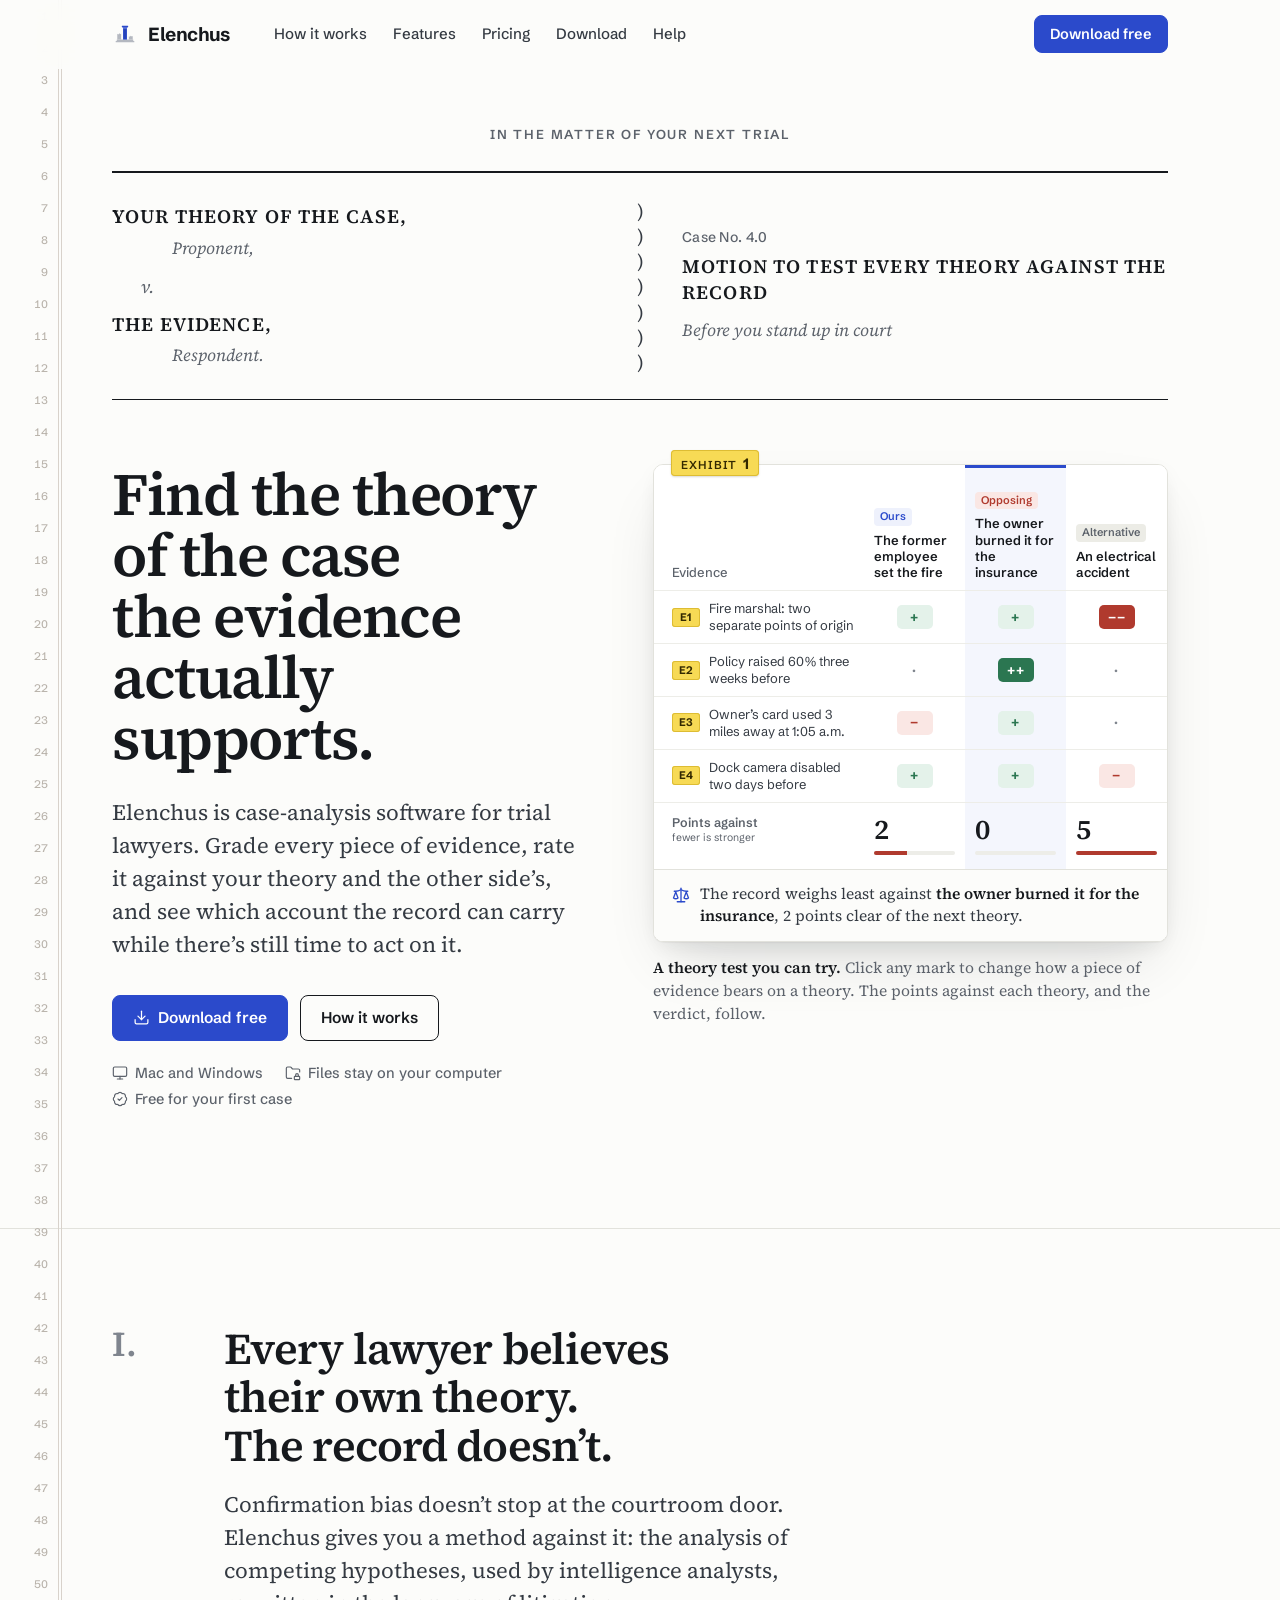
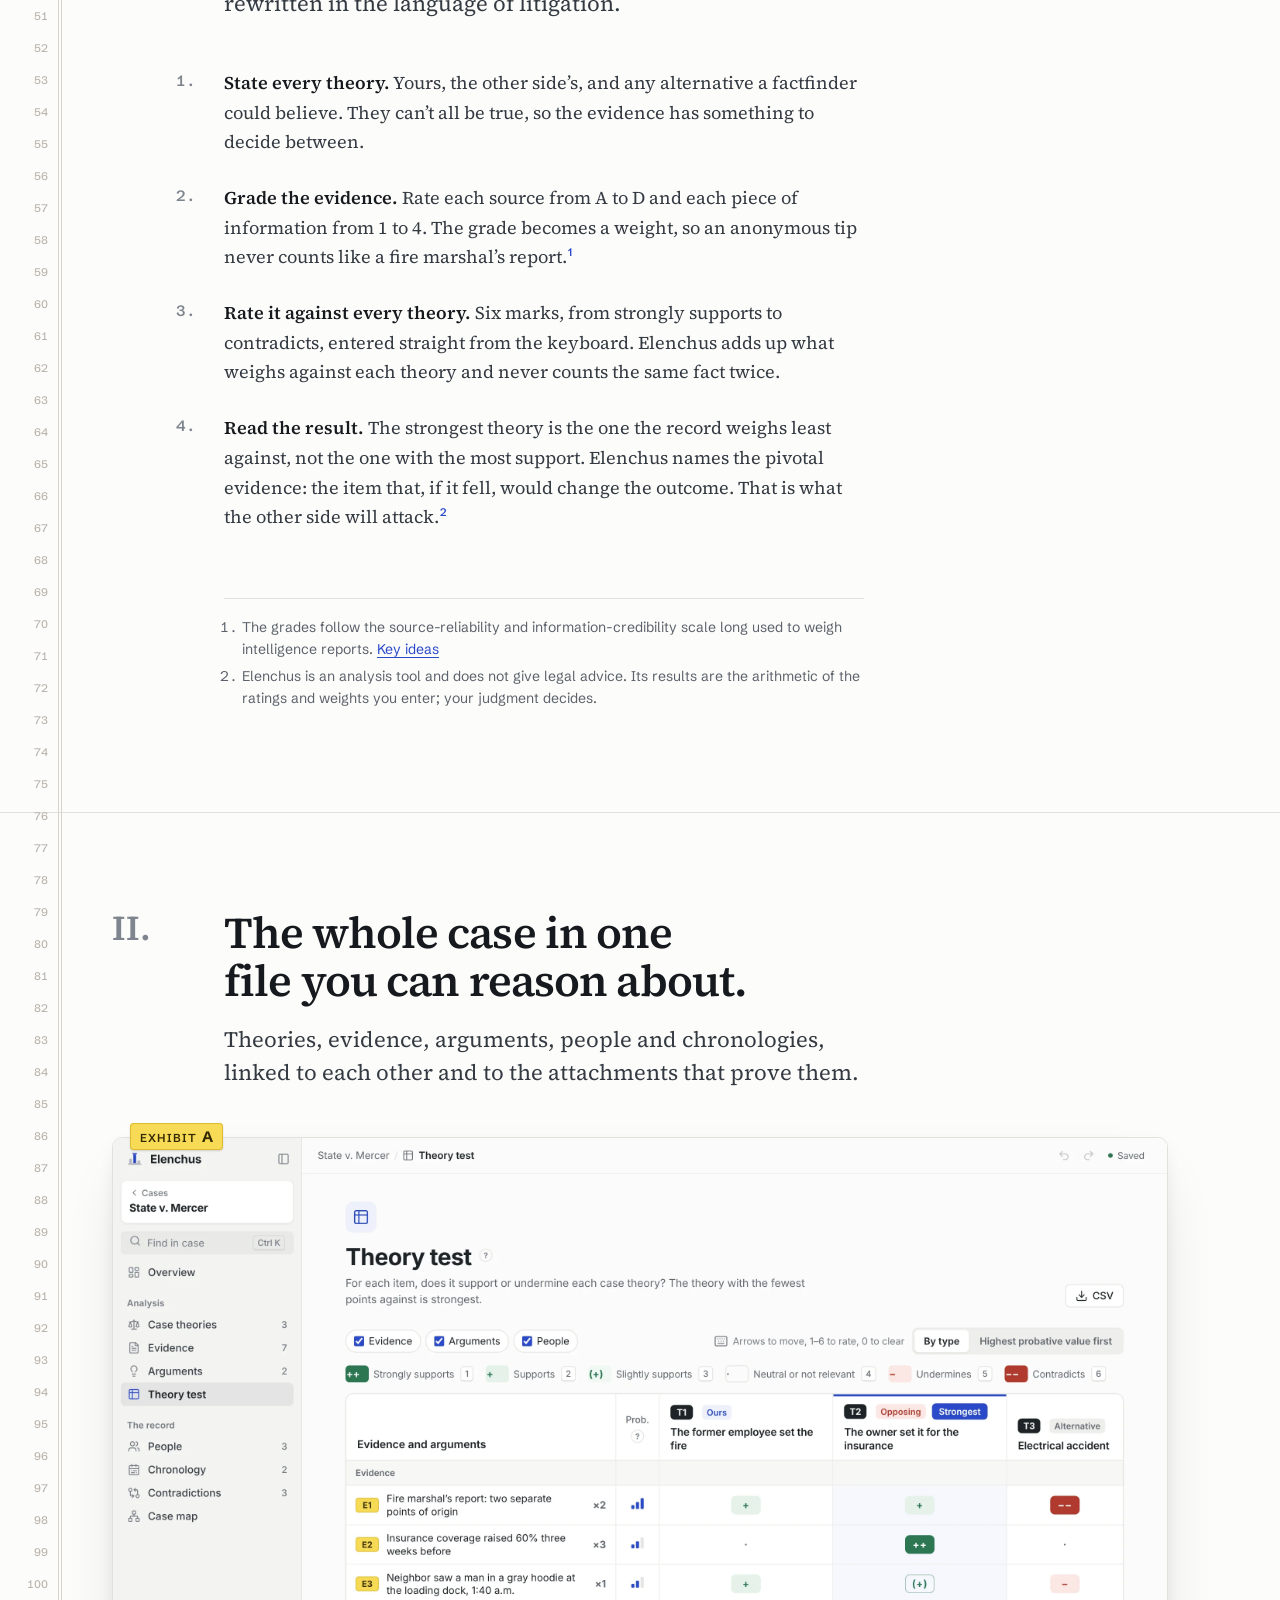
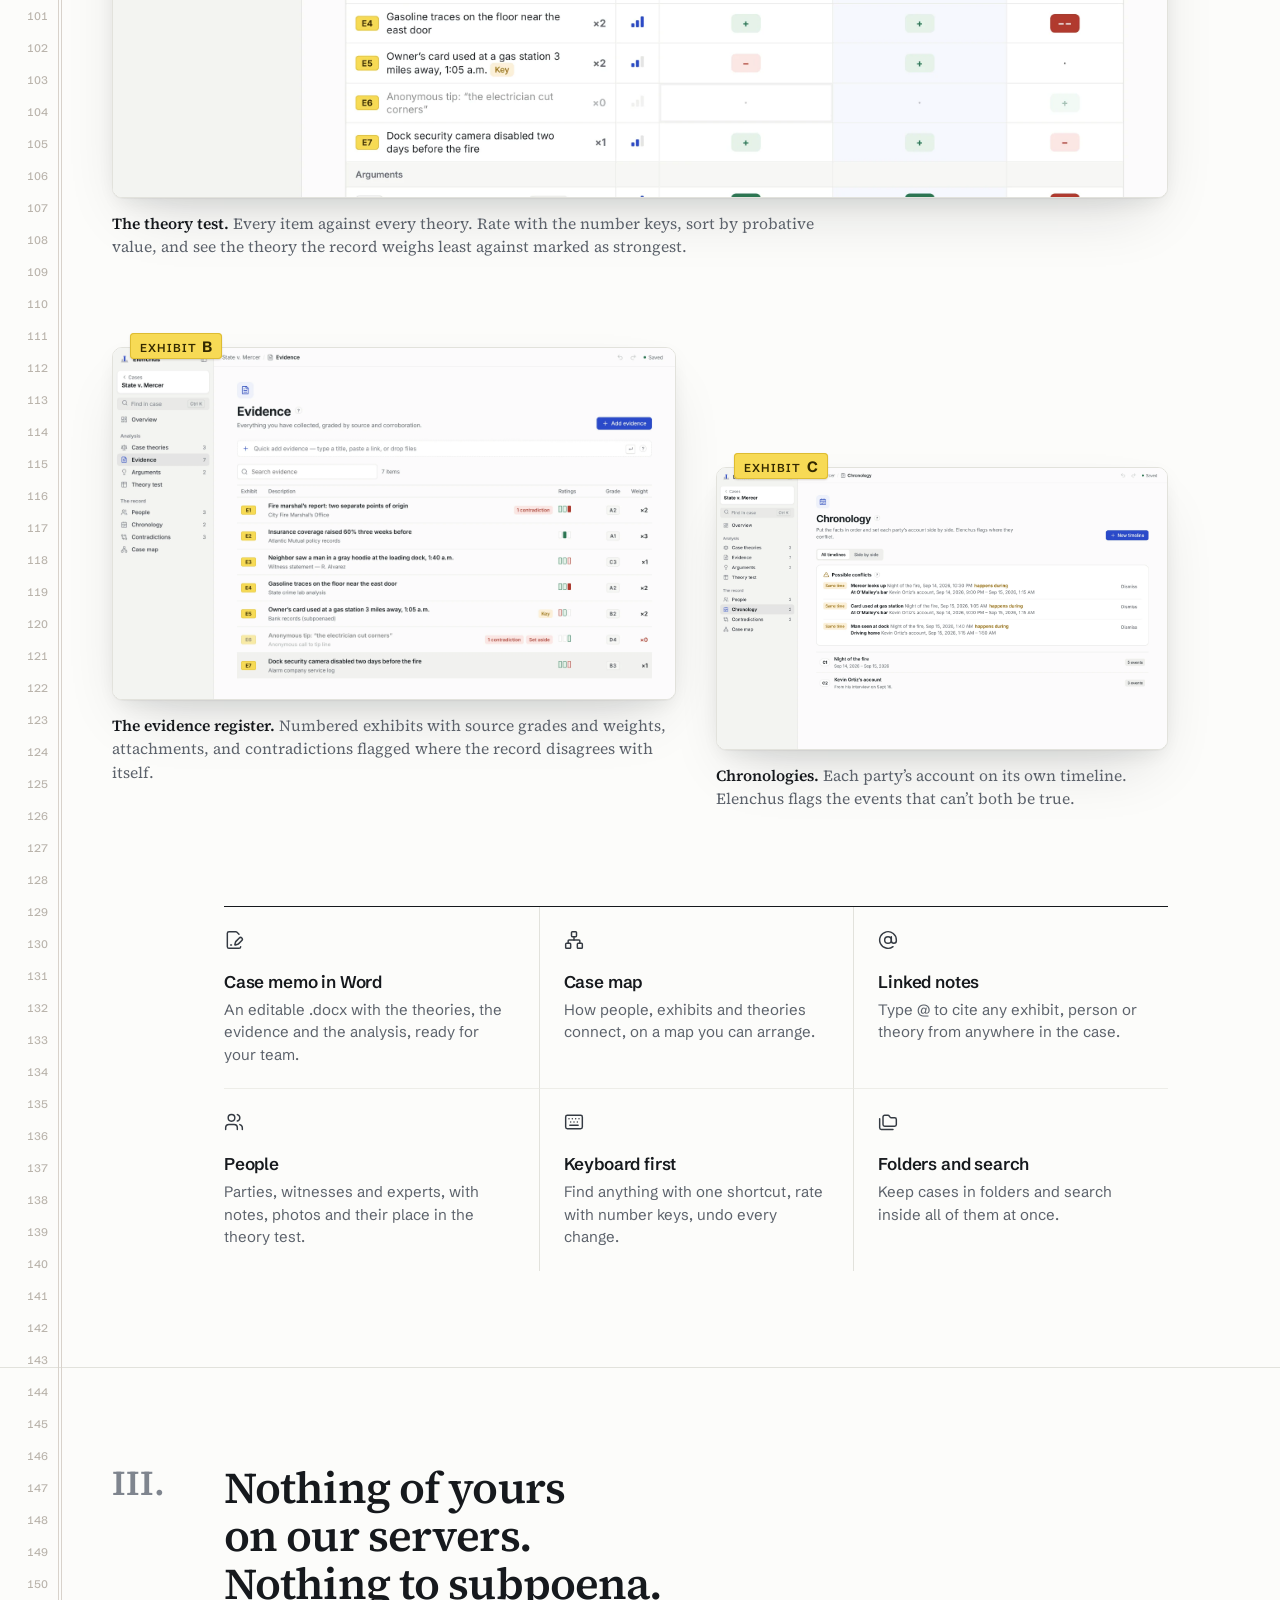
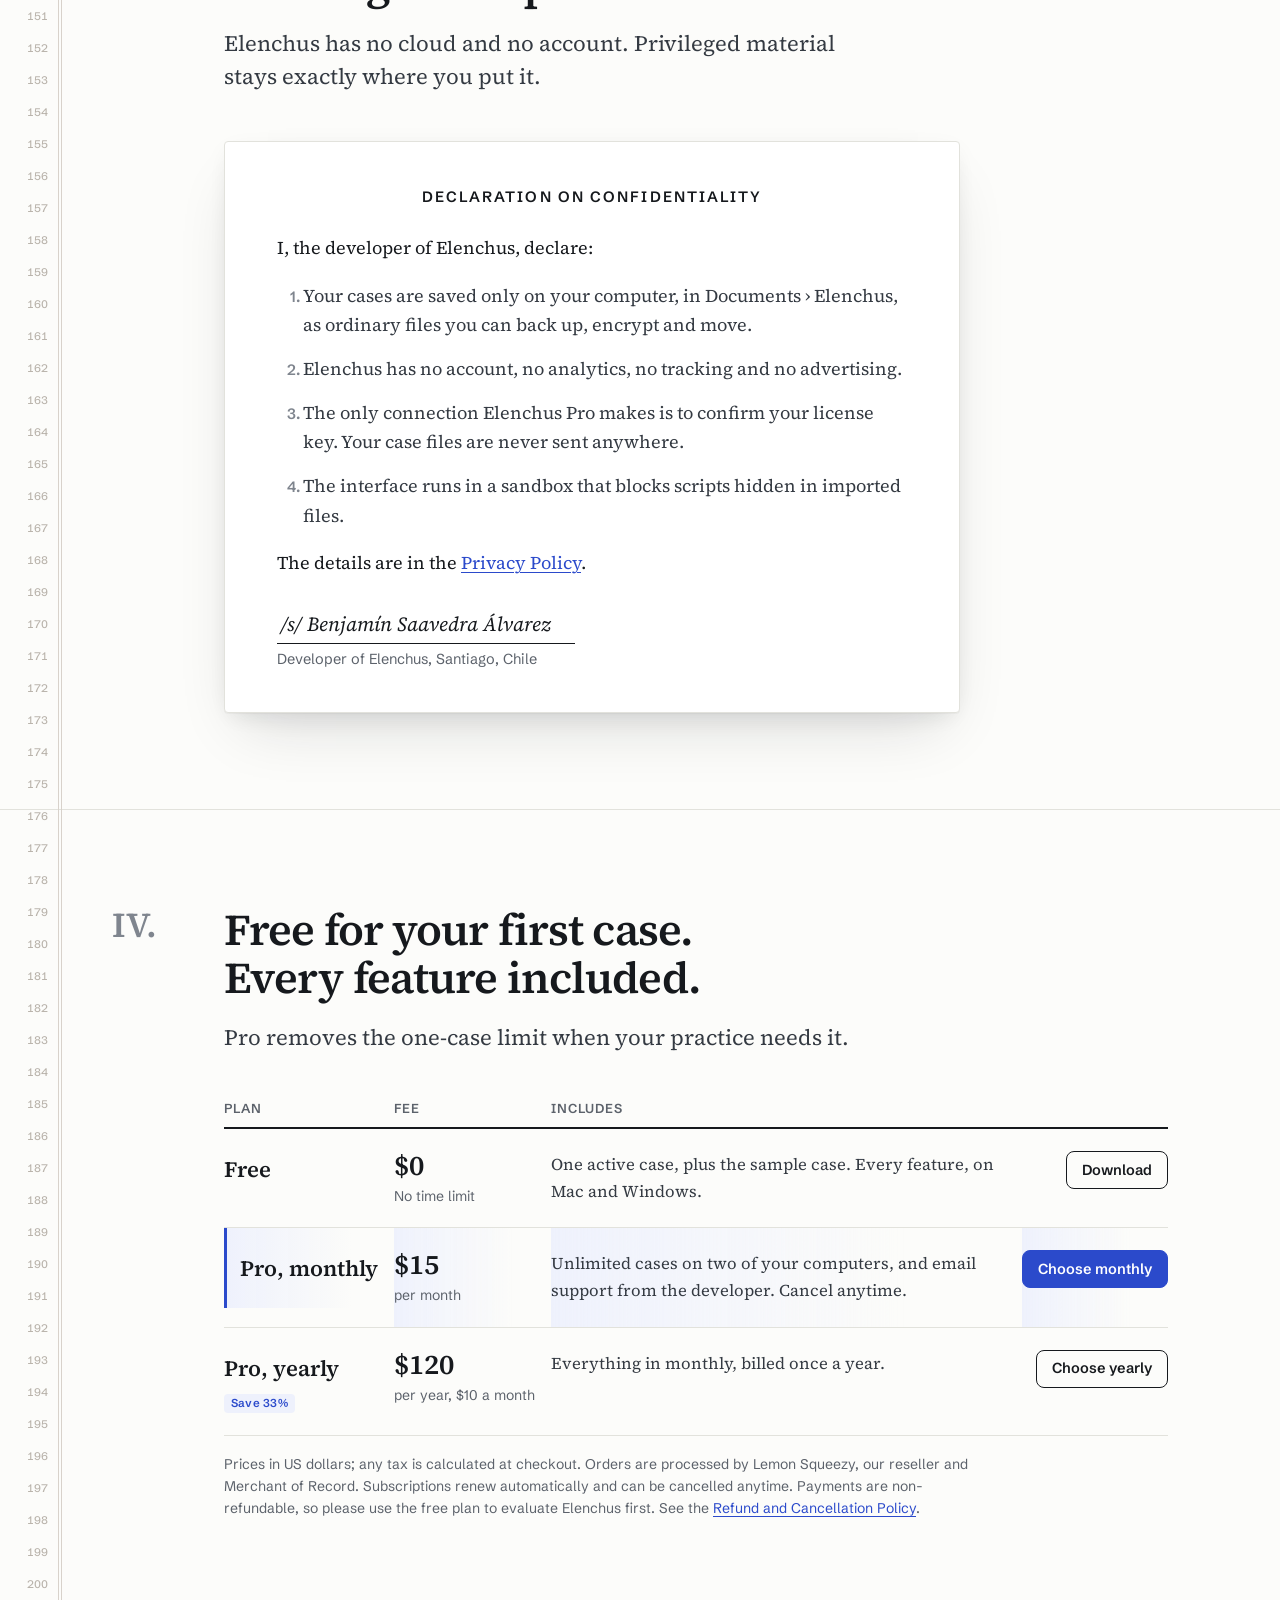
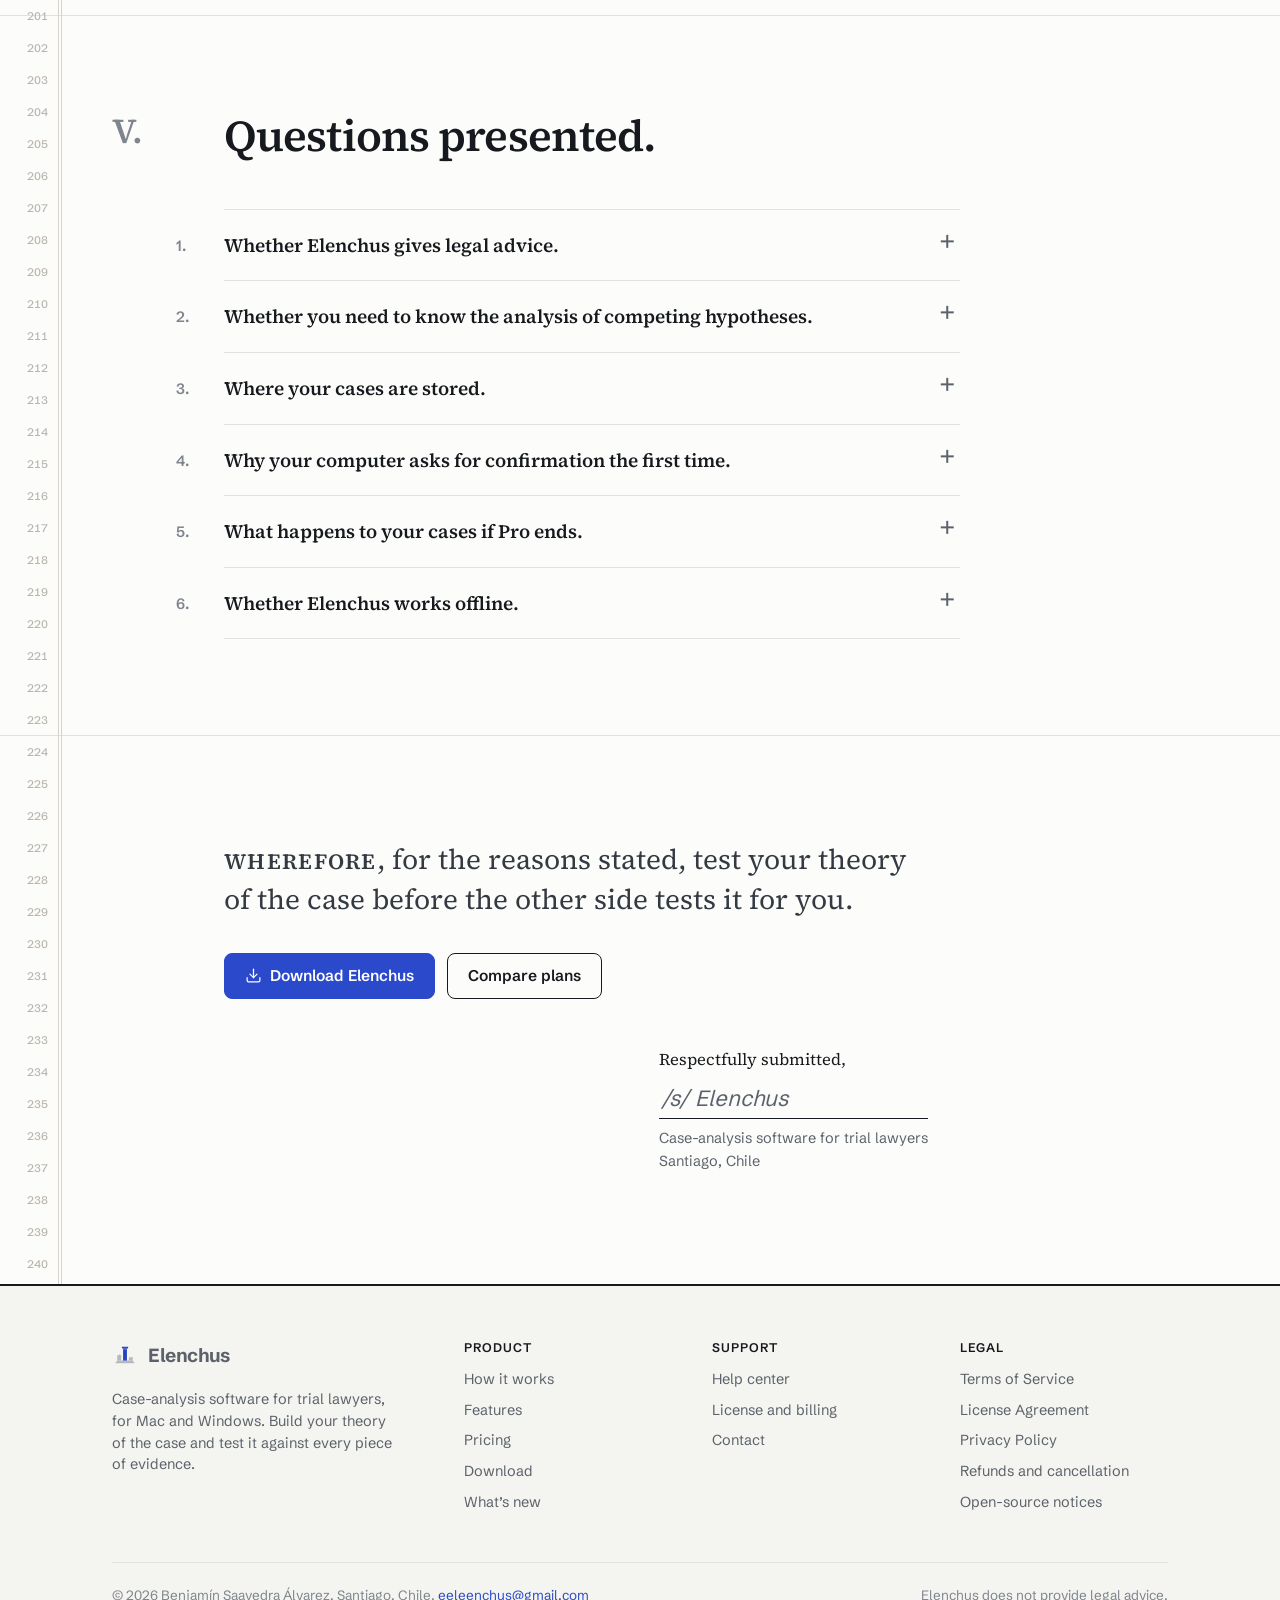
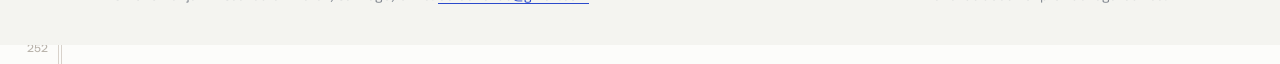
<file: index.html>
<!doctype html>
<html lang="en">
<head>
<meta charset="utf-8">
<meta name="viewport" content="width=device-width, initial-scale=1">
<title>Elenchus: test your theory of the case against the evidence</title>
<meta name="description" content="Case-analysis software for trial lawyers. Grade every piece of evidence, test your theory against the other side&#x27;s, and find the weak points before trial. Mac and Windows. Free for your first case.">
<link rel="canonical" href="https://eeleenchus.github.io/">
<meta property="og:type" content="website">
<meta property="og:site_name" content="Elenchus">
<meta property="og:title" content="Elenchus: test your theory of the case against the evidence">
<meta property="og:description" content="Case-analysis software for trial lawyers. Grade every piece of evidence, test your theory against the other side&#x27;s, and find the weak points before trial. Mac and Windows. Free for your first case.">
<meta property="og:url" content="https://eeleenchus.github.io/">
<meta property="og:image" content="https://eeleenchus.github.io/img/og.png">
<meta name="twitter:card" content="summary_large_image">
<meta name="theme-color" content="#FCFCFA">
<link rel="icon" type="image/png" sizes="32x32" href="img/favicon-32.png">
<link rel="apple-touch-icon" href="img/apple-touch-icon.png">
<link rel="preload" href="fonts/source-serif-4-latin-600-normal.woff2" as="font" type="font/woff2" crossorigin>
<link rel="preload" href="fonts/source-serif-4-latin-400-normal.woff2" as="font" type="font/woff2" crossorigin>
<link rel="stylesheet" href="assets/site.css?v=1793666538">
<script src="assets/site.js?v=1793666538" defer></script>
</head>
<body>
<div class="rail" aria-hidden="true"></div>
<a class="skip" href="#main">Skip to content</a>
<header class="top">
  <div class="wrap">
    <a class="logo" href="./" aria-label="Elenchus home"><img src="img/mark.svg" alt="" width="26" height="26">Elenchus</a>
    <nav class="nav" id="nav" aria-label="Main">
      <a href="./#method" >How it works</a>
      <a href="./#record" >Features</a>
      <a href="pricing.html" >Pricing</a>
      <a href="download.html" >Download</a>
      <a href="help.html" >Help</a>
    </nav>
    <div class="top-cta">
      <a class="btn btn-primary btn-sm" href="download.html">Download free</a>
    </div>
    <button class="menu-btn" aria-label="Menu" aria-expanded="false" aria-controls="nav"><svg class="i" aria-hidden="true" xmlns="http://www.w3.org/2000/svg" viewBox="0 0 24 24" fill="none" stroke="currentColor" stroke-width="2" stroke-linecap="round" stroke-linejoin="round" > <line x1="4" x2="20" y1="12" y2="12" /> <line x1="4" x2="20" y1="6" y2="6" /> <line x1="4" x2="20" y1="18" y2="18" /> </svg></button>
  </div>
</header>
<main id="main">
<template id="ic-scale"><svg class="i" aria-hidden="true" xmlns="http://www.w3.org/2000/svg" viewBox="0 0 24 24" fill="none" stroke="currentColor" stroke-width="2" stroke-linecap="round" stroke-linejoin="round" > <path d="m16 16 3-8 3 8c-.87.65-1.92 1-3 1s-2.13-.35-3-1Z" /> <path d="m2 16 3-8 3 8c-.87.65-1.92 1-3 1s-2.13-.35-3-1Z" /> <path d="M7 21h10" /> <path d="M12 3v18" /> <path d="M3 7h2c2 0 5-1 7-2 2 1 5 2 7 2h2" /> </svg></template>
<div class="wrap">
  <section class="filing" aria-label="Introduction">
    <p class="court">In the matter of your next trial</p>
    <div class="caption" aria-hidden="true">
      <div class="parties">
        <div class="party">Your theory of the case,</div>
        <div class="role">Proponent,</div>
        <div class="versus">v.</div>
        <div class="party">The evidence,</div>
        <div class="role">Respondent.</div>
      </div>
      <div class="paren"><span>)</span><span>)</span><span>)</span><span>)</span><span>)</span><span>)</span><span>)</span></div>
      <div class="matter">
        <span class="no">Case No. 4.0</span>
        <span class="title">Motion to test every theory against the record</span>
        <span class="judge">Before you stand up in court</span>
      </div>
    </div>

    <div class="hero">
      <div>
        <h1 class="h1">Find the theory of the case the evidence actually supports.</h1>
        <p class="lede">Elenchus is case-analysis software for trial lawyers. Grade every piece of evidence, rate it against your theory and the other side’s, and see which account the record can carry while there’s still time to act on it.</p>
        <div class="cta-row">
          <a class="btn btn-primary" href="download.html"><svg class="i" aria-hidden="true" xmlns="http://www.w3.org/2000/svg" viewBox="0 0 24 24" fill="none" stroke="currentColor" stroke-width="2" stroke-linecap="round" stroke-linejoin="round" > <path d="M21 15v4a2 2 0 0 1-2 2H5a2 2 0 0 1-2-2v-4" /> <polyline points="7 10 12 15 17 10" /> <line x1="12" x2="12" y1="15" y2="3" /> </svg>Download free</a>
          <a class="btn" href="#method">How it works</a>
        </div>
        <p class="facts-line"><span><svg class="i" aria-hidden="true" xmlns="http://www.w3.org/2000/svg" viewBox="0 0 24 24" fill="none" stroke="currentColor" stroke-width="2" stroke-linecap="round" stroke-linejoin="round" > <rect width="20" height="14" x="2" y="3" rx="2" /> <line x1="8" x2="16" y1="21" y2="21" /> <line x1="12" x2="12" y1="17" y2="21" /> </svg>Mac and Windows</span><span><svg class="i" aria-hidden="true" xmlns="http://www.w3.org/2000/svg" viewBox="0 0 24 24" fill="none" stroke="currentColor" stroke-width="2" stroke-linecap="round" stroke-linejoin="round" > <rect width="8" height="5" x="14" y="17" rx="1" /> <path d="M10 20H4a2 2 0 0 1-2-2V5a2 2 0 0 1 2-2h3.9a2 2 0 0 1 1.69.9l.81 1.2a2 2 0 0 0 1.67.9H20a2 2 0 0 1 2 2v2.5" /> <path d="M20 17v-2a2 2 0 1 0-4 0v2" /> </svg>Files stay on your computer</span><span><svg class="i" aria-hidden="true" xmlns="http://www.w3.org/2000/svg" viewBox="0 0 24 24" fill="none" stroke="currentColor" stroke-width="2" stroke-linecap="round" stroke-linejoin="round" > <path d="M3.85 8.62a4 4 0 0 1 4.78-4.77 4 4 0 0 1 6.74 0 4 4 0 0 1 4.78 4.78 4 4 0 0 1 0 6.74 4 4 0 0 1-4.77 4.78 4 4 0 0 1-6.75 0 4 4 0 0 1-4.78-4.77 4 4 0 0 1 0-6.76Z" /> <path d="m9 12 2 2 4-4" /> </svg>Free for your first case</span></p>
      </div>
      <figure class="exhibit">
        <span class="sticker">Exhibit <b>1</b></span>
        <div class="plate"><div class="demo" id="demo"></div></div>
        <figcaption><b>A theory test you can try.</b> Click any mark to change how a piece of evidence bears on a theory. The points against each theory, and the verdict, follow.</figcaption>
      </figure>
    </div>
  </section>
</div>

<section class="part" id="method">
  <div class="wrap">
    <header class="part-head">
      <span class="numeral" aria-hidden="true">I.</span>
      <div><h2 class="h2">Every lawyer believes their own theory. The record doesn’t.</h2></div>
      <p>Confirmation bias doesn’t stop at the courtroom door. Elenchus gives you a method against it: the analysis of competing hypotheses, used by intelligence analysts, rewritten in the language of litigation.</p>
    </header>
    <div class="body">
      <ol class="paras">
        <li><b>State every theory.</b> Yours, the other side’s, and any alternative a factfinder could believe. They can’t all be true, so the evidence has something to decide between.</li>
        <li><b>Grade the evidence.</b> Rate each source from A to D and each piece of information from 1 to 4. The grade becomes a weight, so an anonymous tip never counts like a fire marshal’s report.<span class="fn"><a href="#fn1" id="r1" aria-label="Note 1">1</a></span></li>
        <li><b>Rate it against every theory.</b> Six marks, from strongly supports to contradicts, entered straight from the keyboard. Elenchus adds up what weighs against each theory and never counts the same fact twice.</li>
        <li><b>Read the result.</b> The strongest theory is the one the record weighs least against, not the one with the most support. Elenchus names the pivotal evidence: the item that, if it fell, would change the outcome. That is what the other side will attack.<span class="fn"><a href="#fn2" id="r2" aria-label="Note 2">2</a></span></li>
      </ol>
    </div>
    <div class="footnotes" role="doc-endnotes">
      <ol>
        <li id="fn1">The grades follow the source-reliability and information-credibility scale long used to weigh intelligence reports. <a href="help.html#concepts" aria-label="Back: see key ideas">Key ideas</a></li>
        <li id="fn2">Elenchus is an analysis tool and does not give legal advice. Its results are the arithmetic of the ratings and weights you enter; your judgment decides.</li>
      </ol>
    </div>
  </div>
</section>

<section class="part" id="record">
  <div class="wrap">
    <header class="part-head">
      <span class="numeral" aria-hidden="true">II.</span>
      <div><h2 class="h2">The whole case in one file you can reason about.</h2></div>
      <p>Theories, evidence, arguments, people and chronologies, linked to each other and to the attachments that prove them.</p>
    </header>
    <figure class="exhibit ex-main">
      <span class="sticker">Exhibit <b>A</b></span>
      <div class="plate"><picture><source media="(max-width: 900px)" srcset="img/compare-sm.webp"><img src="img/compare.webp" width="2720" height="1700" alt="The theory test in Elenchus: seven pieces of evidence and one argument rated against three case theories, with points against each." loading="lazy"></picture></div>
      <figcaption><b>The theory test.</b> Every item against every theory. Rate with the number keys, sort by probative value, and see the theory the record weighs least against marked as strongest.</figcaption>
    </figure>
    <div class="ex-pair">
      <figure class="exhibit">
        <span class="sticker">Exhibit <b>B</b></span>
        <div class="plate"><picture><source media="(max-width: 900px)" srcset="img/evidence-sm.webp"><img src="img/evidence.webp" width="2720" height="1700" alt="The evidence register: numbered exhibits with source grades, weights and flags." loading="lazy"></picture></div>
        <figcaption><b>The evidence register.</b> Numbered exhibits with source grades and weights, attachments, and contradictions flagged where the record disagrees with itself.</figcaption>
      </figure>
      <figure class="exhibit">
        <span class="sticker">Exhibit <b>C</b></span>
        <div class="plate"><picture><source media="(max-width: 900px)" srcset="img/timelines-sm.webp"><img src="img/timelines.webp" width="2720" height="1700" alt="Chronologies with possible conflicts flagged between two accounts of the same night." loading="lazy"></picture></div>
        <figcaption><b>Chronologies.</b> Each party’s account on its own timeline. Elenchus flags the events that can’t both be true.</figcaption>
      </figure>
    </div>
    <div class="minor">
      <div><svg class="i" aria-hidden="true" xmlns="http://www.w3.org/2000/svg" viewBox="0 0 24 24" fill="none" stroke="currentColor" stroke-width="2" stroke-linecap="round" stroke-linejoin="round" > <path d="m18 5-2.414-2.414A2 2 0 0 0 14.172 2H6a2 2 0 0 0-2 2v16a2 2 0 0 0 2 2h12a2 2 0 0 0 2-2" /> <path d="M21.378 12.626a1 1 0 0 0-3.004-3.004l-4.01 4.012a2 2 0 0 0-.506.854l-.837 2.87a.5.5 0 0 0 .62.62l2.87-.837a2 2 0 0 0 .854-.506z" /> <path d="M8 18h1" /> </svg><h3>Case memo in Word</h3><p>An editable .docx with the theories, the evidence and the analysis, ready for your team.</p></div>
      <div><svg class="i" aria-hidden="true" xmlns="http://www.w3.org/2000/svg" viewBox="0 0 24 24" fill="none" stroke="currentColor" stroke-width="2" stroke-linecap="round" stroke-linejoin="round" > <rect x="16" y="16" width="6" height="6" rx="1" /> <rect x="2" y="16" width="6" height="6" rx="1" /> <rect x="9" y="2" width="6" height="6" rx="1" /> <path d="M5 16v-3a1 1 0 0 1 1-1h12a1 1 0 0 1 1 1v3" /> <path d="M12 12V8" /> </svg><h3>Case map</h3><p>How people, exhibits and theories connect, on a map you can arrange.</p></div>
      <div><svg class="i" aria-hidden="true" xmlns="http://www.w3.org/2000/svg" viewBox="0 0 24 24" fill="none" stroke="currentColor" stroke-width="2" stroke-linecap="round" stroke-linejoin="round" > <circle cx="12" cy="12" r="4" /> <path d="M16 8v5a3 3 0 0 0 6 0v-1a10 10 0 1 0-4 8" /> </svg><h3>Linked notes</h3><p>Type @ to cite any exhibit, person or theory from anywhere in the case.</p></div>
      <div><svg class="i" aria-hidden="true" xmlns="http://www.w3.org/2000/svg" viewBox="0 0 24 24" fill="none" stroke="currentColor" stroke-width="2" stroke-linecap="round" stroke-linejoin="round" > <path d="M16 21v-2a4 4 0 0 0-4-4H6a4 4 0 0 0-4 4v2" /> <circle cx="9" cy="7" r="4" /> <path d="M22 21v-2a4 4 0 0 0-3-3.87" /> <path d="M16 3.13a4 4 0 0 1 0 7.75" /> </svg><h3>People</h3><p>Parties, witnesses and experts, with notes, photos and their place in the theory test.</p></div>
      <div><svg class="i" aria-hidden="true" xmlns="http://www.w3.org/2000/svg" viewBox="0 0 24 24" fill="none" stroke="currentColor" stroke-width="2" stroke-linecap="round" stroke-linejoin="round" > <path d="M10 8h.01" /> <path d="M12 12h.01" /> <path d="M14 8h.01" /> <path d="M16 12h.01" /> <path d="M18 8h.01" /> <path d="M6 8h.01" /> <path d="M7 16h10" /> <path d="M8 12h.01" /> <rect width="20" height="16" x="2" y="4" rx="2" /> </svg><h3>Keyboard first</h3><p>Find anything with one shortcut, rate with number keys, undo every change.</p></div>
      <div><svg class="i" aria-hidden="true" xmlns="http://www.w3.org/2000/svg" viewBox="0 0 24 24" fill="none" stroke="currentColor" stroke-width="2" stroke-linecap="round" stroke-linejoin="round" > <path d="M20 17a2 2 0 0 0 2-2V9a2 2 0 0 0-2-2h-3.9a2 2 0 0 1-1.69-.9l-.81-1.2a2 2 0 0 0-1.67-.9H8a2 2 0 0 0-2 2v9a2 2 0 0 0 2 2Z" /> <path d="M2 8v11a2 2 0 0 0 2 2h14" /> </svg><h3>Folders and search</h3><p>Keep cases in folders and search inside all of them at once.</p></div>
    </div>
  </div>
</section>

<section class="part" id="privacy">
  <div class="wrap">
    <header class="part-head">
      <span class="numeral" aria-hidden="true">III.</span>
      <div><h2 class="h2">Nothing of yours on our servers. Nothing to subpoena.</h2></div>
      <p>Elenchus has no cloud and no account. Privileged material stays exactly where you put it.</p>
    </header>
    <div class="declaration">
      <p class="dtitle">Declaration on confidentiality</p>
      <p class="intro">I, the developer of Elenchus, declare:</p>
      <ol>
        <li>Your cases are saved only on your computer, in Documents › Elenchus, as ordinary files you can back up, encrypt and move.</li>
        <li>Elenchus has no account, no analytics, no tracking and no advertising.</li>
        <li>The only connection Elenchus Pro makes is to confirm your license key. Your case files are never sent anywhere.</li>
        <li>The interface runs in a sandbox that blocks scripts hidden in imported files.</li>
      </ol>
      <p style="margin:18px 0 0">The details are in the <a href="privacy.html">Privacy Policy</a>.</p>
      <div class="sig"><span class="s">/s/ Benjamín Saavedra Álvarez</span><span></span><span class="who">Developer of Elenchus, Santiago, Chile</span></div>
    </div>
  </div>
</section>

<section class="part" id="fees">
  <div class="wrap">
    <header class="part-head">
      <span class="numeral" aria-hidden="true">IV.</span>
      <div><h2 class="h2">Free for your first case. Every feature included.</h2></div>
      <p>Pro removes the one-case limit when your practice needs it.</p>
    </header>
    <div class="fees">
      <table class="fee-table">
        <thead><tr><th scope="col">Plan</th><th scope="col">Fee</th><th scope="col">Includes</th><th scope="col"><span class="sr">Action</span></th></tr></thead>
        <tbody>
          <tr><td class="plan">Free</td><td class="amt">$0<small>No time limit</small></td><td class="inc">One active case, plus the sample case. Every feature, on Mac and Windows.</td><td class="act"><a class="btn btn-sm" href="download.html">Download</a></td></tr>
          <tr class="rec"><td class="plan">Pro, monthly</td><td class="amt">$15<small>per month</small></td><td class="inc">Unlimited cases on two of your computers, and email support from the developer. Cancel anytime.</td><td class="act"><a class="btn btn-primary btn-sm" href="pricing.html">Choose monthly</a></td></tr>
          <tr><td class="plan">Pro, yearly <span class="tagline">Save 33%</span></td><td class="amt">$120<small>per year, $10 a month</small></td><td class="inc">Everything in monthly, billed once a year.</td><td class="act"><a class="btn btn-sm" href="pricing.html">Choose yearly</a></td></tr>
        </tbody>
      </table>
      <p class="fee-note">Prices in US dollars; any tax is calculated at checkout. Orders are processed by Lemon Squeezy, our reseller and Merchant of Record. Subscriptions renew automatically and can be cancelled anytime. Payments are non-refundable, so please use the free plan to evaluate Elenchus first. See the <a href="refunds.html">Refund and Cancellation Policy</a>.</p>
    </div>
  </div>
</section>

<section class="part" id="questions">
  <div class="wrap">
    <header class="part-head">
      <span class="numeral" aria-hidden="true">V.</span>
      <div><h2 class="h2">Questions presented.</h2></div>
    </header>
    <div class="qp">
      <details><summary>Whether Elenchus gives legal advice.</summary><div class="a"><p>It doesn’t. Elenchus is an analysis tool. Its results are the arithmetic of the ratings and weights you enter, and your professional judgment always decides.</p></div></details>
      <details><summary>Whether you need to know the analysis of competing hypotheses.</summary><div class="a"><p>No. Elenchus speaks the language of litigation: case theories, evidence, arguments and the theory test. A sample case and a short tour show you the method in a few minutes.</p></div></details>
      <details><summary>Where your cases are stored.</summary><div class="a"><p>On your computer, in Documents › Elenchus. We never receive them. Back them up like any client file and turn on full-disk encryption (FileVault or BitLocker).</p></div></details>
      <details><summary>Why your computer asks for confirmation the first time.</summary><div class="a"><p>Elenchus isn’t yet signed with paid Apple and Microsoft developer certificates, so your system asks you to confirm once. The <a href="download.html#install">install guide</a> shows the extra click. Download Elenchus only from this site.</p></div></details>
      <details><summary>What happens to your cases if Pro ends.</summary><div class="a"><p>Nothing is deleted. You can still open, read, print and export every case. If you have more than one active case, editing pauses until you renew or keep only one.</p></div></details>
      <details><summary>Whether Elenchus works offline.</summary><div class="a"><p>Yes. No account or connection is needed to work. Elenchus Pro checks the license now and then, and keeps working for 30 days without a connection.</p></div></details>
    </div>
  </div>
</section>

<section class="conclusion">
  <div class="wrap">
    <div class="body">
      <p class="wherefore"><em>Wherefore</em>, for the reasons stated, test your theory of the case before the other side tests it for you.</p>
      <div class="cta-row"><a class="btn btn-primary" href="download.html"><svg class="i" aria-hidden="true" xmlns="http://www.w3.org/2000/svg" viewBox="0 0 24 24" fill="none" stroke="currentColor" stroke-width="2" stroke-linecap="round" stroke-linejoin="round" > <path d="M21 15v4a2 2 0 0 1-2 2H5a2 2 0 0 1-2-2v-4" /> <polyline points="7 10 12 15 17 10" /> <line x1="12" x2="12" y1="15" y2="3" /> </svg>Download Elenchus</a><a class="btn" href="pricing.html">Compare plans</a></div>
      <div class="signoff">Respectfully submitted,<span class="s">/s/ Elenchus</span><span>Case-analysis software for trial lawyers</span><span>Santiago, Chile</span></div>
    </div>
  </div>
</section>

</main>
<footer>
  <div class="wrap">
    <div class="foot">
      <div class="foot-about">
        <a class="logo" href="./"><img src="img/mark.svg" alt="" width="28" height="28">Elenchus</a>
        <p>Case-analysis software for trial lawyers, for Mac and Windows. Build your theory of the case and test it against every piece of evidence.</p>
      </div>
      <div><h4>Product</h4><ul><li><a href="./#method">How it works</a></li><li><a href="./#record">Features</a></li><li><a href="pricing.html">Pricing</a></li><li><a href="download.html">Download</a></li><li><a href="download.html#whats-new">What’s new</a></li></ul></div>
      <div><h4>Support</h4><ul><li><a href="help.html">Help center</a></li><li><a href="help.html#licensing">License and billing</a></li><li><a href="contact.html">Contact</a></li></ul></div>
      <div><h4>Legal</h4><ul><li><a href="terms.html">Terms of Service</a></li><li><a href="eula.html">License Agreement</a></li><li><a href="privacy.html">Privacy Policy</a></li><li><a href="refunds.html">Refunds and cancellation</a></li><li><a href="third-party.html">Open-source notices</a></li></ul></div>
    </div>
    <div class="foot-base">
      <span>© 2026 Benjamín Saavedra Álvarez, Santiago, Chile. <a href="mailto:eeleenchus@gmail.com">eeleenchus@gmail.com</a></span>
      <span>Elenchus does not provide legal advice.</span>
    </div>
  </div>
</footer>
</body>
</html>
</file>
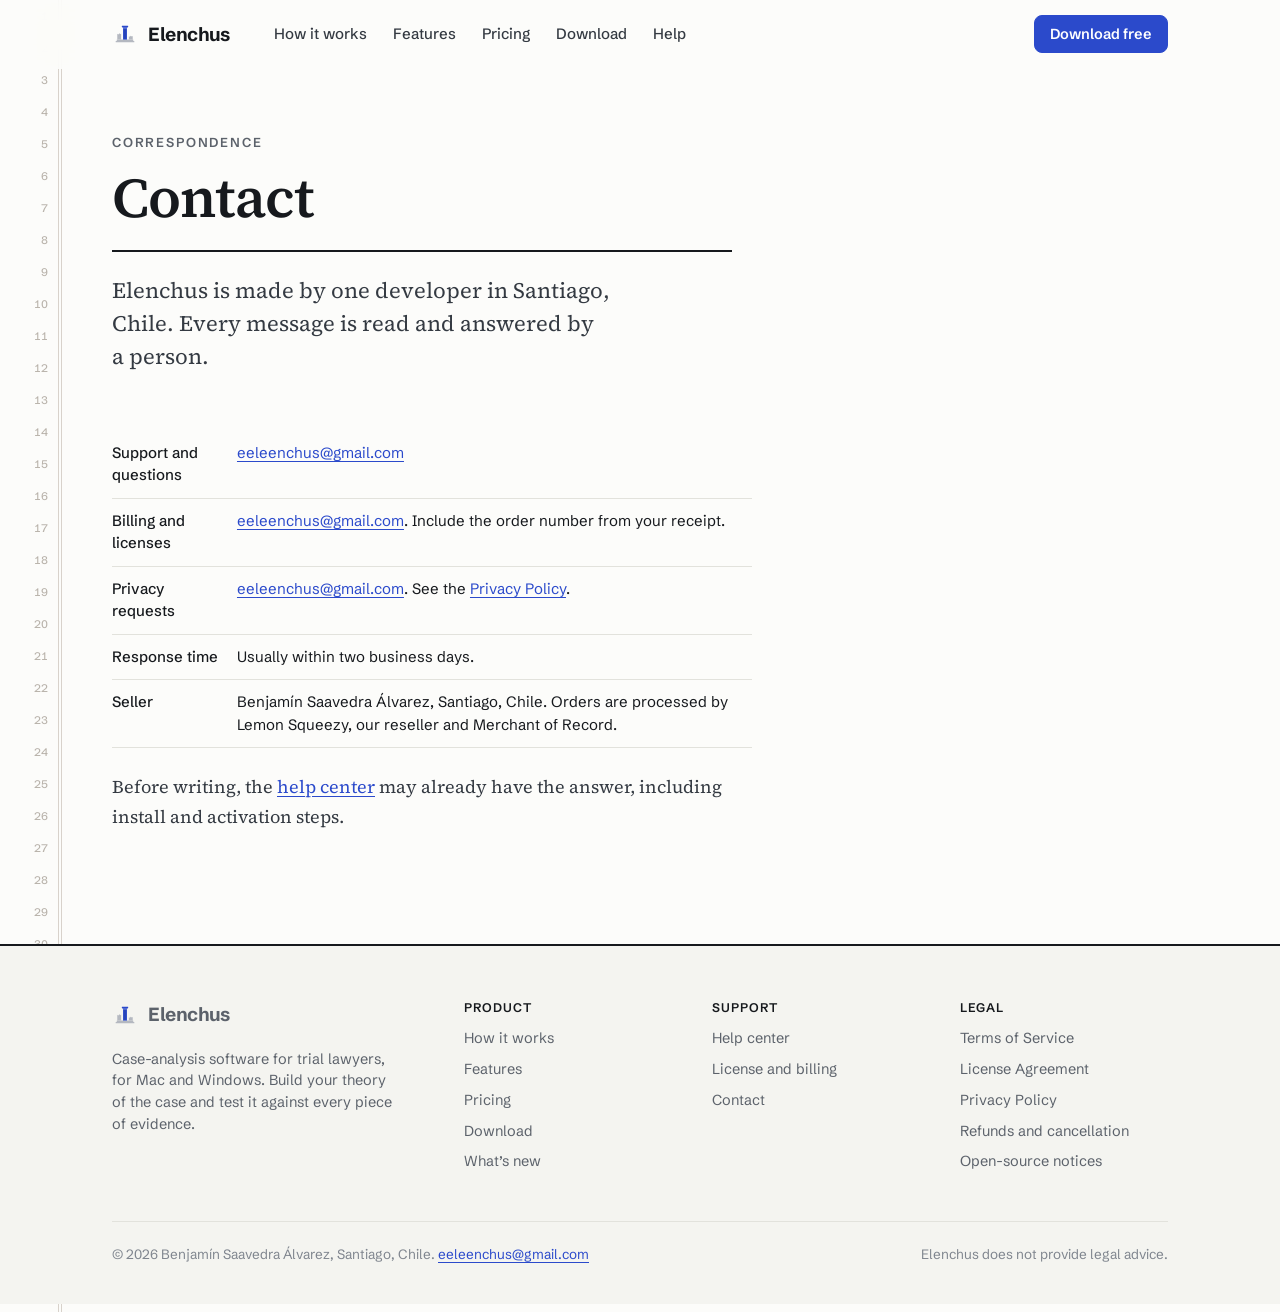
<file: contact.html>
<!doctype html>
<html lang="en">
<head>
<meta charset="utf-8">
<meta name="viewport" content="width=device-width, initial-scale=1">
<title>Contact | Elenchus</title>
<meta name="description" content="Contact the developer of Elenchus for support, billing and licensing questions.">
<link rel="canonical" href="https://eeleenchus.github.io/contact.html">
<meta property="og:type" content="website">
<meta property="og:site_name" content="Elenchus">
<meta property="og:title" content="Contact | Elenchus">
<meta property="og:description" content="Contact the developer of Elenchus for support, billing and licensing questions.">
<meta property="og:url" content="https://eeleenchus.github.io/contact.html">
<meta property="og:image" content="https://eeleenchus.github.io/img/og.png">
<meta name="twitter:card" content="summary_large_image">
<meta name="theme-color" content="#FCFCFA">
<link rel="icon" type="image/png" sizes="32x32" href="img/favicon-32.png">
<link rel="apple-touch-icon" href="img/apple-touch-icon.png">
<link rel="preload" href="fonts/source-serif-4-latin-600-normal.woff2" as="font" type="font/woff2" crossorigin>
<link rel="preload" href="fonts/source-serif-4-latin-400-normal.woff2" as="font" type="font/woff2" crossorigin>
<link rel="stylesheet" href="assets/site.css?v=1793652446">
<script src="assets/site.js?v=1793652446" defer></script>
</head>
<body>
<div class="rail" aria-hidden="true"></div>
<a class="skip" href="#main">Skip to content</a>
<header class="top">
  <div class="wrap">
    <a class="logo" href="./" aria-label="Elenchus home"><img src="img/mark.svg" alt="" width="26" height="26">Elenchus</a>
    <nav class="nav" id="nav" aria-label="Main">
      <a href="./#method" >How it works</a>
      <a href="./#record" >Features</a>
      <a href="pricing.html" >Pricing</a>
      <a href="download.html" >Download</a>
      <a href="help.html" >Help</a>
    </nav>
    <div class="top-cta">
      <a class="btn btn-primary btn-sm" href="download.html">Download free</a>
    </div>
    <button class="menu-btn" aria-label="Menu" aria-expanded="false" aria-controls="nav"><svg class="i" aria-hidden="true" xmlns="http://www.w3.org/2000/svg" viewBox="0 0 24 24" fill="none" stroke="currentColor" stroke-width="2" stroke-linecap="round" stroke-linejoin="round" > <line x1="4" x2="20" y1="12" y2="12" /> <line x1="4" x2="20" y1="6" y2="6" /> <line x1="4" x2="20" y1="18" y2="18" /> </svg></button>
  </div>
</header>
<main id="main">
<div class="wrap"><header class="doc-head"><p class="court">Correspondence</p><h1 class="doc-title">Contact</h1><p class="lede">Elenchus is made by one developer in Santiago, Chile. Every message is read and answered by a person.</p></header>
    <div class="prose" style="margin-bottom:112px">
      <table>
        <tr><td>Support and questions</td><td><a href="mailto:eeleenchus@gmail.com">eeleenchus@gmail.com</a></td></tr>
        <tr><td>Billing and licenses</td><td><a href="mailto:eeleenchus@gmail.com?subject=Billing">eeleenchus@gmail.com</a>. Include the order number from your receipt.</td></tr>
        <tr><td>Privacy requests</td><td><a href="mailto:eeleenchus@gmail.com?subject=Privacy%20request">eeleenchus@gmail.com</a>. See the <a href="privacy.html">Privacy Policy</a>.</td></tr>
        <tr><td>Response time</td><td>Usually within two business days.</td></tr>
        <tr><td>Seller</td><td>Benjamín Saavedra Álvarez, Santiago, Chile. Orders are processed by Lemon Squeezy, our reseller and Merchant of Record.</td></tr>
      </table>
      <p>Before writing, the <a href="help.html">help center</a> may already have the answer, including install and activation steps.</p>
    </div>
</div>

</main>
<footer>
  <div class="wrap">
    <div class="foot">
      <div class="foot-about">
        <a class="logo" href="./"><img src="img/mark.svg" alt="" width="28" height="28">Elenchus</a>
        <p>Case-analysis software for trial lawyers, for Mac and Windows. Build your theory of the case and test it against every piece of evidence.</p>
      </div>
      <div><h4>Product</h4><ul><li><a href="./#method">How it works</a></li><li><a href="./#record">Features</a></li><li><a href="pricing.html">Pricing</a></li><li><a href="download.html">Download</a></li><li><a href="download.html#whats-new">What’s new</a></li></ul></div>
      <div><h4>Support</h4><ul><li><a href="help.html">Help center</a></li><li><a href="help.html#licensing">License and billing</a></li><li><a href="contact.html">Contact</a></li></ul></div>
      <div><h4>Legal</h4><ul><li><a href="terms.html">Terms of Service</a></li><li><a href="eula.html">License Agreement</a></li><li><a href="privacy.html">Privacy Policy</a></li><li><a href="refunds.html">Refunds and cancellation</a></li><li><a href="third-party.html">Open-source notices</a></li></ul></div>
    </div>
    <div class="foot-base">
      <span>© 2026 Benjamín Saavedra Álvarez, Santiago, Chile. <a href="mailto:eeleenchus@gmail.com">eeleenchus@gmail.com</a></span>
      <span>Elenchus does not provide legal advice.</span>
    </div>
  </div>
</footer>
</body>
</html>
</file>
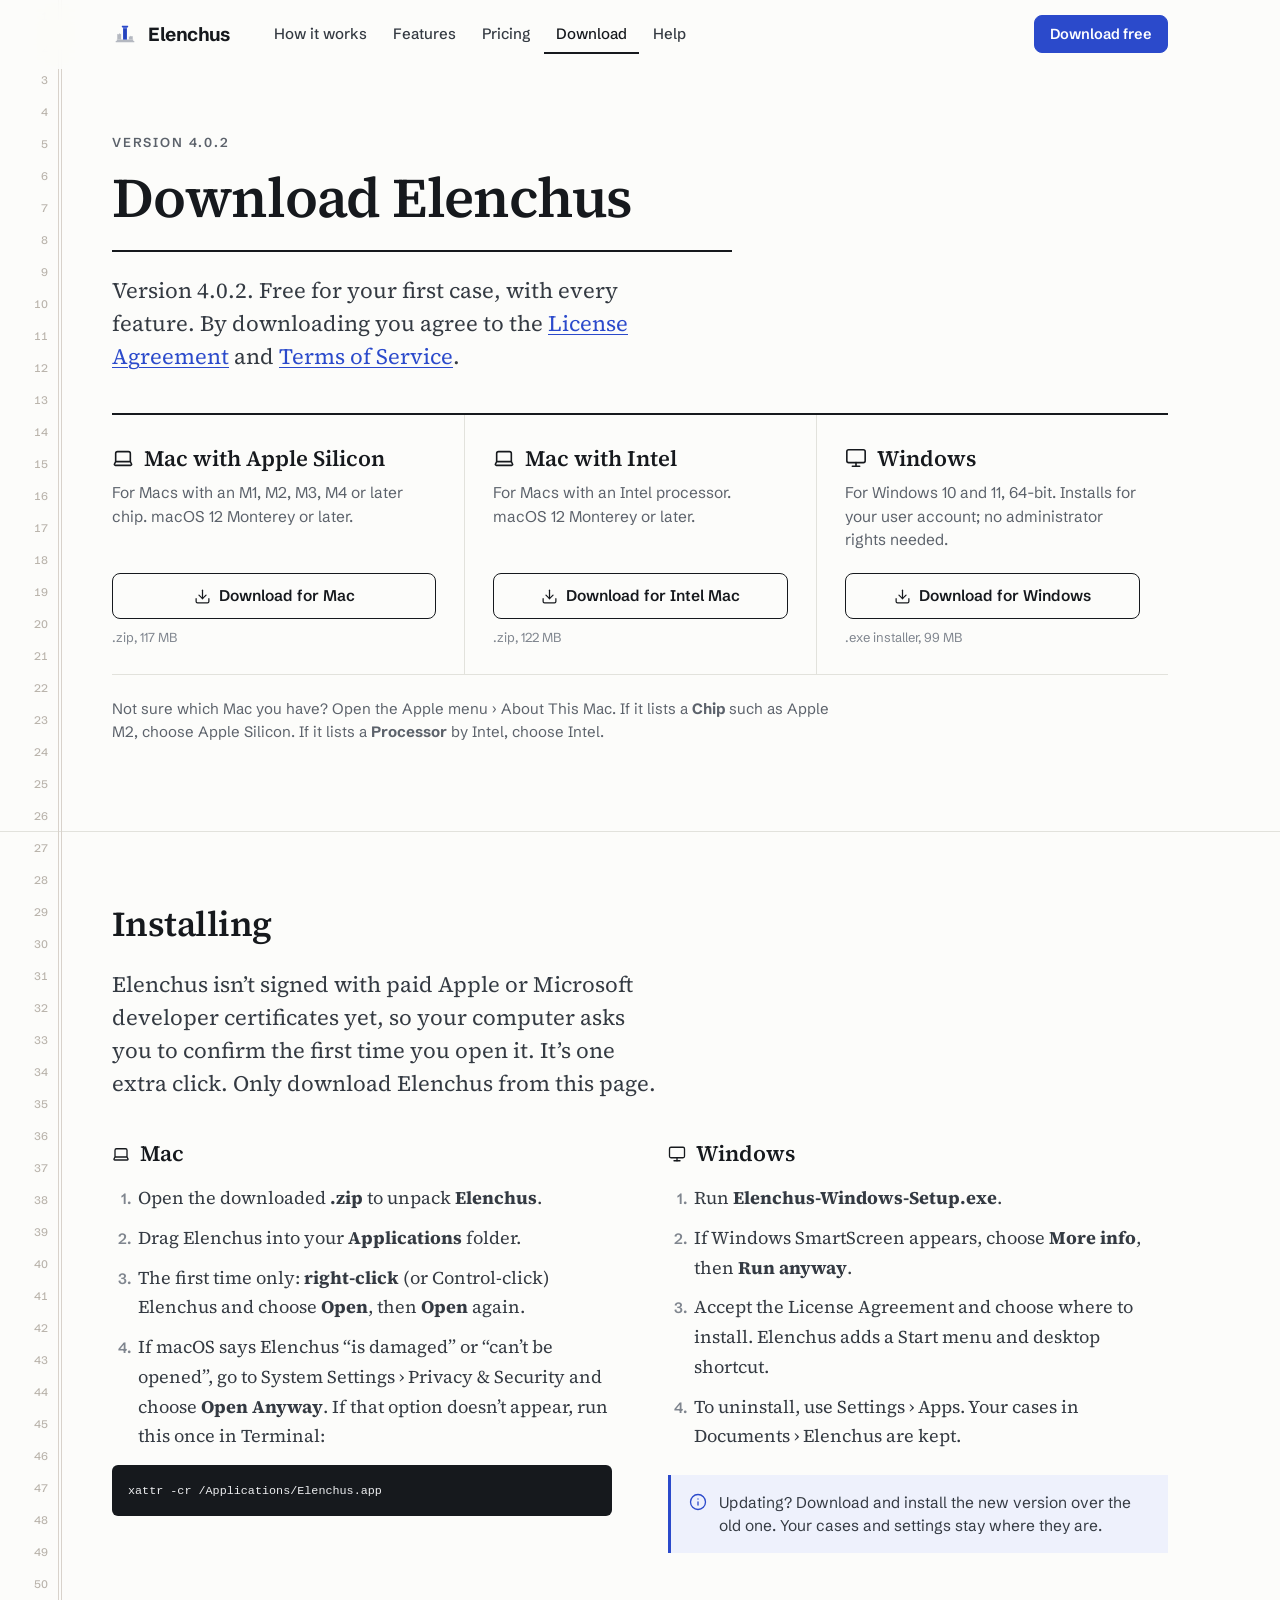
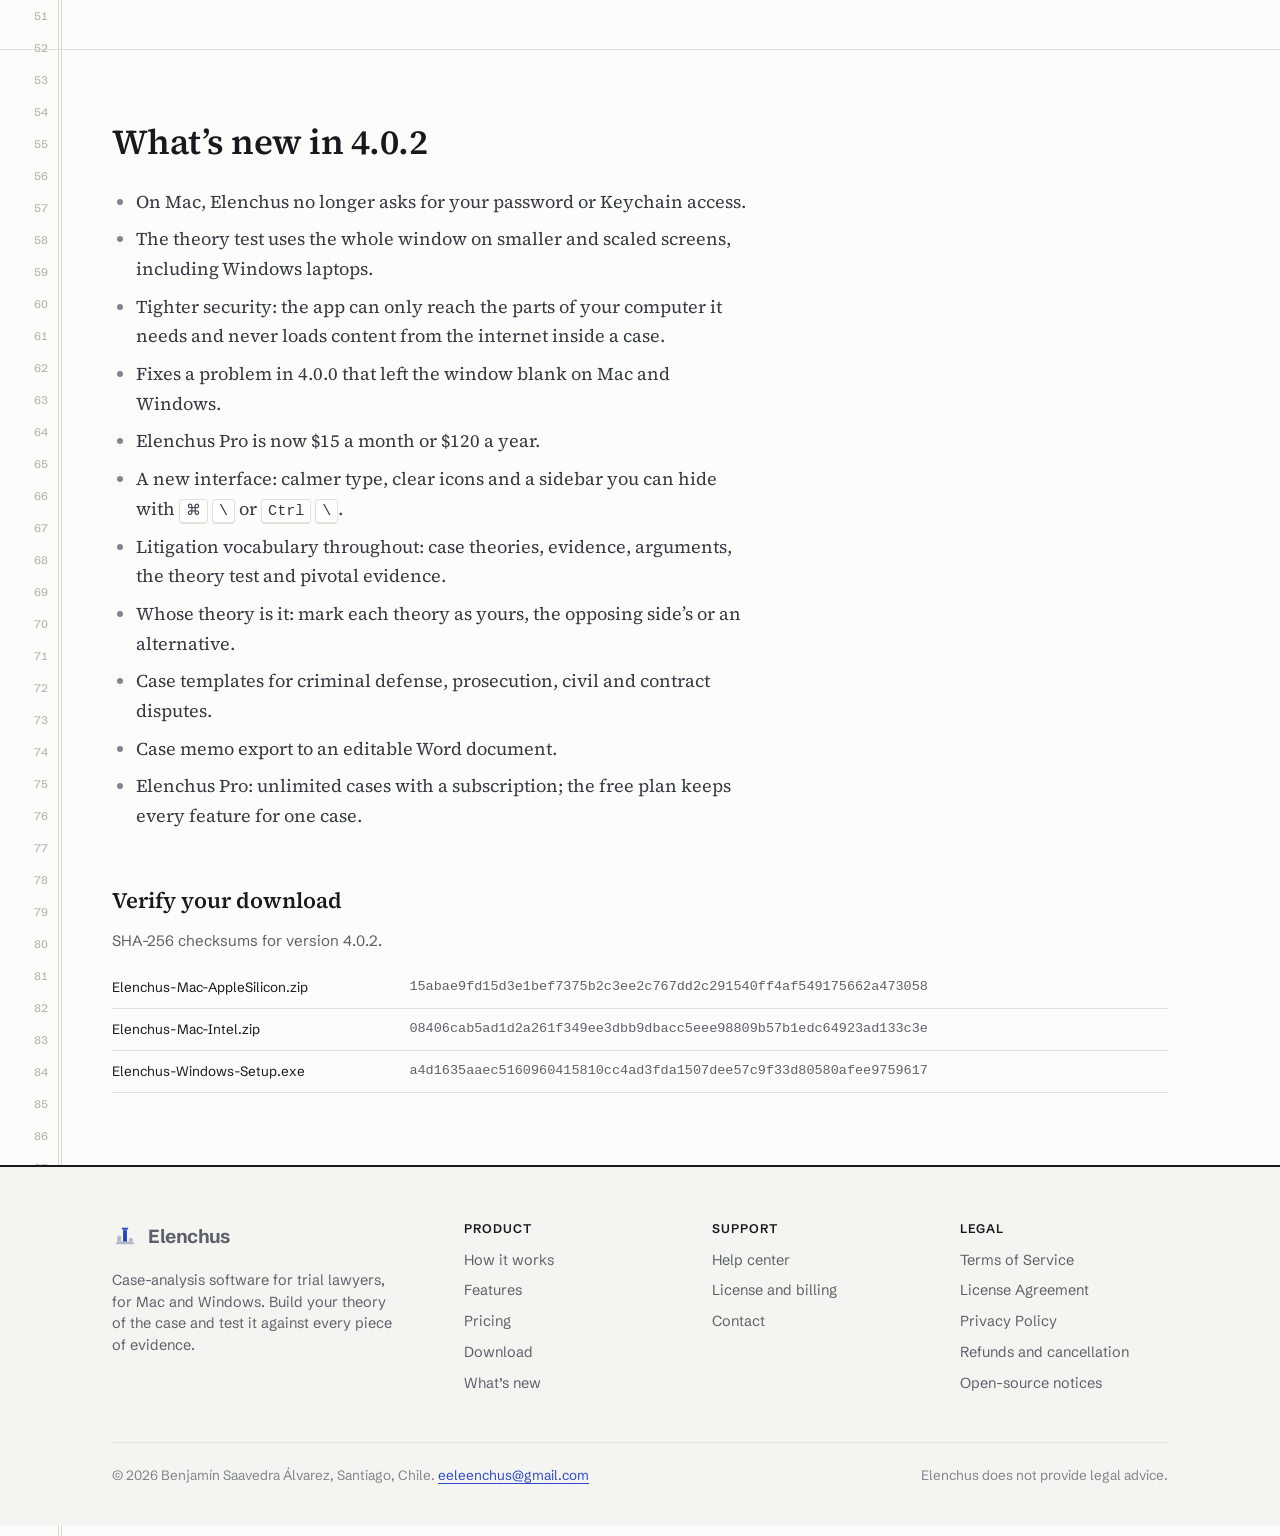
<file: download.html>
<!doctype html>
<html lang="en">
<head>
<meta charset="utf-8">
<meta name="viewport" content="width=device-width, initial-scale=1">
<title>Download Elenchus for Mac and Windows</title>
<meta name="description" content="Download Elenchus 4.0.2 for Mac (Apple Silicon or Intel) or Windows. Free for your first case.">
<link rel="canonical" href="https://eeleenchus.github.io/download.html">
<meta property="og:type" content="website">
<meta property="og:site_name" content="Elenchus">
<meta property="og:title" content="Download Elenchus for Mac and Windows">
<meta property="og:description" content="Download Elenchus 4.0.2 for Mac (Apple Silicon or Intel) or Windows. Free for your first case.">
<meta property="og:url" content="https://eeleenchus.github.io/download.html">
<meta property="og:image" content="https://eeleenchus.github.io/img/og.png">
<meta name="twitter:card" content="summary_large_image">
<meta name="theme-color" content="#FCFCFA">
<link rel="icon" type="image/png" sizes="32x32" href="img/favicon-32.png">
<link rel="apple-touch-icon" href="img/apple-touch-icon.png">
<link rel="preload" href="fonts/source-serif-4-latin-600-normal.woff2" as="font" type="font/woff2" crossorigin>
<link rel="preload" href="fonts/source-serif-4-latin-400-normal.woff2" as="font" type="font/woff2" crossorigin>
<link rel="stylesheet" href="assets/site.css?v=1793828298">
<script src="assets/site.js?v=1793828298" defer></script>
</head>
<body>
<div class="rail" aria-hidden="true"></div>
<a class="skip" href="#main">Skip to content</a>
<header class="top">
  <div class="wrap">
    <a class="logo" href="./" aria-label="Elenchus home"><img src="img/mark.svg" alt="" width="26" height="26">Elenchus</a>
    <nav class="nav" id="nav" aria-label="Main">
      <a href="./#method" >How it works</a>
      <a href="./#record" >Features</a>
      <a href="pricing.html" >Pricing</a>
      <a href="download.html" aria-current="page">Download</a>
      <a href="help.html" >Help</a>
    </nav>
    <div class="top-cta">
      <a class="btn btn-primary btn-sm" href="download.html">Download free</a>
    </div>
    <button class="menu-btn" aria-label="Menu" aria-expanded="false" aria-controls="nav"><svg class="i" aria-hidden="true" xmlns="http://www.w3.org/2000/svg" viewBox="0 0 24 24" fill="none" stroke="currentColor" stroke-width="2" stroke-linecap="round" stroke-linejoin="round" > <line x1="4" x2="20" y1="12" y2="12" /> <line x1="4" x2="20" y1="6" y2="6" /> <line x1="4" x2="20" y1="18" y2="18" /> </svg></button>
  </div>
</header>
<main id="main">
<div class="wrap"><header class="doc-head"><p class="court">Version 4.0.2</p><h1 class="doc-title">Download Elenchus</h1><p class="lede">Version 4.0.2. Free for your first case, with every feature. By downloading you agree to the <a href="eula.html">License Agreement</a> and <a href="terms.html">Terms of Service</a>.</p></header></div>
<section style="padding:0 0 72px">
  <div class="wrap">
    <div class="dl-grid">
      <div class="dl" data-os="mac-arm">
        <div class="os"><svg class="i" aria-hidden="true" xmlns="http://www.w3.org/2000/svg" viewBox="0 0 24 24" fill="none" stroke="currentColor" stroke-width="2" stroke-linecap="round" stroke-linejoin="round" > <path d="M20 16V7a2 2 0 0 0-2-2H6a2 2 0 0 0-2 2v9m16 0H4m16 0 1.28 2.55a1 1 0 0 1-.9 1.45H3.62a1 1 0 0 1-.9-1.45L4 16" /> </svg>Mac with Apple Silicon</div>
        <p>For Macs with an M1, M2, M3, M4 or later chip. macOS 12 Monterey or later.</p>
        <a class="btn" href="https://github.com/eeleenchus/eeleenchus.github.io/releases/latest/download/Elenchus-Mac-AppleSilicon.zip"><svg class="i" aria-hidden="true" xmlns="http://www.w3.org/2000/svg" viewBox="0 0 24 24" fill="none" stroke="currentColor" stroke-width="2" stroke-linecap="round" stroke-linejoin="round" > <path d="M21 15v4a2 2 0 0 1-2 2H5a2 2 0 0 1-2-2v-4" /> <polyline points="7 10 12 15 17 10" /> <line x1="12" x2="12" y1="15" y2="3" /> </svg>Download for Mac</a>
        <div class="meta">.zip, 117 MB</div>
      </div>
      <div class="dl" data-os="mac-intel">
        <div class="os"><svg class="i" aria-hidden="true" xmlns="http://www.w3.org/2000/svg" viewBox="0 0 24 24" fill="none" stroke="currentColor" stroke-width="2" stroke-linecap="round" stroke-linejoin="round" > <path d="M20 16V7a2 2 0 0 0-2-2H6a2 2 0 0 0-2 2v9m16 0H4m16 0 1.28 2.55a1 1 0 0 1-.9 1.45H3.62a1 1 0 0 1-.9-1.45L4 16" /> </svg>Mac with Intel</div>
        <p>For Macs with an Intel processor. macOS 12 Monterey or later.</p>
        <a class="btn" href="https://github.com/eeleenchus/eeleenchus.github.io/releases/latest/download/Elenchus-Mac-Intel.zip"><svg class="i" aria-hidden="true" xmlns="http://www.w3.org/2000/svg" viewBox="0 0 24 24" fill="none" stroke="currentColor" stroke-width="2" stroke-linecap="round" stroke-linejoin="round" > <path d="M21 15v4a2 2 0 0 1-2 2H5a2 2 0 0 1-2-2v-4" /> <polyline points="7 10 12 15 17 10" /> <line x1="12" x2="12" y1="15" y2="3" /> </svg>Download for Intel Mac</a>
        <div class="meta">.zip, 122 MB</div>
      </div>
      <div class="dl" data-os="win">
        <div class="os"><svg class="i" aria-hidden="true" xmlns="http://www.w3.org/2000/svg" viewBox="0 0 24 24" fill="none" stroke="currentColor" stroke-width="2" stroke-linecap="round" stroke-linejoin="round" > <rect width="20" height="14" x="2" y="3" rx="2" /> <line x1="8" x2="16" y1="21" y2="21" /> <line x1="12" x2="12" y1="17" y2="21" /> </svg>Windows</div>
        <p>For Windows 10 and 11, 64-bit. Installs for your user account; no administrator rights needed.</p>
        <a class="btn" href="https://github.com/eeleenchus/eeleenchus.github.io/releases/latest/download/Elenchus-Windows-Setup.exe"><svg class="i" aria-hidden="true" xmlns="http://www.w3.org/2000/svg" viewBox="0 0 24 24" fill="none" stroke="currentColor" stroke-width="2" stroke-linecap="round" stroke-linejoin="round" > <path d="M21 15v4a2 2 0 0 1-2 2H5a2 2 0 0 1-2-2v-4" /> <polyline points="7 10 12 15 17 10" /> <line x1="12" x2="12" y1="15" y2="3" /> </svg>Download for Windows</a>
        <div class="meta">.exe installer, 99 MB</div>
      </div>
    </div>
    <p class="small muted" style="margin-top:22px;max-width:46rem">Not sure which Mac you have? Open the Apple menu › About This Mac. If it lists a <b>Chip</b> such as Apple M2, choose Apple Silicon. If it lists a <b>Processor</b> by Intel, choose Intel.</p>
  </div>
</section>

<section class="section" id="install">
  <div class="wrap">
    <h2 class="section-title">Installing</h2>
      <p class="lede" style="margin:0 0 40px">Elenchus isn’t signed with paid Apple or Microsoft developer certificates yet, so your computer asks you to confirm the first time you open it. It’s one extra click. Only download Elenchus from this page.</p>
    <div class="install">
      <div>
        <h3 class="h3"><svg class="i" aria-hidden="true" xmlns="http://www.w3.org/2000/svg" viewBox="0 0 24 24" fill="none" stroke="currentColor" stroke-width="2" stroke-linecap="round" stroke-linejoin="round" > <path d="M20 16V7a2 2 0 0 0-2-2H6a2 2 0 0 0-2 2v9m16 0H4m16 0 1.28 2.55a1 1 0 0 1-.9 1.45H3.62a1 1 0 0 1-.9-1.45L4 16" /> </svg>Mac</h3>
        <ol>
          <li>Open the downloaded <b>.zip</b> to unpack <b>Elenchus</b>.</li>
          <li>Drag Elenchus into your <b>Applications</b> folder.</li>
          <li>The first time only: <b>right-click</b> (or Control-click) Elenchus and choose <b>Open</b>, then <b>Open</b> again.</li>
          <li>If macOS says Elenchus “is damaged” or “can’t be opened”, go to System Settings › Privacy &amp; Security and choose <b>Open Anyway</b>. If that option doesn’t appear, run this once in Terminal:</li>
        </ol>
        <pre><code>xattr -cr /Applications/Elenchus.app</code></pre>
      </div>
      <div>
        <h3 class="h3"><svg class="i" aria-hidden="true" xmlns="http://www.w3.org/2000/svg" viewBox="0 0 24 24" fill="none" stroke="currentColor" stroke-width="2" stroke-linecap="round" stroke-linejoin="round" > <rect width="20" height="14" x="2" y="3" rx="2" /> <line x1="8" x2="16" y1="21" y2="21" /> <line x1="12" x2="12" y1="17" y2="21" /> </svg>Windows</h3>
        <ol>
          <li>Run <b>Elenchus-Windows-Setup.exe</b>.</li>
          <li>If Windows SmartScreen appears, choose <b>More info</b>, then <b>Run anyway</b>.</li>
          <li>Accept the License Agreement and choose where to install. Elenchus adds a Start menu and desktop shortcut.</li>
          <li>To uninstall, use Settings › Apps. Your cases in Documents › Elenchus are kept.</li>
        </ol>
        <div class="note"><svg class="i" aria-hidden="true" xmlns="http://www.w3.org/2000/svg" viewBox="0 0 24 24" fill="none" stroke="currentColor" stroke-width="2" stroke-linecap="round" stroke-linejoin="round" > <circle cx="12" cy="12" r="10" /> <path d="M12 16v-4" /> <path d="M12 8h.01" /> </svg><span>Updating? Download and install the new version over the old one. Your cases and settings stay where they are.</span></div>
      </div>
    </div>
  </div>
</section>

<section class="section" id="whats-new">
  <div class="wrap">
    <h2 class="section-title">What’s new in 4.0.2</h2>
    <div class="prose">
      <ul>
        <li>On Mac, Elenchus no longer asks for your password or Keychain access.</li>
        <li>The theory test uses the whole window on smaller and scaled screens, including Windows laptops.</li>
        <li>Tighter security: the app can only reach the parts of your computer it needs and never loads content from the internet inside a case.</li>
        <li>Fixes a problem in 4.0.0 that left the window blank on Mac and Windows.</li>
        <li>Elenchus Pro is now $15 a month or $120 a year.</li>
        <li>A new interface: calmer type, clear icons and a sidebar you can hide with <kbd>⌘</kbd> <kbd>\</kbd> or <kbd>Ctrl</kbd> <kbd>\</kbd>.</li>
        <li>Litigation vocabulary throughout: case theories, evidence, arguments, the theory test and pivotal evidence.</li>
        <li>Whose theory is it: mark each theory as yours, the opposing side’s or an alternative.</li>
        <li>Case templates for criminal defense, prosecution, civil and contract disputes.</li>
        <li>Case memo export to an editable Word document.</li>
        <li>Elenchus Pro: unlimited cases with a subscription; the free plan keeps every feature for one case.</li>
      </ul>
    </div>
    <h3 class="h3" style="margin:56px 0 8px">Verify your download</h3>
    <p class="small muted">SHA-256 checksums for version 4.0.2.</p>
    <table class="sums">
      <tr><td>Elenchus-Mac-AppleSilicon.zip</td><td>15abae9fd15d3e1bef7375b2c3ee2c767dd2c291540ff4af549175662a473058</td></tr>
      <tr><td>Elenchus-Mac-Intel.zip</td><td>08406cab5ad1d2a261f349ee3dbb9dbacc5eee98809b57b1edc64923ad133c3e</td></tr>
      <tr><td>Elenchus-Windows-Setup.exe</td><td>a4d1635aaec5160960415810cc4ad3fda1507dee57c9f33d80580afee9759617</td></tr>
    </table>
  </div>
</section>

</main>
<footer>
  <div class="wrap">
    <div class="foot">
      <div class="foot-about">
        <a class="logo" href="./"><img src="img/mark.svg" alt="" width="28" height="28">Elenchus</a>
        <p>Case-analysis software for trial lawyers, for Mac and Windows. Build your theory of the case and test it against every piece of evidence.</p>
      </div>
      <div><h4>Product</h4><ul><li><a href="./#method">How it works</a></li><li><a href="./#record">Features</a></li><li><a href="pricing.html">Pricing</a></li><li><a href="download.html">Download</a></li><li><a href="download.html#whats-new">What’s new</a></li></ul></div>
      <div><h4>Support</h4><ul><li><a href="help.html">Help center</a></li><li><a href="help.html#licensing">License and billing</a></li><li><a href="contact.html">Contact</a></li></ul></div>
      <div><h4>Legal</h4><ul><li><a href="terms.html">Terms of Service</a></li><li><a href="eula.html">License Agreement</a></li><li><a href="privacy.html">Privacy Policy</a></li><li><a href="refunds.html">Refunds and cancellation</a></li><li><a href="third-party.html">Open-source notices</a></li></ul></div>
    </div>
    <div class="foot-base">
      <span>© 2026 Benjamín Saavedra Álvarez, Santiago, Chile. <a href="mailto:eeleenchus@gmail.com">eeleenchus@gmail.com</a></span>
      <span>Elenchus does not provide legal advice.</span>
    </div>
  </div>
</footer>
</body>
</html>
</file>
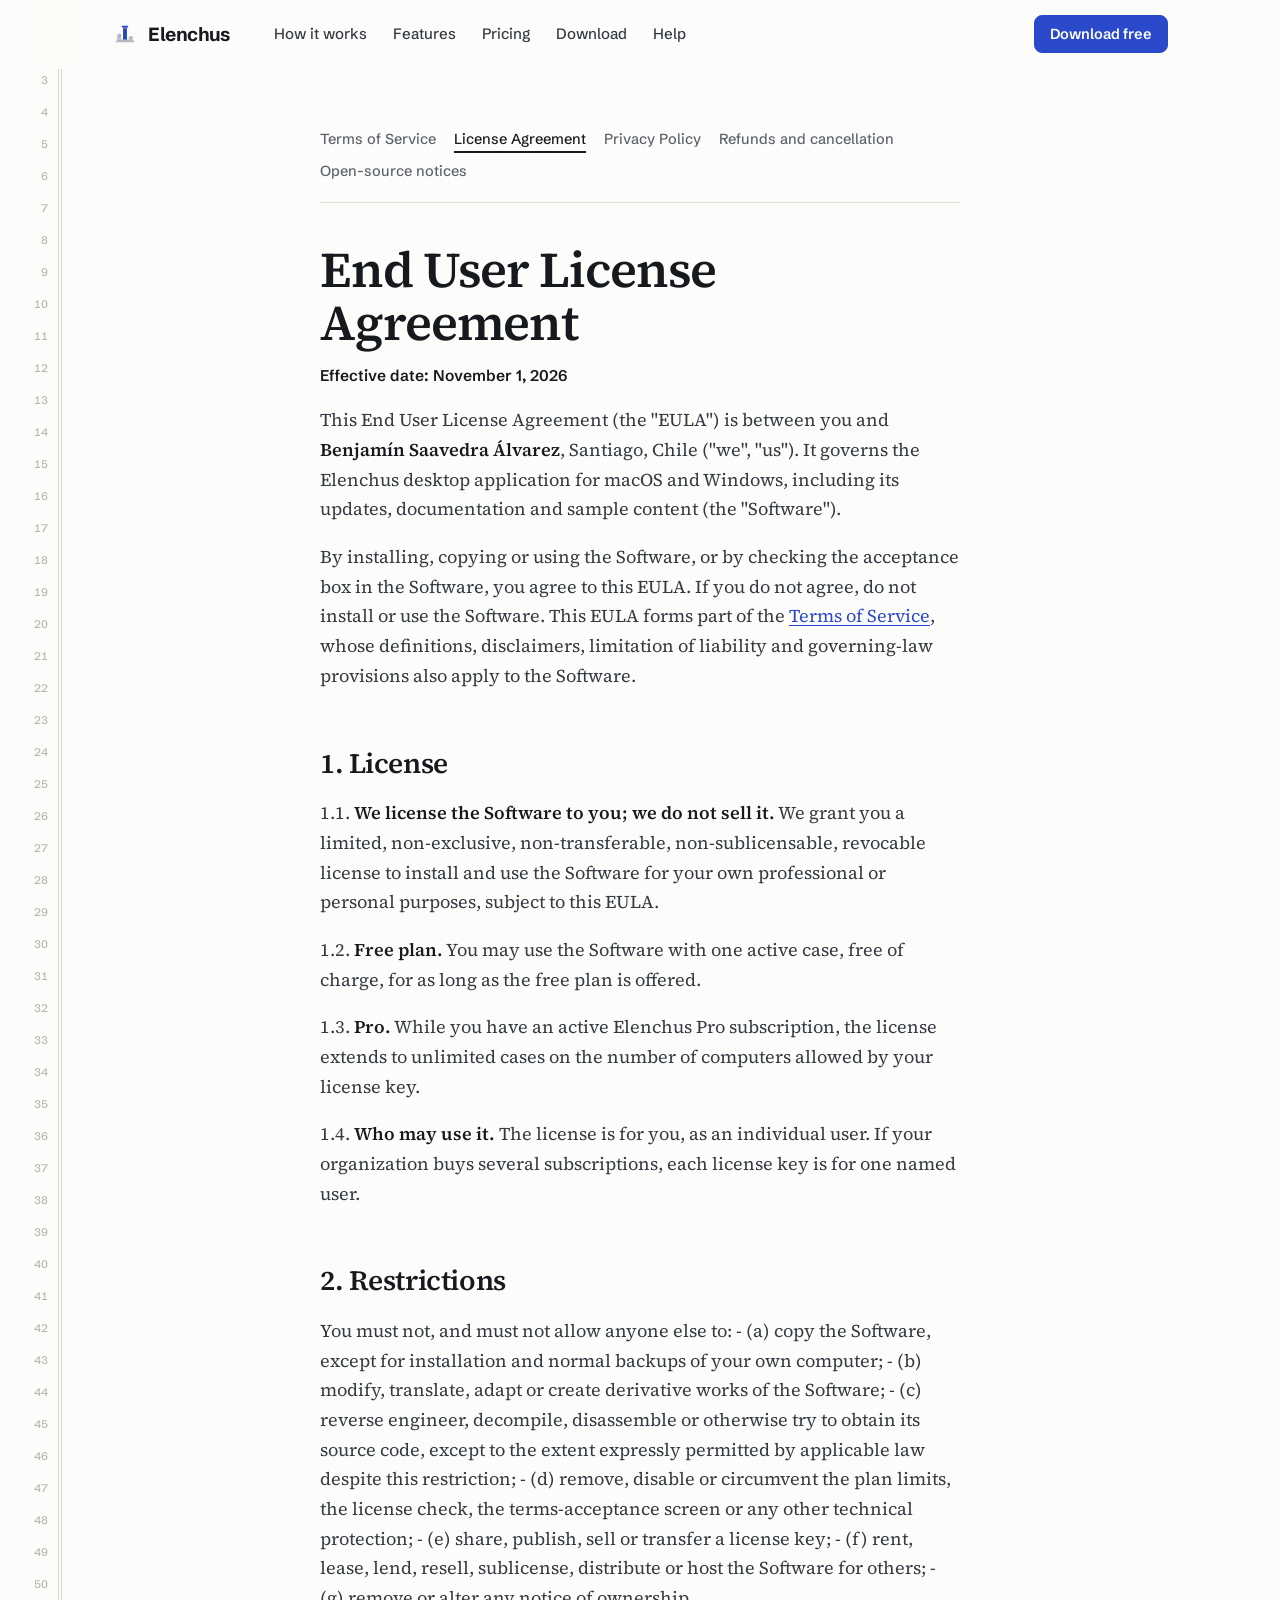
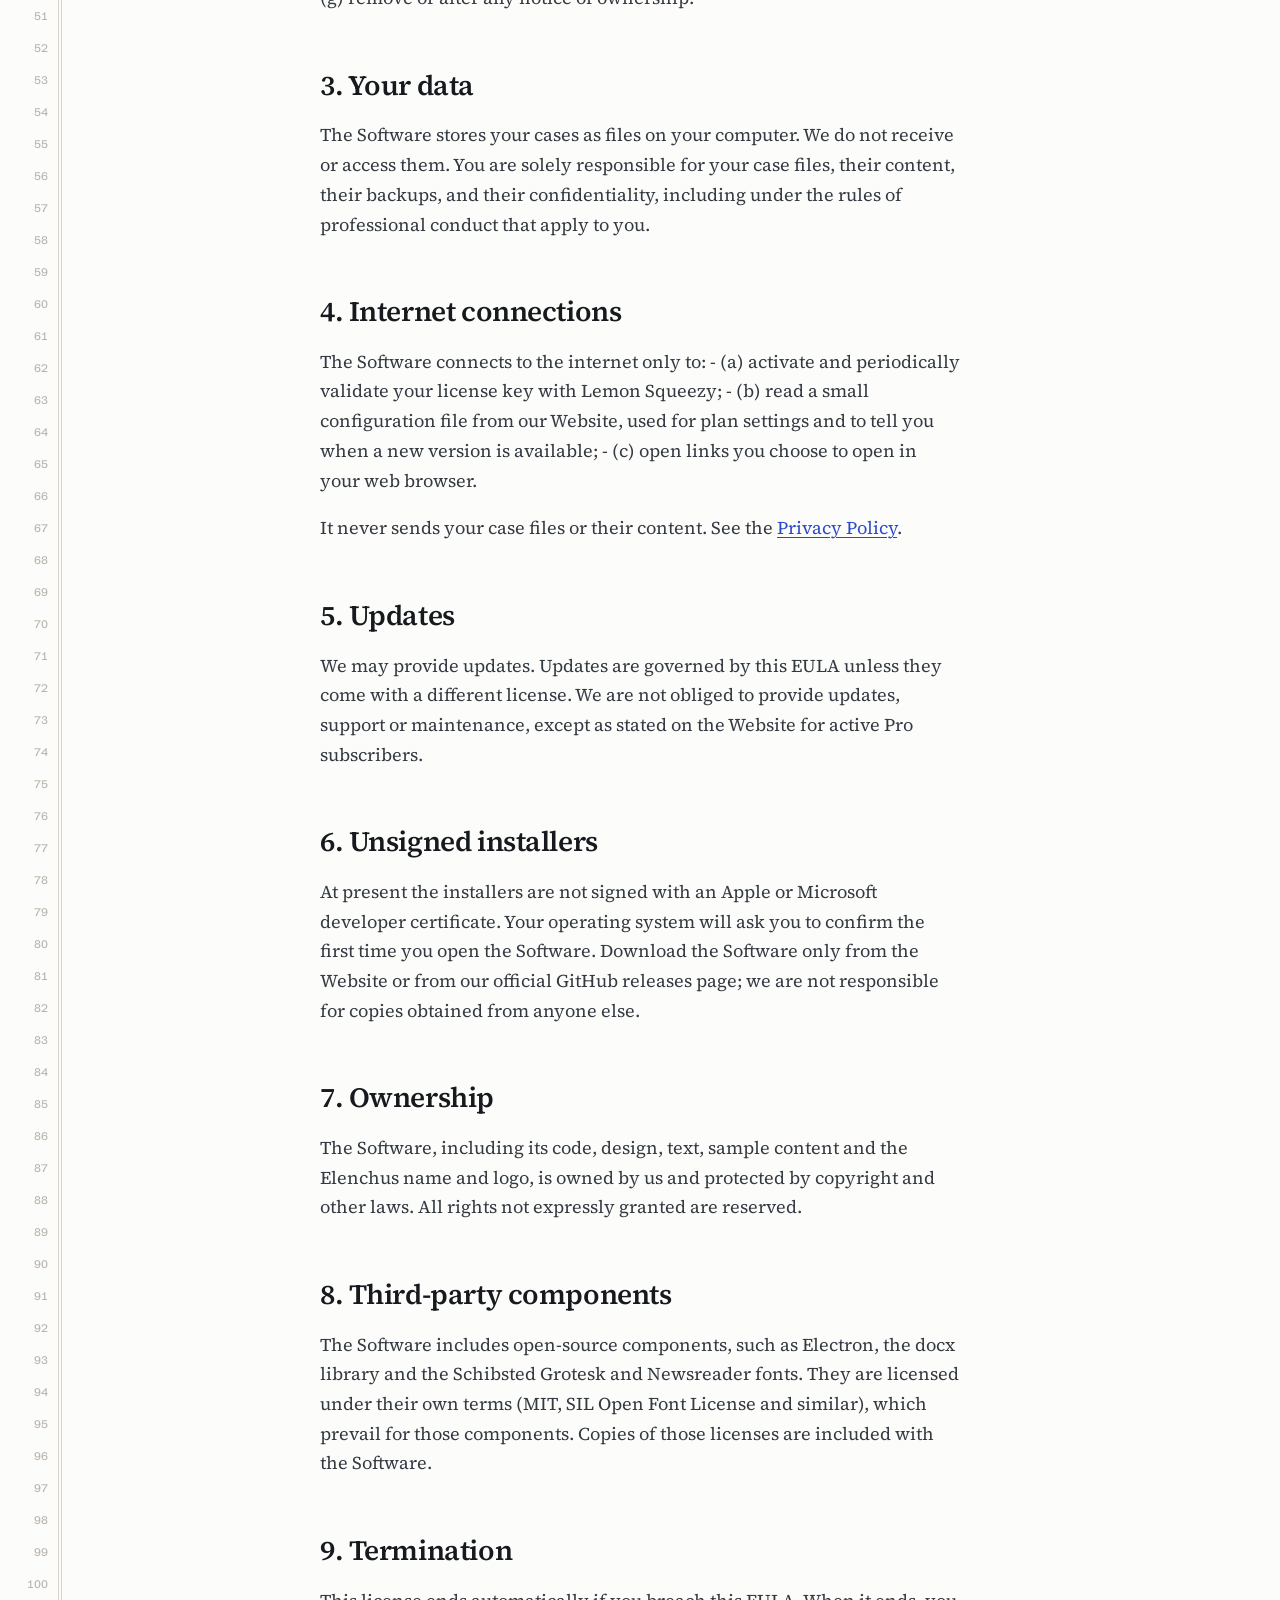
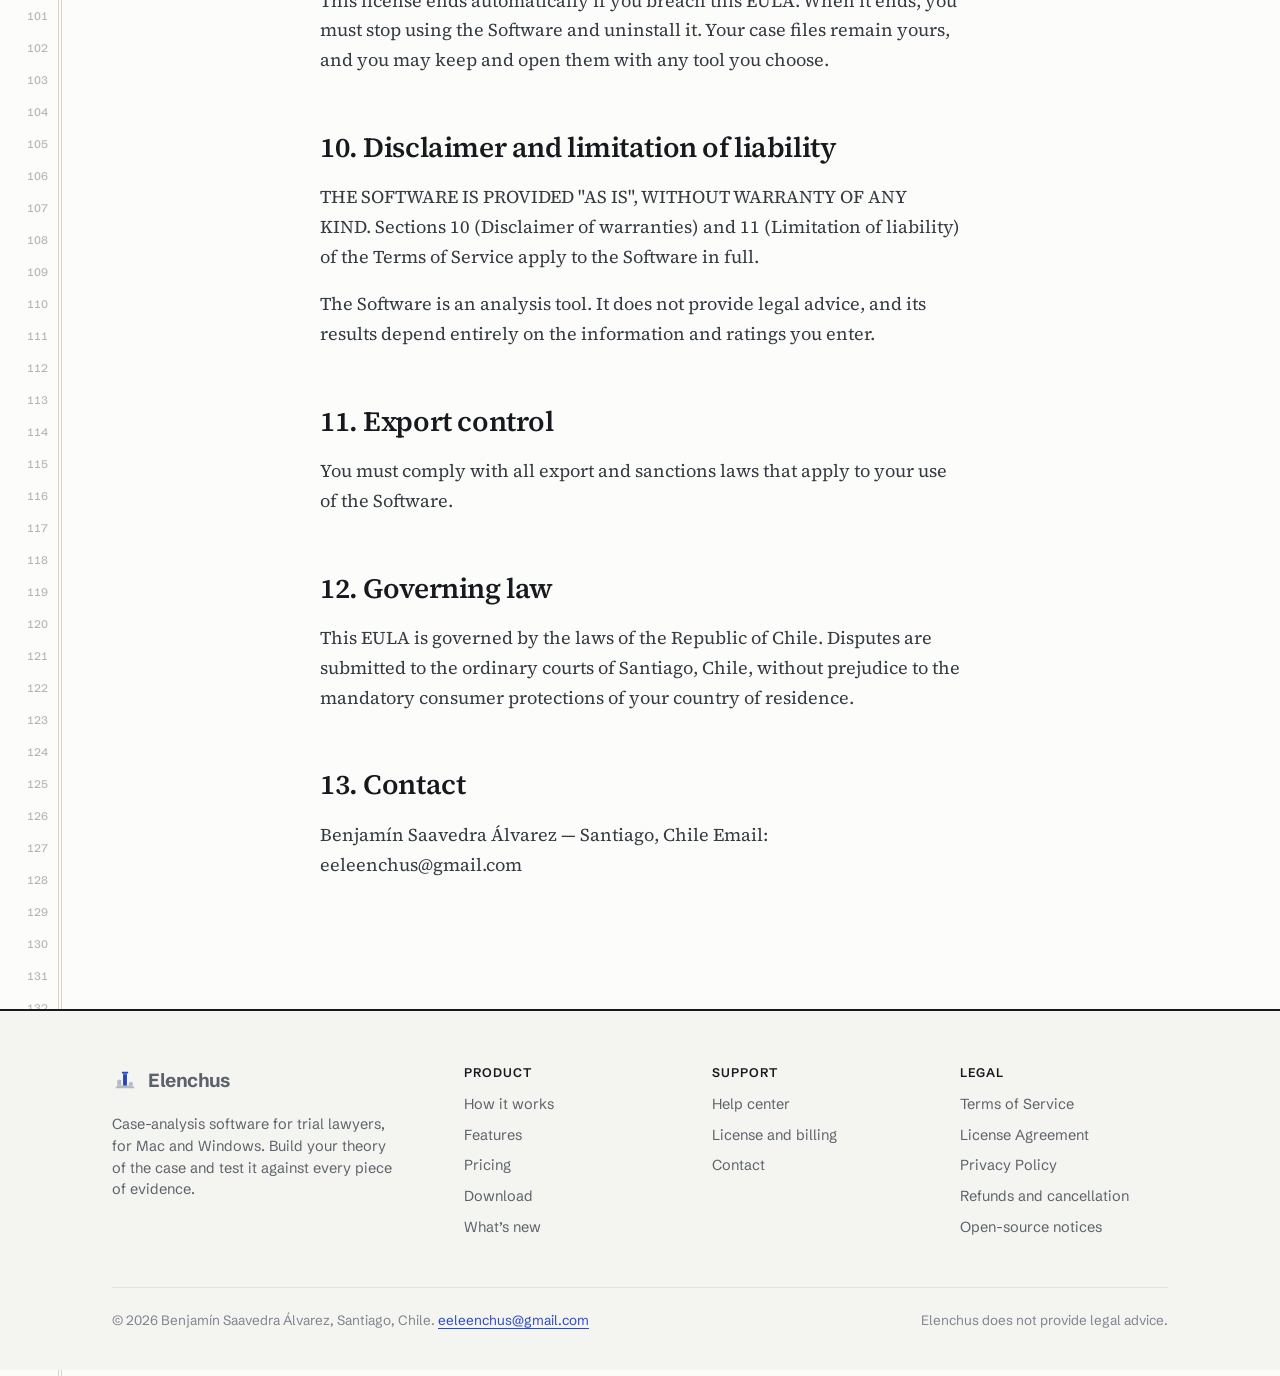
<file: eula.html>
<!doctype html>
<html lang="en">
<head>
<meta charset="utf-8">
<meta name="viewport" content="width=device-width, initial-scale=1">
<title>End User License Agreement | Elenchus</title>
<meta name="description" content="Elenchus License Agreement.">
<link rel="canonical" href="https://eeleenchus.github.io/eula.html">
<meta property="og:type" content="website">
<meta property="og:site_name" content="Elenchus">
<meta property="og:title" content="End User License Agreement | Elenchus">
<meta property="og:description" content="Elenchus License Agreement.">
<meta property="og:url" content="https://eeleenchus.github.io/eula.html">
<meta property="og:image" content="https://eeleenchus.github.io/img/og.png">
<meta name="twitter:card" content="summary_large_image">
<meta name="theme-color" content="#FCFCFA">
<link rel="icon" type="image/png" sizes="32x32" href="img/favicon-32.png">
<link rel="apple-touch-icon" href="img/apple-touch-icon.png">
<link rel="preload" href="fonts/source-serif-4-latin-600-normal.woff2" as="font" type="font/woff2" crossorigin>
<link rel="preload" href="fonts/source-serif-4-latin-400-normal.woff2" as="font" type="font/woff2" crossorigin>
<link rel="stylesheet" href="assets/site.css?v=1793652446">
<script src="assets/site.js?v=1793652446" defer></script>
</head>
<body>
<div class="rail" aria-hidden="true"></div>
<a class="skip" href="#main">Skip to content</a>
<header class="top">
  <div class="wrap">
    <a class="logo" href="./" aria-label="Elenchus home"><img src="img/mark.svg" alt="" width="26" height="26">Elenchus</a>
    <nav class="nav" id="nav" aria-label="Main">
      <a href="./#method" >How it works</a>
      <a href="./#record" >Features</a>
      <a href="pricing.html" >Pricing</a>
      <a href="download.html" >Download</a>
      <a href="help.html" >Help</a>
    </nav>
    <div class="top-cta">
      <a class="btn btn-primary btn-sm" href="download.html">Download free</a>
    </div>
    <button class="menu-btn" aria-label="Menu" aria-expanded="false" aria-controls="nav"><svg class="i" aria-hidden="true" xmlns="http://www.w3.org/2000/svg" viewBox="0 0 24 24" fill="none" stroke="currentColor" stroke-width="2" stroke-linecap="round" stroke-linejoin="round" > <line x1="4" x2="20" y1="12" y2="12" /> <line x1="4" x2="20" y1="6" y2="6" /> <line x1="4" x2="20" y1="18" y2="18" /> </svg></button>
  </div>
</header>
<main id="main">
<div class="wrap doc-layout" style="grid-template-columns:minmax(0,1fr);padding-top:56px"><article class="prose" style="margin:0 auto"><nav class="legal-nav" aria-label="Legal documents"><a href="terms.html">Terms of Service</a><a href="eula.html" aria-current="page">License Agreement</a><a href="privacy.html">Privacy Policy</a><a href="refunds.html">Refunds and cancellation</a><a href="third-party.html">Open-source notices</a></nav><h1>End User License Agreement</h1>
<p class="meta"><strong>Effective date: November 1, 2026</strong></p>
<p>This End User License Agreement (the "EULA") is between you and <strong>Benjamín Saavedra Álvarez</strong>, Santiago, Chile ("we", "us"). It governs the Elenchus desktop application for macOS and Windows, including its updates, documentation and sample content (the "Software").</p>
<p>By installing, copying or using the Software, or by checking the acceptance box in the Software, you agree to this EULA. If you do not agree, do not install or use the Software. This EULA forms part of the <a href="terms.html">Terms of Service</a>, whose definitions, disclaimers, limitation of liability and governing-law provisions also apply to the Software.</p>
<h2>1. License</h2>
<p>1.1. <strong>We license the Software to you; we do not sell it.</strong> We grant you a limited, non-exclusive, non-transferable, non-sublicensable, revocable license to install and use the Software for your own professional or personal purposes, subject to this EULA.</p>
<p>1.2. <strong>Free plan.</strong> You may use the Software with one active case, free of charge, for as long as the free plan is offered.</p>
<p>1.3. <strong>Pro.</strong> While you have an active Elenchus Pro subscription, the license extends to unlimited cases on the number of computers allowed by your license key.</p>
<p>1.4. <strong>Who may use it.</strong> The license is for you, as an individual user. If your organization buys several subscriptions, each license key is for one named user.</p>
<h2>2. Restrictions</h2>
<p>You must not, and must not allow anyone else to:
- (a) copy the Software, except for installation and normal backups of your own computer;
- (b) modify, translate, adapt or create derivative works of the Software;
- (c) reverse engineer, decompile, disassemble or otherwise try to obtain its source code, except to the extent expressly permitted by applicable law despite this restriction;
- (d) remove, disable or circumvent the plan limits, the license check, the terms-acceptance screen or any other technical protection;
- (e) share, publish, sell or transfer a license key;
- (f) rent, lease, lend, resell, sublicense, distribute or host the Software for others;
- (g) remove or alter any notice of ownership.</p>
<h2>3. Your data</h2>
<p>The Software stores your cases as files on your computer. We do not receive or access them. You are solely responsible for your case files, their content, their backups, and their confidentiality, including under the rules of professional conduct that apply to you.</p>
<h2>4. Internet connections</h2>
<p>The Software connects to the internet only to:
- (a) activate and periodically validate your license key with Lemon Squeezy;
- (b) read a small configuration file from our Website, used for plan settings and to tell you when a new version is available;
- (c) open links you choose to open in your web browser.</p>
<p>It never sends your case files or their content. See the <a href="privacy.html">Privacy Policy</a>.</p>
<h2>5. Updates</h2>
<p>We may provide updates. Updates are governed by this EULA unless they come with a different license. We are not obliged to provide updates, support or maintenance, except as stated on the Website for active Pro subscribers.</p>
<h2>6. Unsigned installers</h2>
<p>At present the installers are not signed with an Apple or Microsoft developer certificate. Your operating system will ask you to confirm the first time you open the Software. Download the Software only from the Website or from our official GitHub releases page; we are not responsible for copies obtained from anyone else.</p>
<h2>7. Ownership</h2>
<p>The Software, including its code, design, text, sample content and the Elenchus name and logo, is owned by us and protected by copyright and other laws. All rights not expressly granted are reserved.</p>
<h2>8. Third-party components</h2>
<p>The Software includes open-source components, such as Electron, the docx library and the Schibsted Grotesk and Newsreader fonts. They are licensed under their own terms (MIT, SIL Open Font License and similar), which prevail for those components. Copies of those licenses are included with the Software.</p>
<h2>9. Termination</h2>
<p>This license ends automatically if you breach this EULA. When it ends, you must stop using the Software and uninstall it. Your case files remain yours, and you may keep and open them with any tool you choose.</p>
<h2>10. Disclaimer and limitation of liability</h2>
<p>THE SOFTWARE IS PROVIDED "AS IS", WITHOUT WARRANTY OF ANY KIND. Sections 10 (Disclaimer of warranties) and 11 (Limitation of liability) of the Terms of Service apply to the Software in full.</p>
<p>The Software is an analysis tool. It does not provide legal advice, and its results depend entirely on the information and ratings you enter.</p>
<h2>11. Export control</h2>
<p>You must comply with all export and sanctions laws that apply to your use of the Software.</p>
<h2>12. Governing law</h2>
<p>This EULA is governed by the laws of the Republic of Chile. Disputes are submitted to the ordinary courts of Santiago, Chile, without prejudice to the mandatory consumer protections of your country of residence.</p>
<h2>13. Contact</h2>
<p>Benjamín Saavedra Álvarez — Santiago, Chile
Email: eeleenchus@gmail.com</p></article></div>
</main>
<footer>
  <div class="wrap">
    <div class="foot">
      <div class="foot-about">
        <a class="logo" href="./"><img src="img/mark.svg" alt="" width="28" height="28">Elenchus</a>
        <p>Case-analysis software for trial lawyers, for Mac and Windows. Build your theory of the case and test it against every piece of evidence.</p>
      </div>
      <div><h4>Product</h4><ul><li><a href="./#method">How it works</a></li><li><a href="./#record">Features</a></li><li><a href="pricing.html">Pricing</a></li><li><a href="download.html">Download</a></li><li><a href="download.html#whats-new">What’s new</a></li></ul></div>
      <div><h4>Support</h4><ul><li><a href="help.html">Help center</a></li><li><a href="help.html#licensing">License and billing</a></li><li><a href="contact.html">Contact</a></li></ul></div>
      <div><h4>Legal</h4><ul><li><a href="terms.html">Terms of Service</a></li><li><a href="eula.html">License Agreement</a></li><li><a href="privacy.html">Privacy Policy</a></li><li><a href="refunds.html">Refunds and cancellation</a></li><li><a href="third-party.html">Open-source notices</a></li></ul></div>
    </div>
    <div class="foot-base">
      <span>© 2026 Benjamín Saavedra Álvarez, Santiago, Chile. <a href="mailto:eeleenchus@gmail.com">eeleenchus@gmail.com</a></span>
      <span>Elenchus does not provide legal advice.</span>
    </div>
  </div>
</footer>
</body>
</html>
</file>
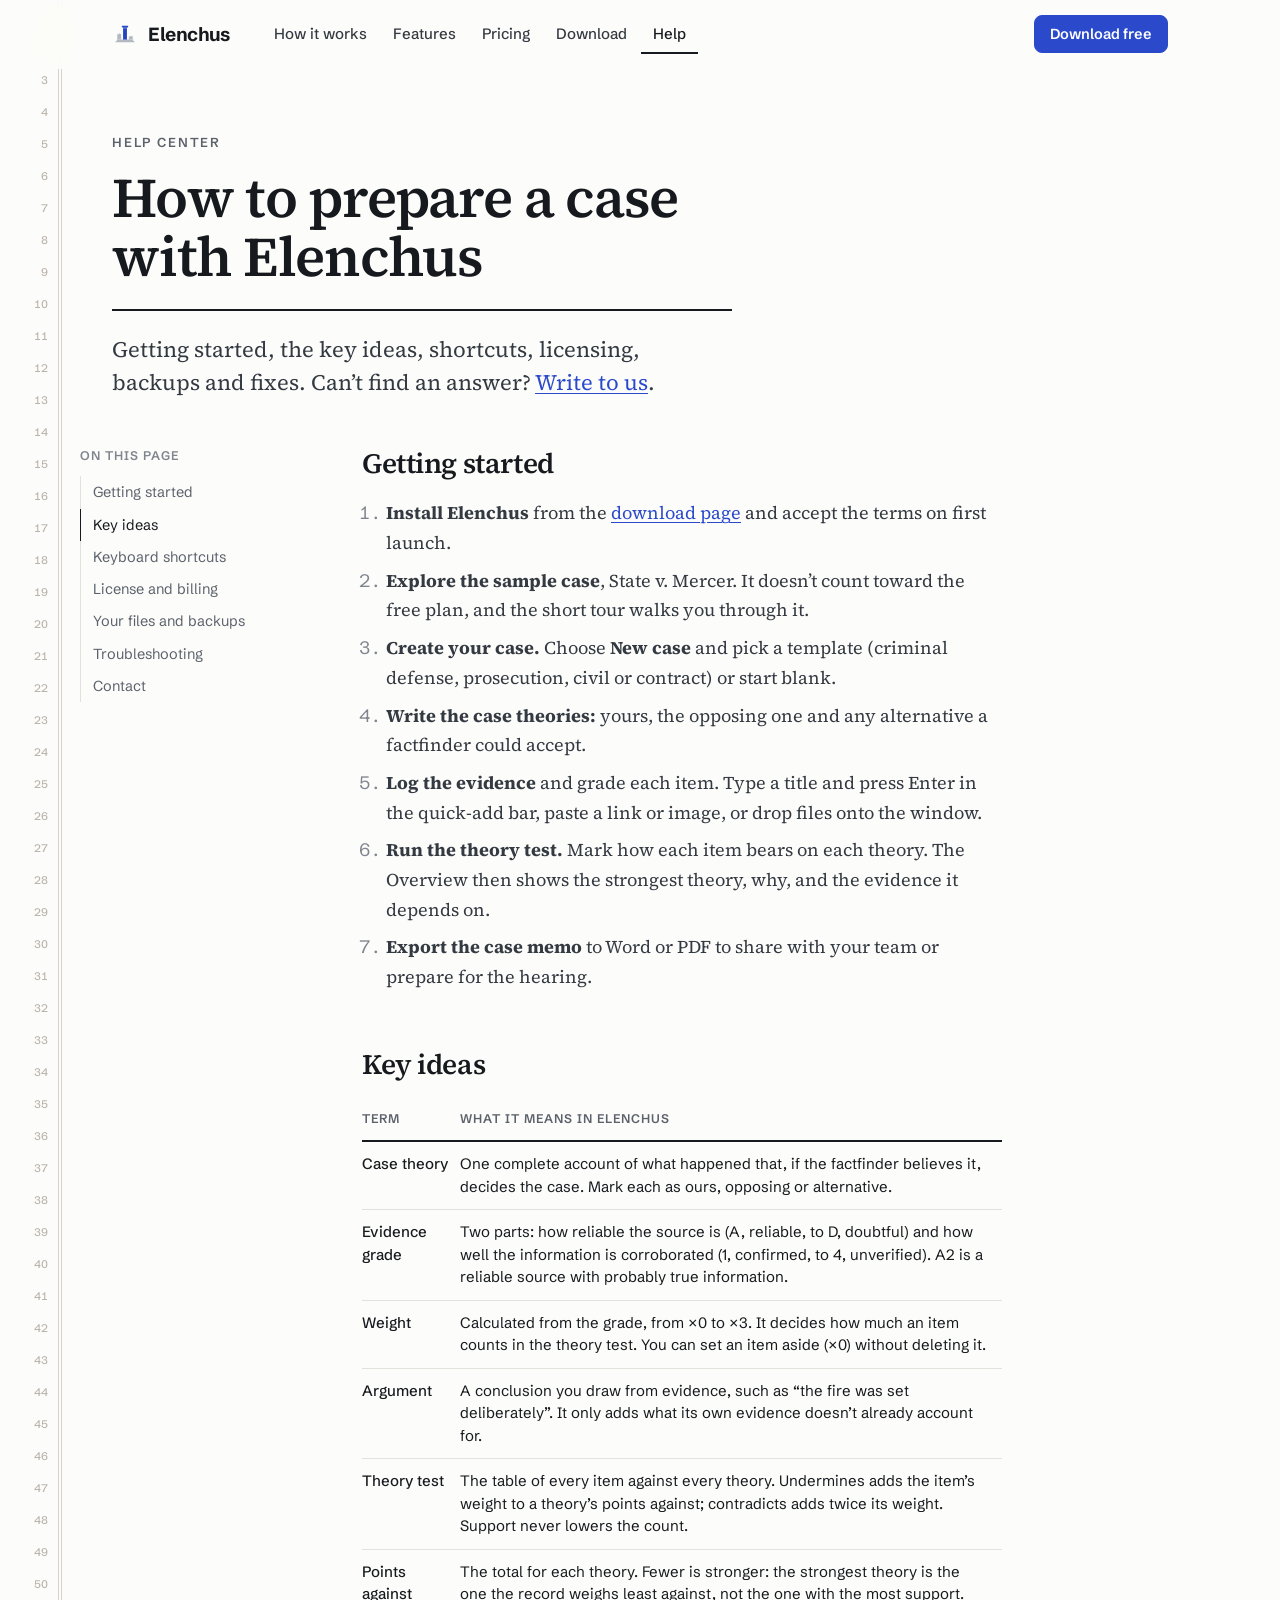
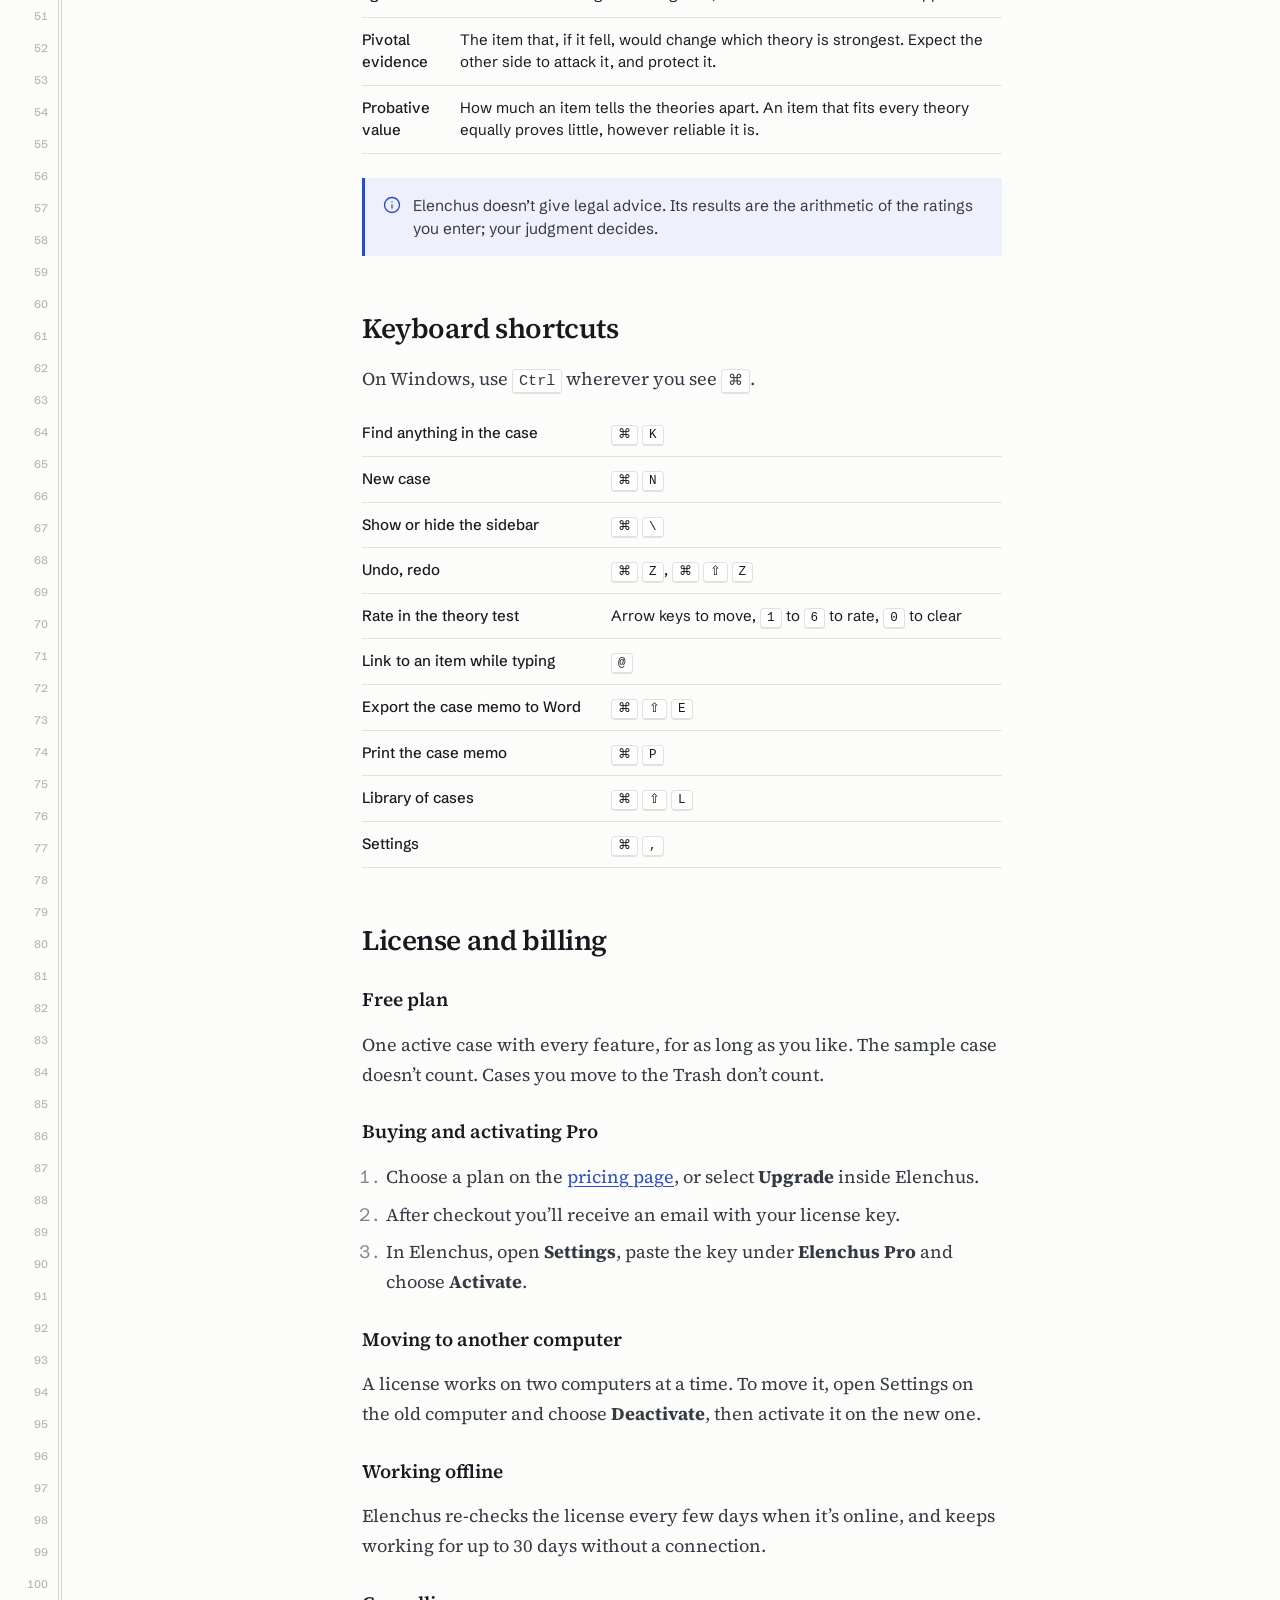
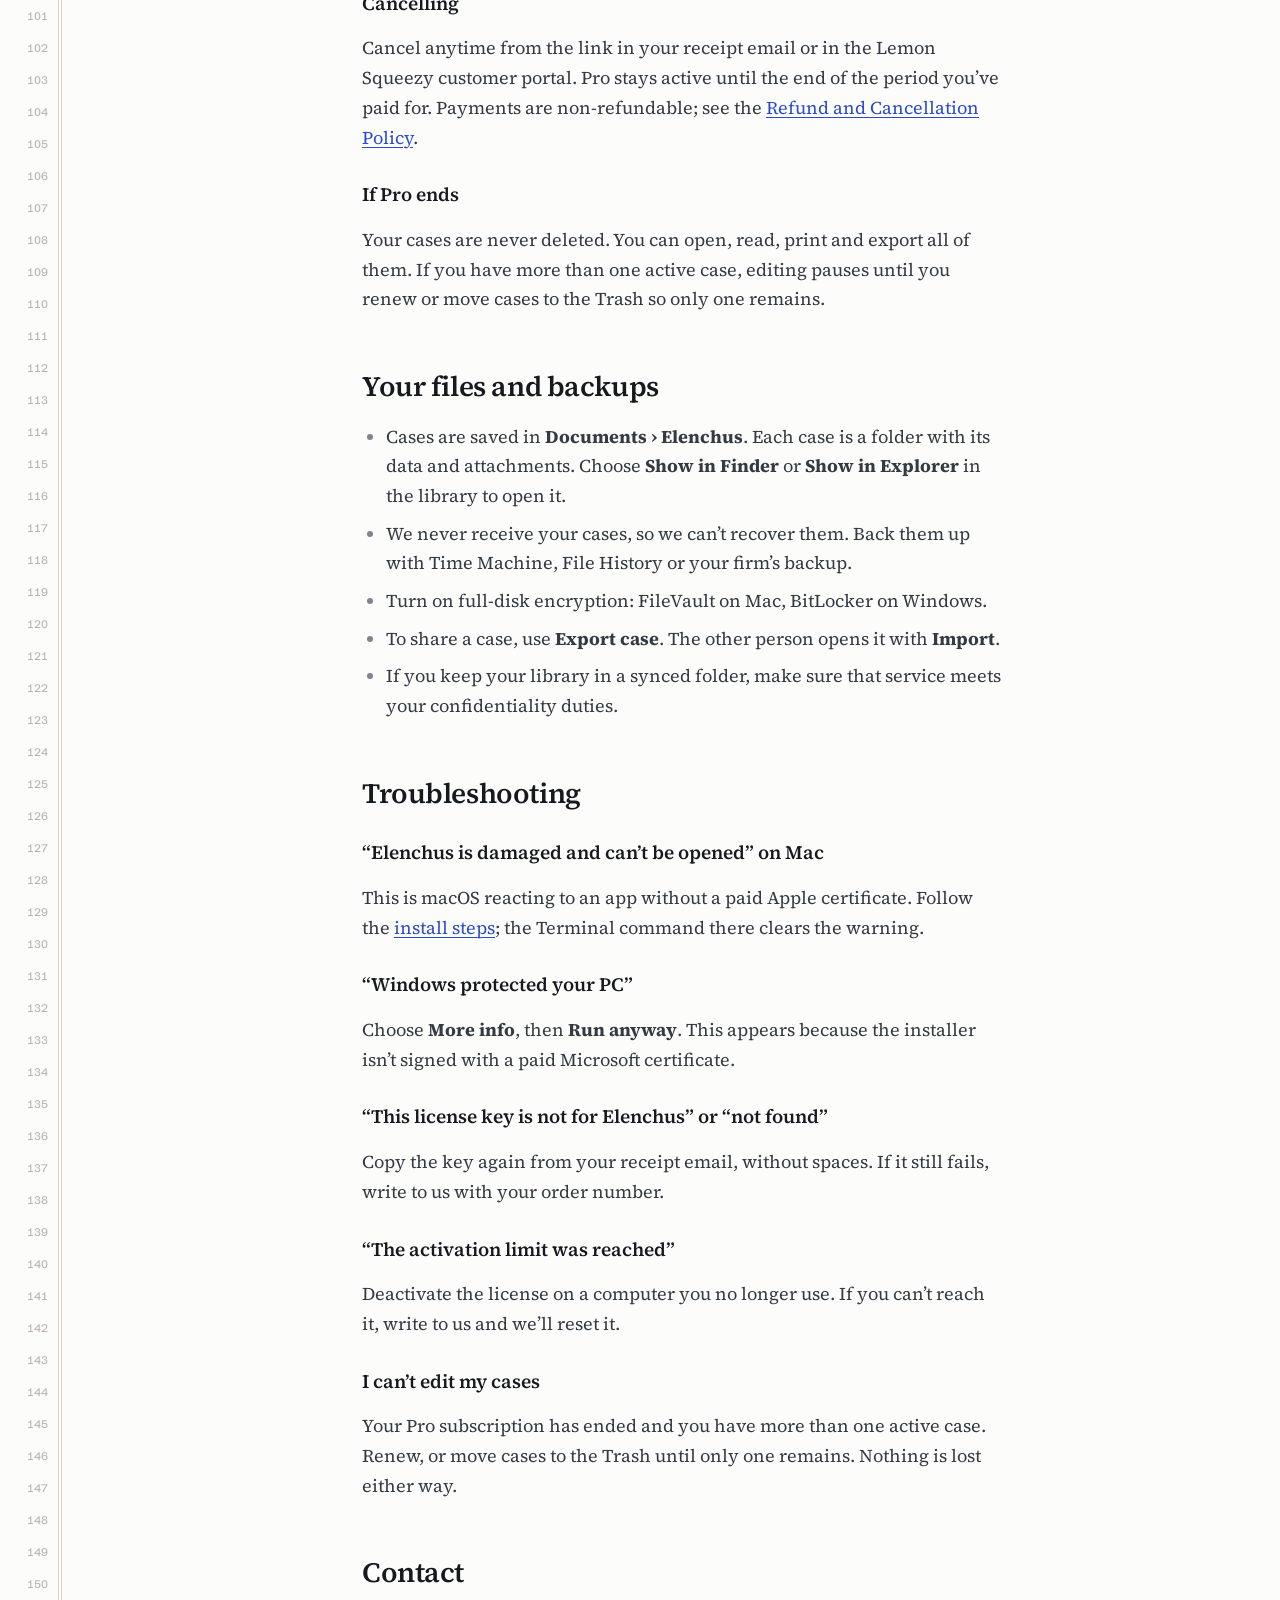
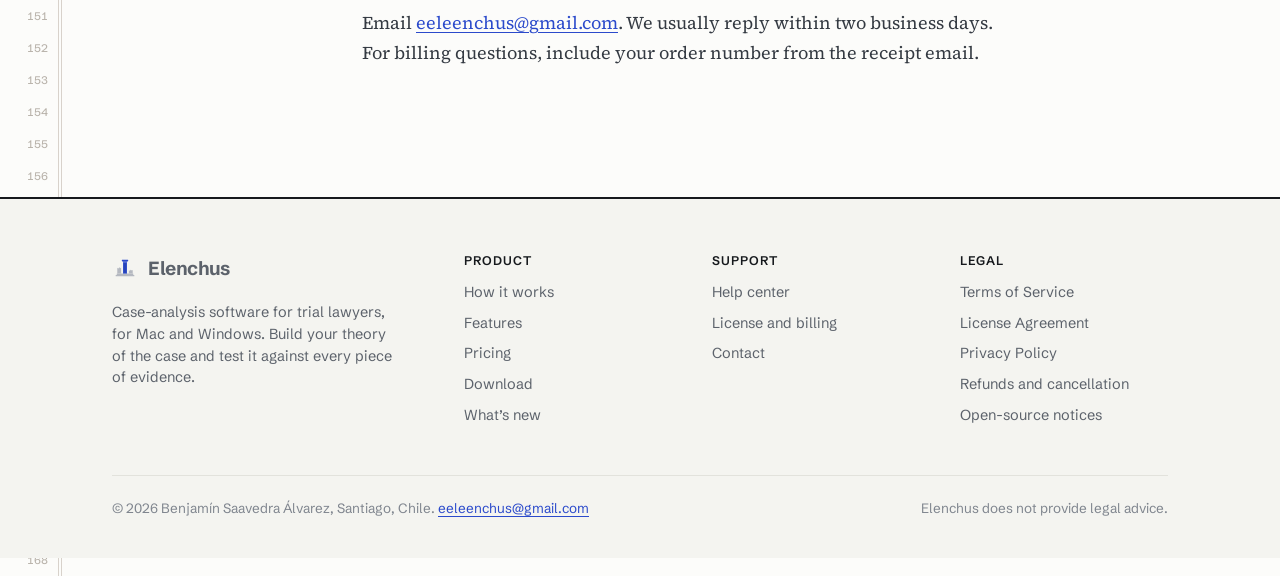
<file: help.html>
<!doctype html>
<html lang="en">
<head>
<meta charset="utf-8">
<meta name="viewport" content="width=device-width, initial-scale=1">
<title>Help center | Elenchus</title>
<meta name="description" content="Get started with Elenchus: case theories, evidence grading, the theory test, licenses, billing, backups and troubleshooting.">
<link rel="canonical" href="https://eeleenchus.github.io/help.html">
<meta property="og:type" content="website">
<meta property="og:site_name" content="Elenchus">
<meta property="og:title" content="Help center | Elenchus">
<meta property="og:description" content="Get started with Elenchus: case theories, evidence grading, the theory test, licenses, billing, backups and troubleshooting.">
<meta property="og:url" content="https://eeleenchus.github.io/help.html">
<meta property="og:image" content="https://eeleenchus.github.io/img/og.png">
<meta name="twitter:card" content="summary_large_image">
<meta name="theme-color" content="#FCFCFA">
<link rel="icon" type="image/png" sizes="32x32" href="img/favicon-32.png">
<link rel="apple-touch-icon" href="img/apple-touch-icon.png">
<link rel="preload" href="fonts/source-serif-4-latin-600-normal.woff2" as="font" type="font/woff2" crossorigin>
<link rel="preload" href="fonts/source-serif-4-latin-400-normal.woff2" as="font" type="font/woff2" crossorigin>
<link rel="stylesheet" href="assets/site.css?v=1793652446">
<script src="assets/site.js?v=1793652446" defer></script>
</head>
<body>
<div class="rail" aria-hidden="true"></div>
<a class="skip" href="#main">Skip to content</a>
<header class="top">
  <div class="wrap">
    <a class="logo" href="./" aria-label="Elenchus home"><img src="img/mark.svg" alt="" width="26" height="26">Elenchus</a>
    <nav class="nav" id="nav" aria-label="Main">
      <a href="./#method" >How it works</a>
      <a href="./#record" >Features</a>
      <a href="pricing.html" >Pricing</a>
      <a href="download.html" >Download</a>
      <a href="help.html" aria-current="page">Help</a>
    </nav>
    <div class="top-cta">
      <a class="btn btn-primary btn-sm" href="download.html">Download free</a>
    </div>
    <button class="menu-btn" aria-label="Menu" aria-expanded="false" aria-controls="nav"><svg class="i" aria-hidden="true" xmlns="http://www.w3.org/2000/svg" viewBox="0 0 24 24" fill="none" stroke="currentColor" stroke-width="2" stroke-linecap="round" stroke-linejoin="round" > <line x1="4" x2="20" y1="12" y2="12" /> <line x1="4" x2="20" y1="6" y2="6" /> <line x1="4" x2="20" y1="18" y2="18" /> </svg></button>
  </div>
</header>
<main id="main">
<div class="wrap"><header class="doc-head"><p class="court">Help center</p><h1 class="doc-title">How to prepare a case with Elenchus</h1><p class="lede">Getting started, the key ideas, shortcuts, licensing, backups and fixes. Can’t find an answer? <a href="contact.html">Write to us</a>.</p></header></div>
<div class="wrap doc-layout">
  <nav class="toc" aria-label="On this page">
    <b>On this page</b>
    <a href="#start">Getting started</a>
    <a href="#concepts">Key ideas</a>
    <a href="#shortcuts">Keyboard shortcuts</a>
    <a href="#licensing">License and billing</a>
    <a href="#data">Your files and backups</a>
    <a href="#troubleshooting">Troubleshooting</a>
    <a href="#contact">Contact</a>
  </nav>
  <article class="prose">

    <h2 id="start" style="margin-top:0">Getting started</h2>
    <ol>
      <li><b>Install Elenchus</b> from the <a href="download.html">download page</a> and accept the terms on first launch.</li>
      <li><b>Explore the sample case</b>, State v. Mercer. It doesn’t count toward the free plan, and the short tour walks you through it.</li>
      <li><b>Create your case.</b> Choose <b>New case</b> and pick a template (criminal defense, prosecution, civil or contract) or start blank.</li>
      <li><b>Write the case theories:</b> yours, the opposing one and any alternative a factfinder could accept.</li>
      <li><b>Log the evidence</b> and grade each item. Type a title and press Enter in the quick-add bar, paste a link or image, or drop files onto the window.</li>
      <li><b>Run the theory test.</b> Mark how each item bears on each theory. The Overview then shows the strongest theory, why, and the evidence it depends on.</li>
      <li><b>Export the case memo</b> to Word or PDF to share with your team or prepare for the hearing.</li>
    </ol>

    <h2 id="concepts">Key ideas</h2>
    <table>
      <tr><th>Term</th><th>What it means in Elenchus</th></tr>
      <tr><td>Case theory</td><td>One complete account of what happened that, if the factfinder believes it, decides the case. Mark each as ours, opposing or alternative.</td></tr>
      <tr><td>Evidence grade</td><td>Two parts: how reliable the source is (A, reliable, to D, doubtful) and how well the information is corroborated (1, confirmed, to 4, unverified). A2 is a reliable source with probably true information.</td></tr>
      <tr><td>Weight</td><td>Calculated from the grade, from ×0 to ×3. It decides how much an item counts in the theory test. You can set an item aside (×0) without deleting it.</td></tr>
      <tr><td>Argument</td><td>A conclusion you draw from evidence, such as “the fire was set deliberately”. It only adds what its own evidence doesn’t already account for.</td></tr>
      <tr><td>Theory test</td><td>The table of every item against every theory. Undermines adds the item’s weight to a theory’s points against; contradicts adds twice its weight. Support never lowers the count.</td></tr>
      <tr><td>Points against</td><td>The total for each theory. Fewer is stronger: the strongest theory is the one the record weighs least against, not the one with the most support.</td></tr>
      <tr><td>Pivotal evidence</td><td>The item that, if it fell, would change which theory is strongest. Expect the other side to attack it, and protect it.</td></tr>
      <tr><td>Probative value</td><td>How much an item tells the theories apart. An item that fits every theory equally proves little, however reliable it is.</td></tr>
    </table>
    <div class="note"><svg class="i" aria-hidden="true" xmlns="http://www.w3.org/2000/svg" viewBox="0 0 24 24" fill="none" stroke="currentColor" stroke-width="2" stroke-linecap="round" stroke-linejoin="round" > <circle cx="12" cy="12" r="10" /> <path d="M12 16v-4" /> <path d="M12 8h.01" /> </svg><span>Elenchus doesn’t give legal advice. Its results are the arithmetic of the ratings you enter; your judgment decides.</span></div>

    <h2 id="shortcuts">Keyboard shortcuts</h2>
    <p>On Windows, use <kbd>Ctrl</kbd> wherever you see <kbd>⌘</kbd>.</p>
    <table>
      <tr><td>Find anything in the case</td><td><kbd>⌘</kbd> <kbd>K</kbd></td></tr>
      <tr><td>New case</td><td><kbd>⌘</kbd> <kbd>N</kbd></td></tr>
      <tr><td>Show or hide the sidebar</td><td><kbd>⌘</kbd> <kbd>\</kbd></td></tr>
      <tr><td>Undo, redo</td><td><kbd>⌘</kbd> <kbd>Z</kbd>, <kbd>⌘</kbd> <kbd>⇧</kbd> <kbd>Z</kbd></td></tr>
      <tr><td>Rate in the theory test</td><td>Arrow keys to move, <kbd>1</kbd> to <kbd>6</kbd> to rate, <kbd>0</kbd> to clear</td></tr>
      <tr><td>Link to an item while typing</td><td><kbd>@</kbd></td></tr>
      <tr><td>Export the case memo to Word</td><td><kbd>⌘</kbd> <kbd>⇧</kbd> <kbd>E</kbd></td></tr>
      <tr><td>Print the case memo</td><td><kbd>⌘</kbd> <kbd>P</kbd></td></tr>
      <tr><td>Library of cases</td><td><kbd>⌘</kbd> <kbd>⇧</kbd> <kbd>L</kbd></td></tr>
      <tr><td>Settings</td><td><kbd>⌘</kbd> <kbd>,</kbd></td></tr>
    </table>

    <h2 id="licensing">License and billing</h2>
    <h3>Free plan</h3>
    <p>One active case with every feature, for as long as you like. The sample case doesn’t count. Cases you move to the Trash don’t count.</p>
    <h3>Buying and activating Pro</h3>
    <ol>
      <li>Choose a plan on the <a href="pricing.html">pricing page</a>, or select <b>Upgrade</b> inside Elenchus.</li>
      <li>After checkout you’ll receive an email with your license key.</li>
      <li>In Elenchus, open <b>Settings</b>, paste the key under <b>Elenchus Pro</b> and choose <b>Activate</b>.</li>
    </ol>
    <h3>Moving to another computer</h3>
    <p>A license works on two computers at a time. To move it, open Settings on the old computer and choose <b>Deactivate</b>, then activate it on the new one.</p>
    <h3>Working offline</h3>
    <p>Elenchus re-checks the license every few days when it’s online, and keeps working for up to 30 days without a connection.</p>
    <h3>Cancelling</h3>
    <p>Cancel anytime from the link in your receipt email or in the Lemon Squeezy customer portal. Pro stays active until the end of the period you’ve paid for. Payments are non-refundable; see the <a href="refunds.html">Refund and Cancellation Policy</a>.</p>
    <h3>If Pro ends</h3>
    <p>Your cases are never deleted. You can open, read, print and export all of them. If you have more than one active case, editing pauses until you renew or move cases to the Trash so only one remains.</p>

    <h2 id="data">Your files and backups</h2>
    <ul>
      <li>Cases are saved in <b>Documents › Elenchus</b>. Each case is a folder with its data and attachments. Choose <b>Show in Finder</b> or <b>Show in Explorer</b> in the library to open it.</li>
      <li>We never receive your cases, so we can’t recover them. Back them up with Time Machine, File History or your firm’s backup.</li>
      <li>Turn on full-disk encryption: FileVault on Mac, BitLocker on Windows.</li>
      <li>To share a case, use <b>Export case</b>. The other person opens it with <b>Import</b>.</li>
      <li>If you keep your library in a synced folder, make sure that service meets your confidentiality duties.</li>
    </ul>

    <h2 id="troubleshooting">Troubleshooting</h2>
    <h3>“Elenchus is damaged and can’t be opened” on Mac</h3>
    <p>This is macOS reacting to an app without a paid Apple certificate. Follow the <a href="download.html#install">install steps</a>; the Terminal command there clears the warning.</p>
    <h3>“Windows protected your PC”</h3>
    <p>Choose <b>More info</b>, then <b>Run anyway</b>. This appears because the installer isn’t signed with a paid Microsoft certificate.</p>
    <h3>“This license key is not for Elenchus” or “not found”</h3>
    <p>Copy the key again from your receipt email, without spaces. If it still fails, write to us with your order number.</p>
    <h3>“The activation limit was reached”</h3>
    <p>Deactivate the license on a computer you no longer use. If you can’t reach it, write to us and we’ll reset it.</p>
    <h3>I can’t edit my cases</h3>
    <p>Your Pro subscription has ended and you have more than one active case. Renew, or move cases to the Trash until only one remains. Nothing is lost either way.</p>

    <h2 id="contact">Contact</h2>
    <p>Email <a href="mailto:eeleenchus@gmail.com">eeleenchus@gmail.com</a>. We usually reply within two business days. For billing questions, include your order number from the receipt email.</p>
  </article>
</div>

</main>
<footer>
  <div class="wrap">
    <div class="foot">
      <div class="foot-about">
        <a class="logo" href="./"><img src="img/mark.svg" alt="" width="28" height="28">Elenchus</a>
        <p>Case-analysis software for trial lawyers, for Mac and Windows. Build your theory of the case and test it against every piece of evidence.</p>
      </div>
      <div><h4>Product</h4><ul><li><a href="./#method">How it works</a></li><li><a href="./#record">Features</a></li><li><a href="pricing.html">Pricing</a></li><li><a href="download.html">Download</a></li><li><a href="download.html#whats-new">What’s new</a></li></ul></div>
      <div><h4>Support</h4><ul><li><a href="help.html">Help center</a></li><li><a href="help.html#licensing">License and billing</a></li><li><a href="contact.html">Contact</a></li></ul></div>
      <div><h4>Legal</h4><ul><li><a href="terms.html">Terms of Service</a></li><li><a href="eula.html">License Agreement</a></li><li><a href="privacy.html">Privacy Policy</a></li><li><a href="refunds.html">Refunds and cancellation</a></li><li><a href="third-party.html">Open-source notices</a></li></ul></div>
    </div>
    <div class="foot-base">
      <span>© 2026 Benjamín Saavedra Álvarez, Santiago, Chile. <a href="mailto:eeleenchus@gmail.com">eeleenchus@gmail.com</a></span>
      <span>Elenchus does not provide legal advice.</span>
    </div>
  </div>
</footer>
</body>
</html>
</file>
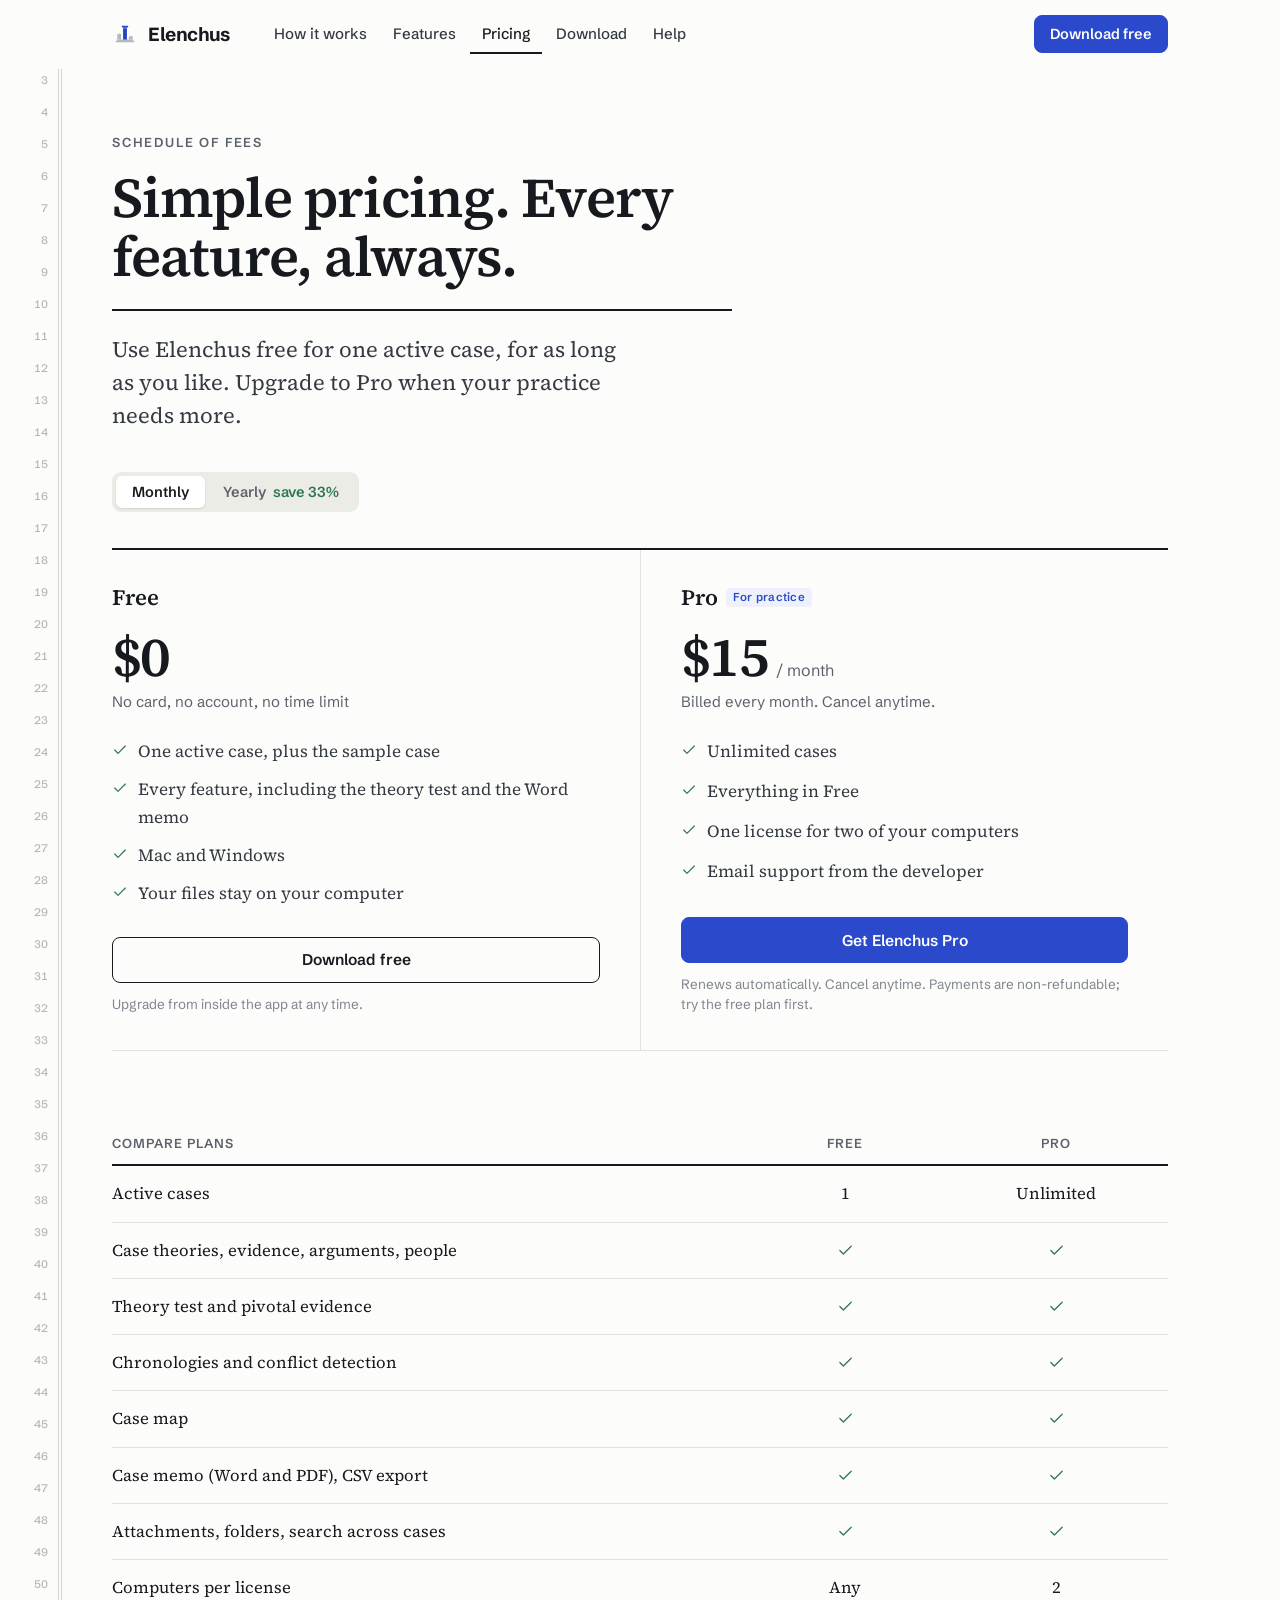
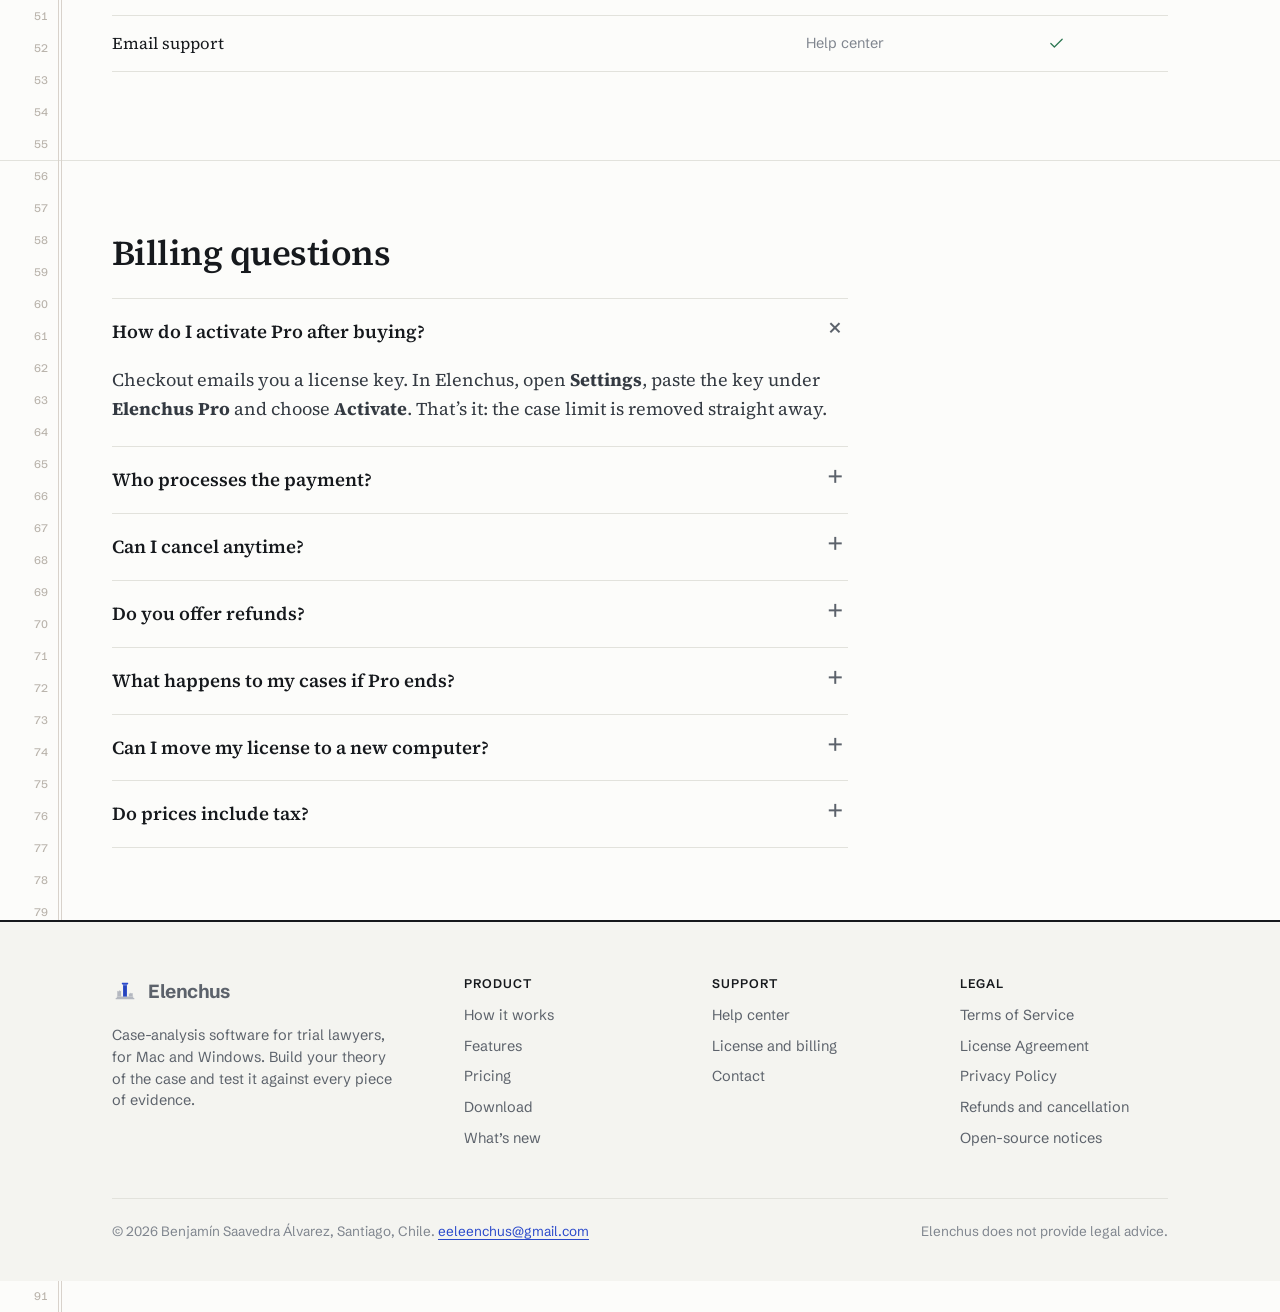
<file: pricing.html>
<!doctype html>
<html lang="en">
<head>
<meta charset="utf-8">
<meta name="viewport" content="width=device-width, initial-scale=1">
<title>Pricing | Elenchus</title>
<meta name="description" content="Elenchus is free for one active case with every feature. Elenchus Pro removes the limit for $15 a month or $120 a year.">
<link rel="canonical" href="https://eeleenchus.github.io/pricing.html">
<meta property="og:type" content="website">
<meta property="og:site_name" content="Elenchus">
<meta property="og:title" content="Pricing | Elenchus">
<meta property="og:description" content="Elenchus is free for one active case with every feature. Elenchus Pro removes the limit for $15 a month or $120 a year.">
<meta property="og:url" content="https://eeleenchus.github.io/pricing.html">
<meta property="og:image" content="https://eeleenchus.github.io/img/og.png">
<meta name="twitter:card" content="summary_large_image">
<meta name="theme-color" content="#FCFCFA">
<link rel="icon" type="image/png" sizes="32x32" href="img/favicon-32.png">
<link rel="apple-touch-icon" href="img/apple-touch-icon.png">
<link rel="preload" href="fonts/source-serif-4-latin-600-normal.woff2" as="font" type="font/woff2" crossorigin>
<link rel="preload" href="fonts/source-serif-4-latin-400-normal.woff2" as="font" type="font/woff2" crossorigin>
<link rel="stylesheet" href="assets/site.css?v=1793666538">
<script src="assets/site.js?v=1793666538" defer></script>
</head>
<body>
<div class="rail" aria-hidden="true"></div>
<a class="skip" href="#main">Skip to content</a>
<header class="top">
  <div class="wrap">
    <a class="logo" href="./" aria-label="Elenchus home"><img src="img/mark.svg" alt="" width="26" height="26">Elenchus</a>
    <nav class="nav" id="nav" aria-label="Main">
      <a href="./#method" >How it works</a>
      <a href="./#record" >Features</a>
      <a href="pricing.html" aria-current="page">Pricing</a>
      <a href="download.html" >Download</a>
      <a href="help.html" >Help</a>
    </nav>
    <div class="top-cta">
      <a class="btn btn-primary btn-sm" href="download.html">Download free</a>
    </div>
    <button class="menu-btn" aria-label="Menu" aria-expanded="false" aria-controls="nav"><svg class="i" aria-hidden="true" xmlns="http://www.w3.org/2000/svg" viewBox="0 0 24 24" fill="none" stroke="currentColor" stroke-width="2" stroke-linecap="round" stroke-linejoin="round" > <line x1="4" x2="20" y1="12" y2="12" /> <line x1="4" x2="20" y1="6" y2="6" /> <line x1="4" x2="20" y1="18" y2="18" /> </svg></button>
  </div>
</header>
<main id="main">
<div class="wrap"><header class="doc-head"><p class="court">Schedule of fees</p><h1 class="doc-title">Simple pricing. Every feature, always.</h1><p class="lede">Use Elenchus free for one active case, for as long as you like. Upgrade to Pro when your practice needs more.</p></header></div>
<section style="padding:0 0 88px">
  <div class="wrap">
    <div class="billing" role="group" aria-label="Billing period">
      <button data-p="monthly" aria-pressed="true">Monthly</button>
      <button data-p="yearly" aria-pressed="false">Yearly <em>save 33%</em></button>
    </div>
  </div>
  <div class="wrap">
    <div class="plans">
      <div class="plan">
        <div class="plan-name">Free</div>
        <div class="price"><b>$0</b></div>
        <div class="price-note">No card, no account, no time limit</div>
        <ul class="ticks">
          <li><svg class="i" aria-hidden="true" xmlns="http://www.w3.org/2000/svg" viewBox="0 0 24 24" fill="none" stroke="currentColor" stroke-width="2" stroke-linecap="round" stroke-linejoin="round" > <path d="M20 6 9 17l-5-5" /> </svg>One active case, plus the sample case</li>
          <li><svg class="i" aria-hidden="true" xmlns="http://www.w3.org/2000/svg" viewBox="0 0 24 24" fill="none" stroke="currentColor" stroke-width="2" stroke-linecap="round" stroke-linejoin="round" > <path d="M20 6 9 17l-5-5" /> </svg>Every feature, including the theory test and the Word memo</li>
          <li><svg class="i" aria-hidden="true" xmlns="http://www.w3.org/2000/svg" viewBox="0 0 24 24" fill="none" stroke="currentColor" stroke-width="2" stroke-linecap="round" stroke-linejoin="round" > <path d="M20 6 9 17l-5-5" /> </svg>Mac and Windows</li>
          <li><svg class="i" aria-hidden="true" xmlns="http://www.w3.org/2000/svg" viewBox="0 0 24 24" fill="none" stroke="currentColor" stroke-width="2" stroke-linecap="round" stroke-linejoin="round" > <path d="M20 6 9 17l-5-5" /> </svg>Your files stay on your computer</li>
        </ul>
        <a class="btn" href="download.html">Download free</a>
        <p class="plan-fine">Upgrade from inside the app at any time.</p>
      </div>
      <div class="plan pro">
        <div class="plan-name">Pro <span class="plan-tag">For practice</span></div>
        <div class="price"><b data-monthly="$15" data-yearly="$120">$15</b><span data-monthly="/ month" data-yearly="/ year">/ month</span></div>
        <div class="price-note" data-monthly="Billed every month. Cancel anytime." data-yearly="That’s $10 a month, billed once a year.">Billed every month. Cancel anytime.</div>
        <ul class="ticks">
          <li><svg class="i" aria-hidden="true" xmlns="http://www.w3.org/2000/svg" viewBox="0 0 24 24" fill="none" stroke="currentColor" stroke-width="2" stroke-linecap="round" stroke-linejoin="round" > <path d="M20 6 9 17l-5-5" /> </svg>Unlimited cases</li>
          <li><svg class="i" aria-hidden="true" xmlns="http://www.w3.org/2000/svg" viewBox="0 0 24 24" fill="none" stroke="currentColor" stroke-width="2" stroke-linecap="round" stroke-linejoin="round" > <path d="M20 6 9 17l-5-5" /> </svg>Everything in Free</li>
          <li><svg class="i" aria-hidden="true" xmlns="http://www.w3.org/2000/svg" viewBox="0 0 24 24" fill="none" stroke="currentColor" stroke-width="2" stroke-linecap="round" stroke-linejoin="round" > <path d="M20 6 9 17l-5-5" /> </svg>One license for two of your computers</li>
          <li><svg class="i" aria-hidden="true" xmlns="http://www.w3.org/2000/svg" viewBox="0 0 24 24" fill="none" stroke="currentColor" stroke-width="2" stroke-linecap="round" stroke-linejoin="round" > <path d="M20 6 9 17l-5-5" /> </svg>Email support from the developer</li>
        </ul>
        <a class="btn btn-primary" id="buy-pro" data-pending href="mailto:eeleenchus@gmail.com?subject=Elenchus%20Pro">Get Elenchus Pro</a>
        <p class="plan-fine">Renews automatically. Cancel anytime. Payments are non-refundable; try the free plan first.</p>
      </div>
    </div>

    <table class="compare">
      <thead><tr><th scope="col">Compare plans</th><th scope="col">Free</th><th scope="col">Pro</th></tr></thead>
      <tbody>
        <tr><td>Active cases</td><td>1</td><td>Unlimited</td></tr>
        <tr><td>Case theories, evidence, arguments, people</td><td><svg class="i" aria-hidden="true" xmlns="http://www.w3.org/2000/svg" viewBox="0 0 24 24" fill="none" stroke="currentColor" stroke-width="2" stroke-linecap="round" stroke-linejoin="round" > <path d="M20 6 9 17l-5-5" /> </svg></td><td><svg class="i" aria-hidden="true" xmlns="http://www.w3.org/2000/svg" viewBox="0 0 24 24" fill="none" stroke="currentColor" stroke-width="2" stroke-linecap="round" stroke-linejoin="round" > <path d="M20 6 9 17l-5-5" /> </svg></td></tr>
        <tr><td>Theory test and pivotal evidence</td><td><svg class="i" aria-hidden="true" xmlns="http://www.w3.org/2000/svg" viewBox="0 0 24 24" fill="none" stroke="currentColor" stroke-width="2" stroke-linecap="round" stroke-linejoin="round" > <path d="M20 6 9 17l-5-5" /> </svg></td><td><svg class="i" aria-hidden="true" xmlns="http://www.w3.org/2000/svg" viewBox="0 0 24 24" fill="none" stroke="currentColor" stroke-width="2" stroke-linecap="round" stroke-linejoin="round" > <path d="M20 6 9 17l-5-5" /> </svg></td></tr>
        <tr><td>Chronologies and conflict detection</td><td><svg class="i" aria-hidden="true" xmlns="http://www.w3.org/2000/svg" viewBox="0 0 24 24" fill="none" stroke="currentColor" stroke-width="2" stroke-linecap="round" stroke-linejoin="round" > <path d="M20 6 9 17l-5-5" /> </svg></td><td><svg class="i" aria-hidden="true" xmlns="http://www.w3.org/2000/svg" viewBox="0 0 24 24" fill="none" stroke="currentColor" stroke-width="2" stroke-linecap="round" stroke-linejoin="round" > <path d="M20 6 9 17l-5-5" /> </svg></td></tr>
        <tr><td>Case map</td><td><svg class="i" aria-hidden="true" xmlns="http://www.w3.org/2000/svg" viewBox="0 0 24 24" fill="none" stroke="currentColor" stroke-width="2" stroke-linecap="round" stroke-linejoin="round" > <path d="M20 6 9 17l-5-5" /> </svg></td><td><svg class="i" aria-hidden="true" xmlns="http://www.w3.org/2000/svg" viewBox="0 0 24 24" fill="none" stroke="currentColor" stroke-width="2" stroke-linecap="round" stroke-linejoin="round" > <path d="M20 6 9 17l-5-5" /> </svg></td></tr>
        <tr><td>Case memo (Word and PDF), CSV export</td><td><svg class="i" aria-hidden="true" xmlns="http://www.w3.org/2000/svg" viewBox="0 0 24 24" fill="none" stroke="currentColor" stroke-width="2" stroke-linecap="round" stroke-linejoin="round" > <path d="M20 6 9 17l-5-5" /> </svg></td><td><svg class="i" aria-hidden="true" xmlns="http://www.w3.org/2000/svg" viewBox="0 0 24 24" fill="none" stroke="currentColor" stroke-width="2" stroke-linecap="round" stroke-linejoin="round" > <path d="M20 6 9 17l-5-5" /> </svg></td></tr>
        <tr><td>Attachments, folders, search across cases</td><td><svg class="i" aria-hidden="true" xmlns="http://www.w3.org/2000/svg" viewBox="0 0 24 24" fill="none" stroke="currentColor" stroke-width="2" stroke-linecap="round" stroke-linejoin="round" > <path d="M20 6 9 17l-5-5" /> </svg></td><td><svg class="i" aria-hidden="true" xmlns="http://www.w3.org/2000/svg" viewBox="0 0 24 24" fill="none" stroke="currentColor" stroke-width="2" stroke-linecap="round" stroke-linejoin="round" > <path d="M20 6 9 17l-5-5" /> </svg></td></tr>
        <tr><td>Computers per license</td><td>Any</td><td>2</td></tr>
        <tr><td>Email support</td><td class="no">Help center</td><td><svg class="i" aria-hidden="true" xmlns="http://www.w3.org/2000/svg" viewBox="0 0 24 24" fill="none" stroke="currentColor" stroke-width="2" stroke-linecap="round" stroke-linejoin="round" > <path d="M20 6 9 17l-5-5" /> </svg></td></tr>
      </tbody>
    </table>
  </div>
</section>

<section class="section">
  <div class="wrap">
    <h2 class="section-title">Billing questions</h2>
    <div class="faq">
      <details open><summary>How do I activate Pro after buying?</summary><div class="a"><p>Checkout emails you a license key. In Elenchus, open <b>Settings</b>, paste the key under <b>Elenchus Pro</b> and choose <b>Activate</b>. That’s it: the case limit is removed straight away.</p></div></details>
      <details><summary>Who processes the payment?</summary><div class="a"><p>Orders are handled by Lemon Squeezy, our online reseller and Merchant of Record. They accept cards and other local payment methods, calculate sales tax or VAT for your country and send your receipt. We never see your card details.</p></div></details>
      <details><summary>Can I cancel anytime?</summary><div class="a"><p>Yes, from the link in your receipt email or the Lemon Squeezy customer portal. Pro stays active until the end of the period you’ve paid for, and you won’t be charged again.</p></div></details>
      <details><summary>Do you offer refunds?</summary><div class="a"><p>Payments are non-refundable, including partial periods. The free plan includes every feature, so you can evaluate Elenchus fully before paying. Billing errors are always refunded. See the <a href="refunds.html">Refund and Cancellation Policy</a>; your local consumer law still applies where it can’t be waived.</p></div></details>
      <details><summary>What happens to my cases if Pro ends?</summary><div class="a"><p>Nothing is deleted. Elenchus returns to the free plan: you can open, read, print and export every case. If you have more than one active case, editing pauses until you renew or move cases to the Trash so that only one remains.</p></div></details>
      <details><summary>Can I move my license to a new computer?</summary><div class="a"><p>Yes. In Settings on the old computer choose <b>Deactivate</b>, then activate on the new one. Each license works on two computers at a time.</p></div></details>
      <details><summary>Do prices include tax?</summary><div class="a"><p>Prices are in US dollars. Any sales tax or VAT that applies in your country is calculated at checkout.</p></div></details>
    </div>
  </div>
</section>

</main>
<footer>
  <div class="wrap">
    <div class="foot">
      <div class="foot-about">
        <a class="logo" href="./"><img src="img/mark.svg" alt="" width="28" height="28">Elenchus</a>
        <p>Case-analysis software for trial lawyers, for Mac and Windows. Build your theory of the case and test it against every piece of evidence.</p>
      </div>
      <div><h4>Product</h4><ul><li><a href="./#method">How it works</a></li><li><a href="./#record">Features</a></li><li><a href="pricing.html">Pricing</a></li><li><a href="download.html">Download</a></li><li><a href="download.html#whats-new">What’s new</a></li></ul></div>
      <div><h4>Support</h4><ul><li><a href="help.html">Help center</a></li><li><a href="help.html#licensing">License and billing</a></li><li><a href="contact.html">Contact</a></li></ul></div>
      <div><h4>Legal</h4><ul><li><a href="terms.html">Terms of Service</a></li><li><a href="eula.html">License Agreement</a></li><li><a href="privacy.html">Privacy Policy</a></li><li><a href="refunds.html">Refunds and cancellation</a></li><li><a href="third-party.html">Open-source notices</a></li></ul></div>
    </div>
    <div class="foot-base">
      <span>© 2026 Benjamín Saavedra Álvarez, Santiago, Chile. <a href="mailto:eeleenchus@gmail.com">eeleenchus@gmail.com</a></span>
      <span>Elenchus does not provide legal advice.</span>
    </div>
  </div>
</footer>
</body>
</html>
</file>
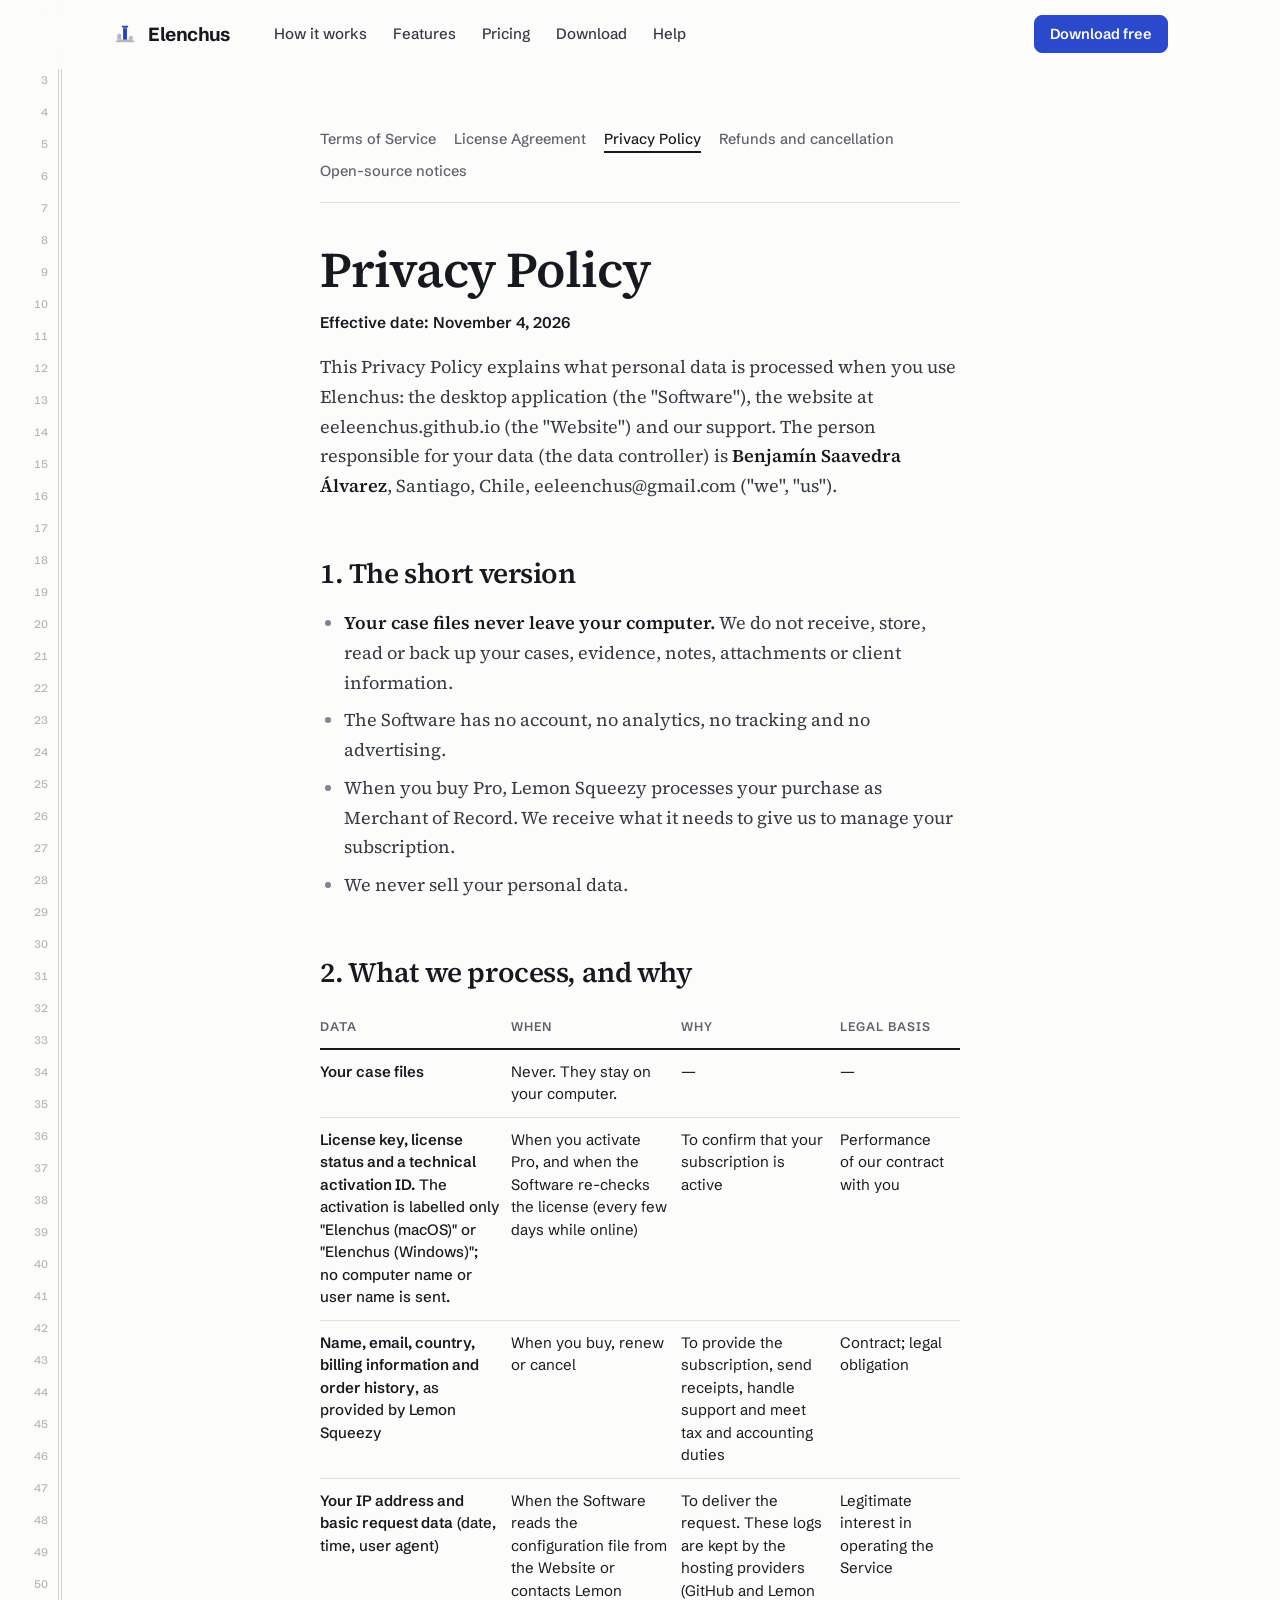
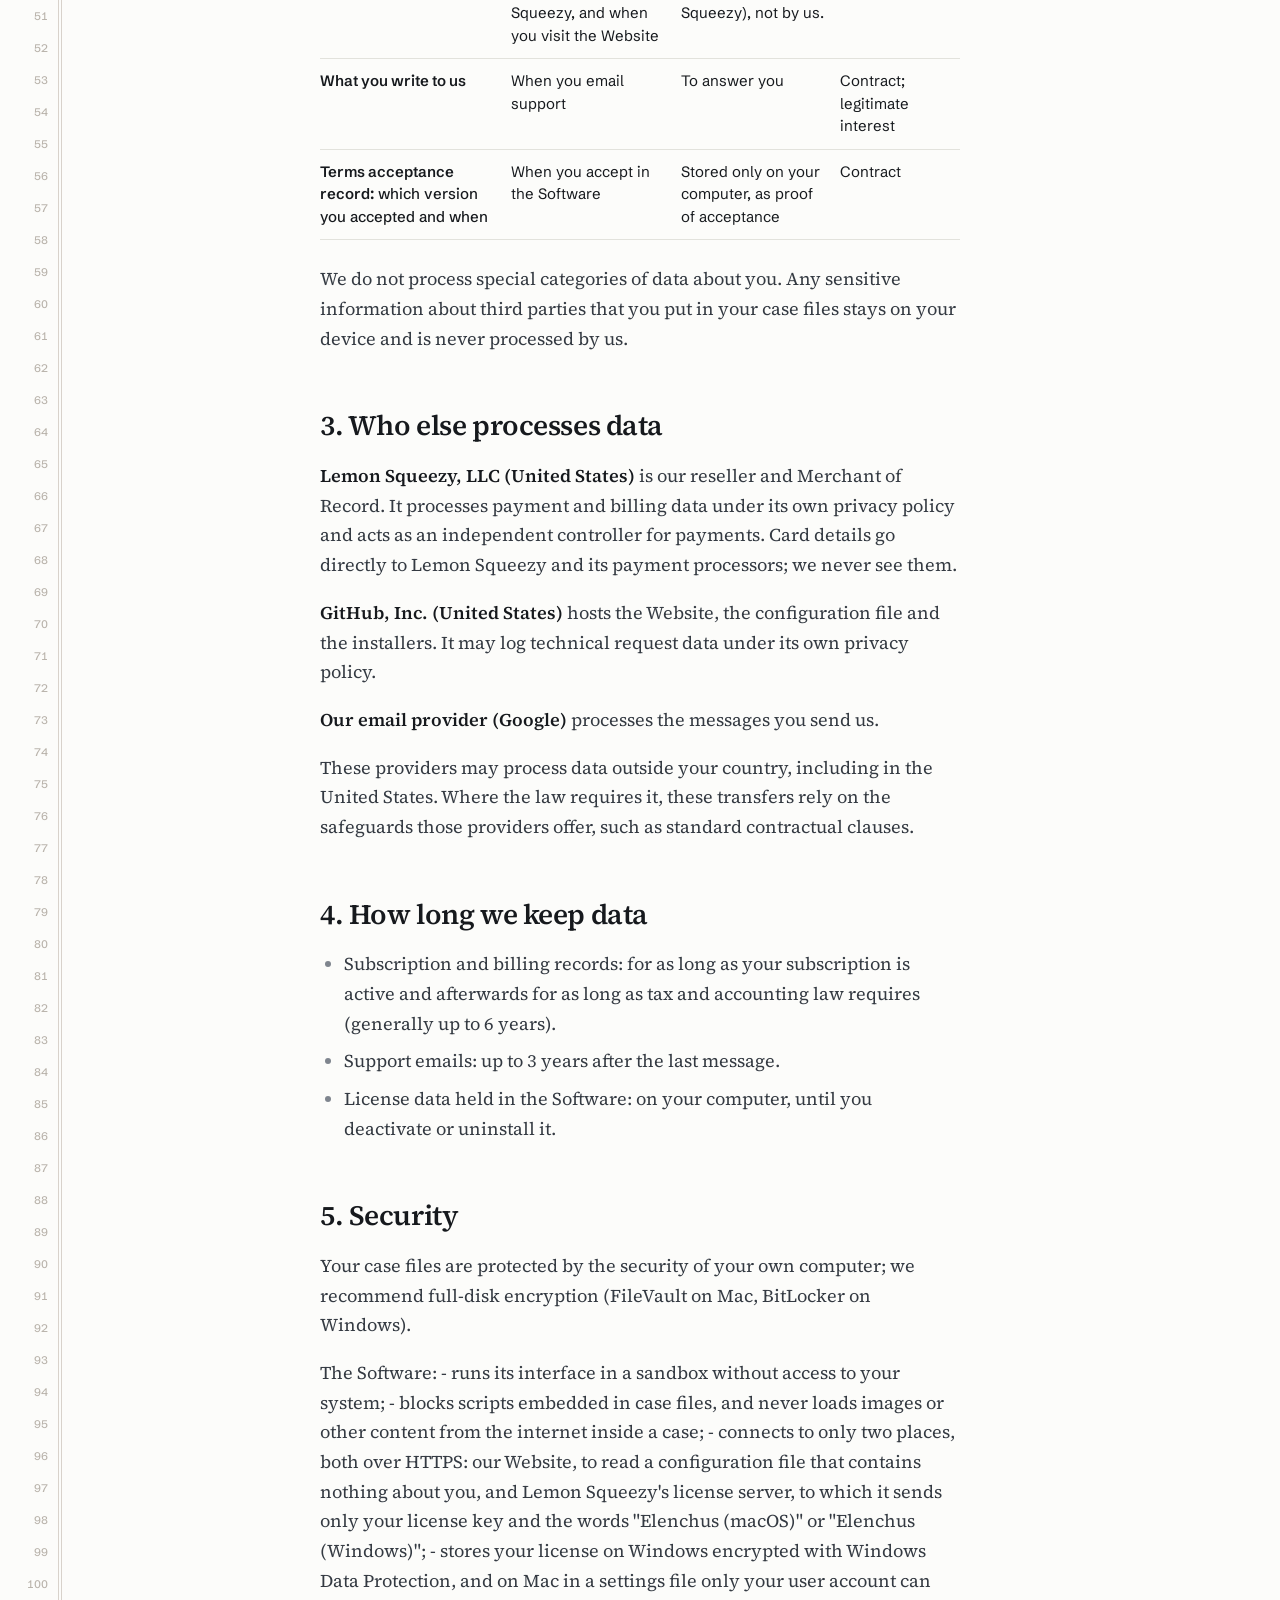
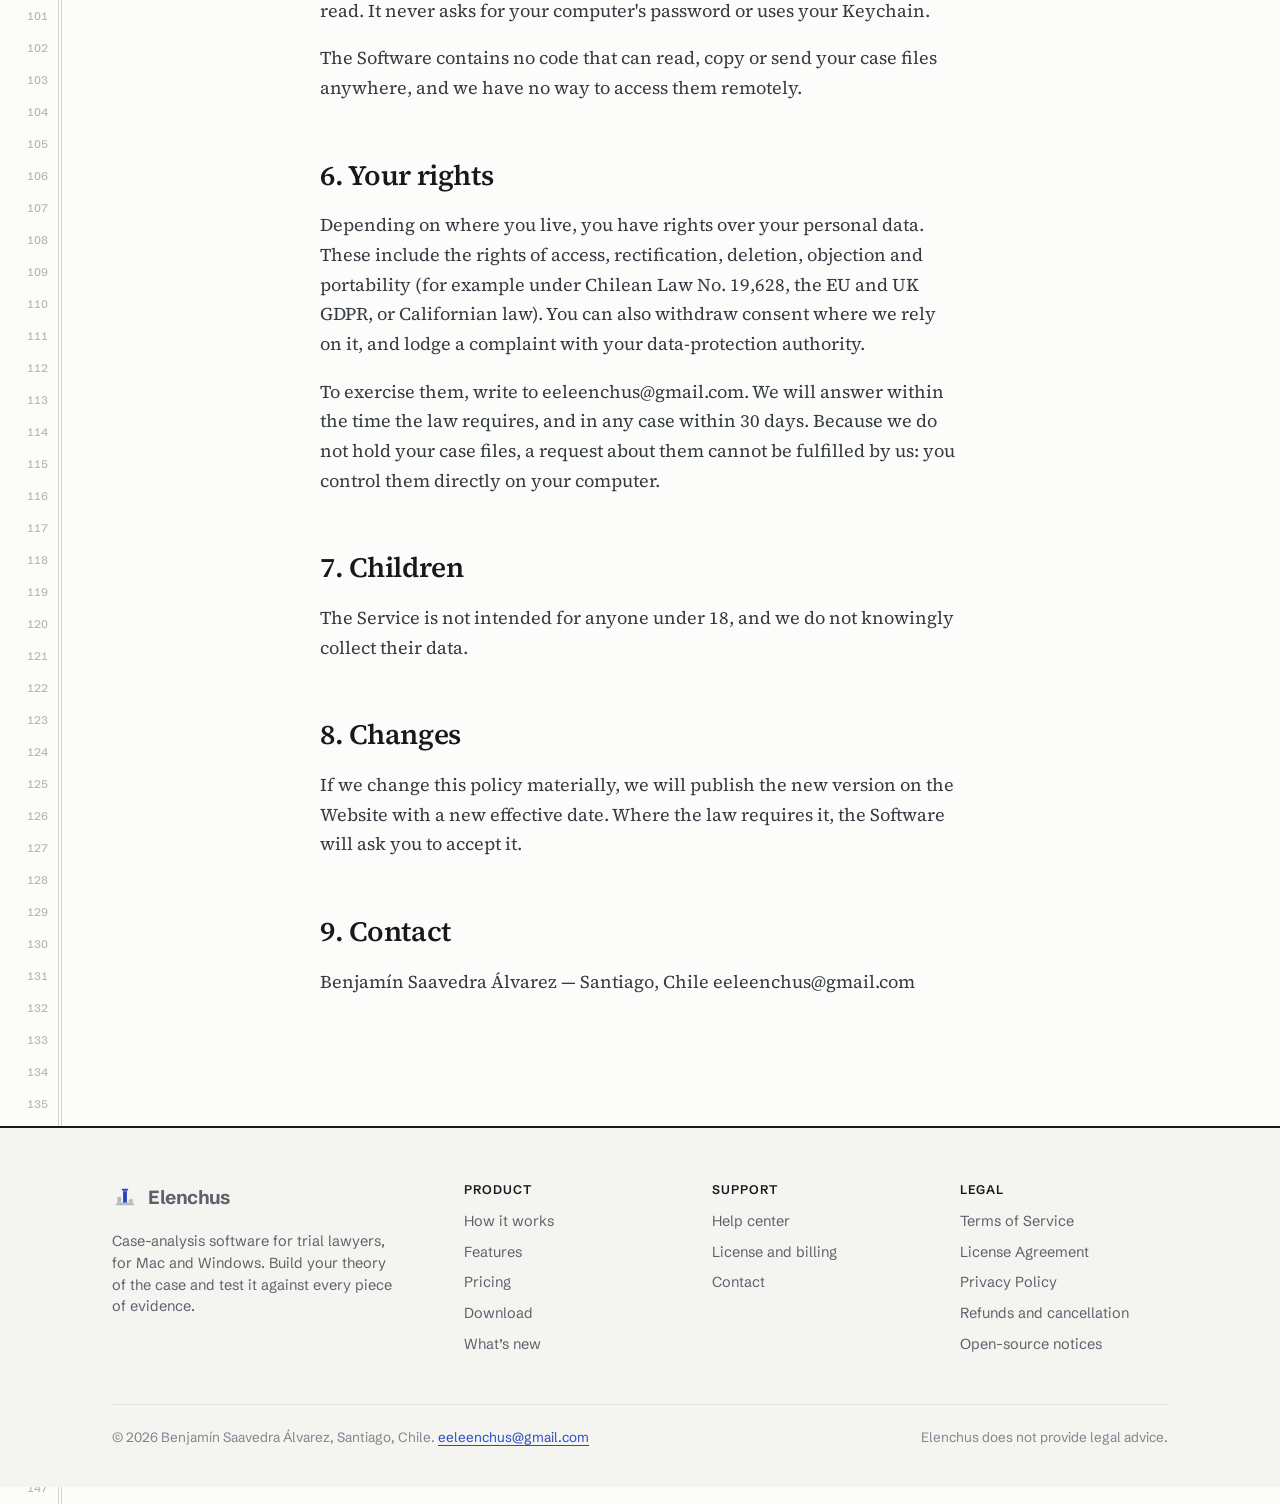
<file: privacy.html>
<!doctype html>
<html lang="en">
<head>
<meta charset="utf-8">
<meta name="viewport" content="width=device-width, initial-scale=1">
<title>Privacy Policy | Elenchus</title>
<meta name="description" content="Elenchus Privacy Policy.">
<link rel="canonical" href="https://eeleenchus.github.io/privacy.html">
<meta property="og:type" content="website">
<meta property="og:site_name" content="Elenchus">
<meta property="og:title" content="Privacy Policy | Elenchus">
<meta property="og:description" content="Elenchus Privacy Policy.">
<meta property="og:url" content="https://eeleenchus.github.io/privacy.html">
<meta property="og:image" content="https://eeleenchus.github.io/img/og.png">
<meta name="twitter:card" content="summary_large_image">
<meta name="theme-color" content="#FCFCFA">
<link rel="icon" type="image/png" sizes="32x32" href="img/favicon-32.png">
<link rel="apple-touch-icon" href="img/apple-touch-icon.png">
<link rel="preload" href="fonts/source-serif-4-latin-600-normal.woff2" as="font" type="font/woff2" crossorigin>
<link rel="preload" href="fonts/source-serif-4-latin-400-normal.woff2" as="font" type="font/woff2" crossorigin>
<link rel="stylesheet" href="assets/site.css?v=1793828298">
<script src="assets/site.js?v=1793828298" defer></script>
</head>
<body>
<div class="rail" aria-hidden="true"></div>
<a class="skip" href="#main">Skip to content</a>
<header class="top">
  <div class="wrap">
    <a class="logo" href="./" aria-label="Elenchus home"><img src="img/mark.svg" alt="" width="26" height="26">Elenchus</a>
    <nav class="nav" id="nav" aria-label="Main">
      <a href="./#method" >How it works</a>
      <a href="./#record" >Features</a>
      <a href="pricing.html" >Pricing</a>
      <a href="download.html" >Download</a>
      <a href="help.html" >Help</a>
    </nav>
    <div class="top-cta">
      <a class="btn btn-primary btn-sm" href="download.html">Download free</a>
    </div>
    <button class="menu-btn" aria-label="Menu" aria-expanded="false" aria-controls="nav"><svg class="i" aria-hidden="true" xmlns="http://www.w3.org/2000/svg" viewBox="0 0 24 24" fill="none" stroke="currentColor" stroke-width="2" stroke-linecap="round" stroke-linejoin="round" > <line x1="4" x2="20" y1="12" y2="12" /> <line x1="4" x2="20" y1="6" y2="6" /> <line x1="4" x2="20" y1="18" y2="18" /> </svg></button>
  </div>
</header>
<main id="main">
<div class="wrap doc-layout" style="grid-template-columns:minmax(0,1fr);padding-top:56px"><article class="prose" style="margin:0 auto"><nav class="legal-nav" aria-label="Legal documents"><a href="terms.html">Terms of Service</a><a href="eula.html">License Agreement</a><a href="privacy.html" aria-current="page">Privacy Policy</a><a href="refunds.html">Refunds and cancellation</a><a href="third-party.html">Open-source notices</a></nav><h1>Privacy Policy</h1>
<p class="meta"><strong>Effective date: November 4, 2026</strong></p>
<p>This Privacy Policy explains what personal data is processed when you use Elenchus: the desktop application (the "Software"), the website at eeleenchus.github.io (the "Website") and our support. The person responsible for your data (the data controller) is <strong>Benjamín Saavedra Álvarez</strong>, Santiago, Chile, eeleenchus@gmail.com ("we", "us").</p>
<h2>1. The short version</h2>
<ul>
<li><strong>Your case files never leave your computer.</strong> We do not receive, store, read or back up your cases, evidence, notes, attachments or client information.</li>
<li>The Software has no account, no analytics, no tracking and no advertising.</li>
<li>When you buy Pro, Lemon Squeezy processes your purchase as Merchant of Record. We receive what it needs to give us to manage your subscription.</li>
<li>We never sell your personal data.</li>
</ul>
<h2>2. What we process, and why</h2>
<table>
<thead>
<tr>
<th>Data</th>
<th>When</th>
<th>Why</th>
<th>Legal basis</th>
</tr>
</thead>
<tbody>
<tr>
<td><strong>Your case files</strong></td>
<td>Never. They stay on your computer.</td>
<td>—</td>
<td>—</td>
</tr>
<tr>
<td><strong>License key, license status and a technical activation ID.</strong> The activation is labelled only "Elenchus (macOS)" or "Elenchus (Windows)"; no computer name or user name is sent.</td>
<td>When you activate Pro, and when the Software re-checks the license (every few days while online)</td>
<td>To confirm that your subscription is active</td>
<td>Performance of our contract with you</td>
</tr>
<tr>
<td><strong>Name, email, country, billing information and order history</strong>, as provided by Lemon Squeezy</td>
<td>When you buy, renew or cancel</td>
<td>To provide the subscription, send receipts, handle support and meet tax and accounting duties</td>
<td>Contract; legal obligation</td>
</tr>
<tr>
<td><strong>Your IP address and basic request data</strong> (date, time, user agent)</td>
<td>When the Software reads the configuration file from the Website or contacts Lemon Squeezy, and when you visit the Website</td>
<td>To deliver the request. These logs are kept by the hosting providers (GitHub and Lemon Squeezy), not by us.</td>
<td>Legitimate interest in operating the Service</td>
</tr>
<tr>
<td><strong>What you write to us</strong></td>
<td>When you email support</td>
<td>To answer you</td>
<td>Contract; legitimate interest</td>
</tr>
<tr>
<td><strong>Terms acceptance record:</strong> which version you accepted and when</td>
<td>When you accept in the Software</td>
<td>Stored only on your computer, as proof of acceptance</td>
<td>Contract</td>
</tr>
</tbody>
</table>
<p>We do not process special categories of data about you. Any sensitive information about third parties that you put in your case files stays on your device and is never processed by us.</p>
<h2>3. Who else processes data</h2>
<p><strong>Lemon Squeezy, LLC (United States)</strong> is our reseller and Merchant of Record. It processes payment and billing data under its own privacy policy and acts as an independent controller for payments. Card details go directly to Lemon Squeezy and its payment processors; we never see them.</p>
<p><strong>GitHub, Inc. (United States)</strong> hosts the Website, the configuration file and the installers. It may log technical request data under its own privacy policy.</p>
<p><strong>Our email provider (Google)</strong> processes the messages you send us.</p>
<p>These providers may process data outside your country, including in the United States. Where the law requires it, these transfers rely on the safeguards those providers offer, such as standard contractual clauses.</p>
<h2>4. How long we keep data</h2>
<ul>
<li>Subscription and billing records: for as long as your subscription is active and afterwards for as long as tax and accounting law requires (generally up to 6 years).</li>
<li>Support emails: up to 3 years after the last message.</li>
<li>License data held in the Software: on your computer, until you deactivate or uninstall it.</li>
</ul>
<h2>5. Security</h2>
<p>Your case files are protected by the security of your own computer; we recommend full-disk encryption (FileVault on Mac, BitLocker on Windows).</p>
<p>The Software:
- runs its interface in a sandbox without access to your system;
- blocks scripts embedded in case files, and never loads images or other content from the internet inside a case;
- connects to only two places, both over HTTPS: our Website, to read a configuration file that contains nothing about you, and Lemon Squeezy's license server, to which it sends only your license key and the words "Elenchus (macOS)" or "Elenchus (Windows)";
- stores your license on Windows encrypted with Windows Data Protection, and on Mac in a settings file only your user account can read. It never asks for your computer's password or uses your Keychain.</p>
<p>The Software contains no code that can read, copy or send your case files anywhere, and we have no way to access them remotely.</p>
<h2>6. Your rights</h2>
<p>Depending on where you live, you have rights over your personal data. These include the rights of access, rectification, deletion, objection and portability (for example under Chilean Law No. 19,628, the EU and UK GDPR, or Californian law). You can also withdraw consent where we rely on it, and lodge a complaint with your data-protection authority.</p>
<p>To exercise them, write to eeleenchus@gmail.com. We will answer within the time the law requires, and in any case within 30 days. Because we do not hold your case files, a request about them cannot be fulfilled by us: you control them directly on your computer.</p>
<h2>7. Children</h2>
<p>The Service is not intended for anyone under 18, and we do not knowingly collect their data.</p>
<h2>8. Changes</h2>
<p>If we change this policy materially, we will publish the new version on the Website with a new effective date. Where the law requires it, the Software will ask you to accept it.</p>
<h2>9. Contact</h2>
<p>Benjamín Saavedra Álvarez — Santiago, Chile
eeleenchus@gmail.com</p></article></div>
</main>
<footer>
  <div class="wrap">
    <div class="foot">
      <div class="foot-about">
        <a class="logo" href="./"><img src="img/mark.svg" alt="" width="28" height="28">Elenchus</a>
        <p>Case-analysis software for trial lawyers, for Mac and Windows. Build your theory of the case and test it against every piece of evidence.</p>
      </div>
      <div><h4>Product</h4><ul><li><a href="./#method">How it works</a></li><li><a href="./#record">Features</a></li><li><a href="pricing.html">Pricing</a></li><li><a href="download.html">Download</a></li><li><a href="download.html#whats-new">What’s new</a></li></ul></div>
      <div><h4>Support</h4><ul><li><a href="help.html">Help center</a></li><li><a href="help.html#licensing">License and billing</a></li><li><a href="contact.html">Contact</a></li></ul></div>
      <div><h4>Legal</h4><ul><li><a href="terms.html">Terms of Service</a></li><li><a href="eula.html">License Agreement</a></li><li><a href="privacy.html">Privacy Policy</a></li><li><a href="refunds.html">Refunds and cancellation</a></li><li><a href="third-party.html">Open-source notices</a></li></ul></div>
    </div>
    <div class="foot-base">
      <span>© 2026 Benjamín Saavedra Álvarez, Santiago, Chile. <a href="mailto:eeleenchus@gmail.com">eeleenchus@gmail.com</a></span>
      <span>Elenchus does not provide legal advice.</span>
    </div>
  </div>
</footer>
</body>
</html>
</file>
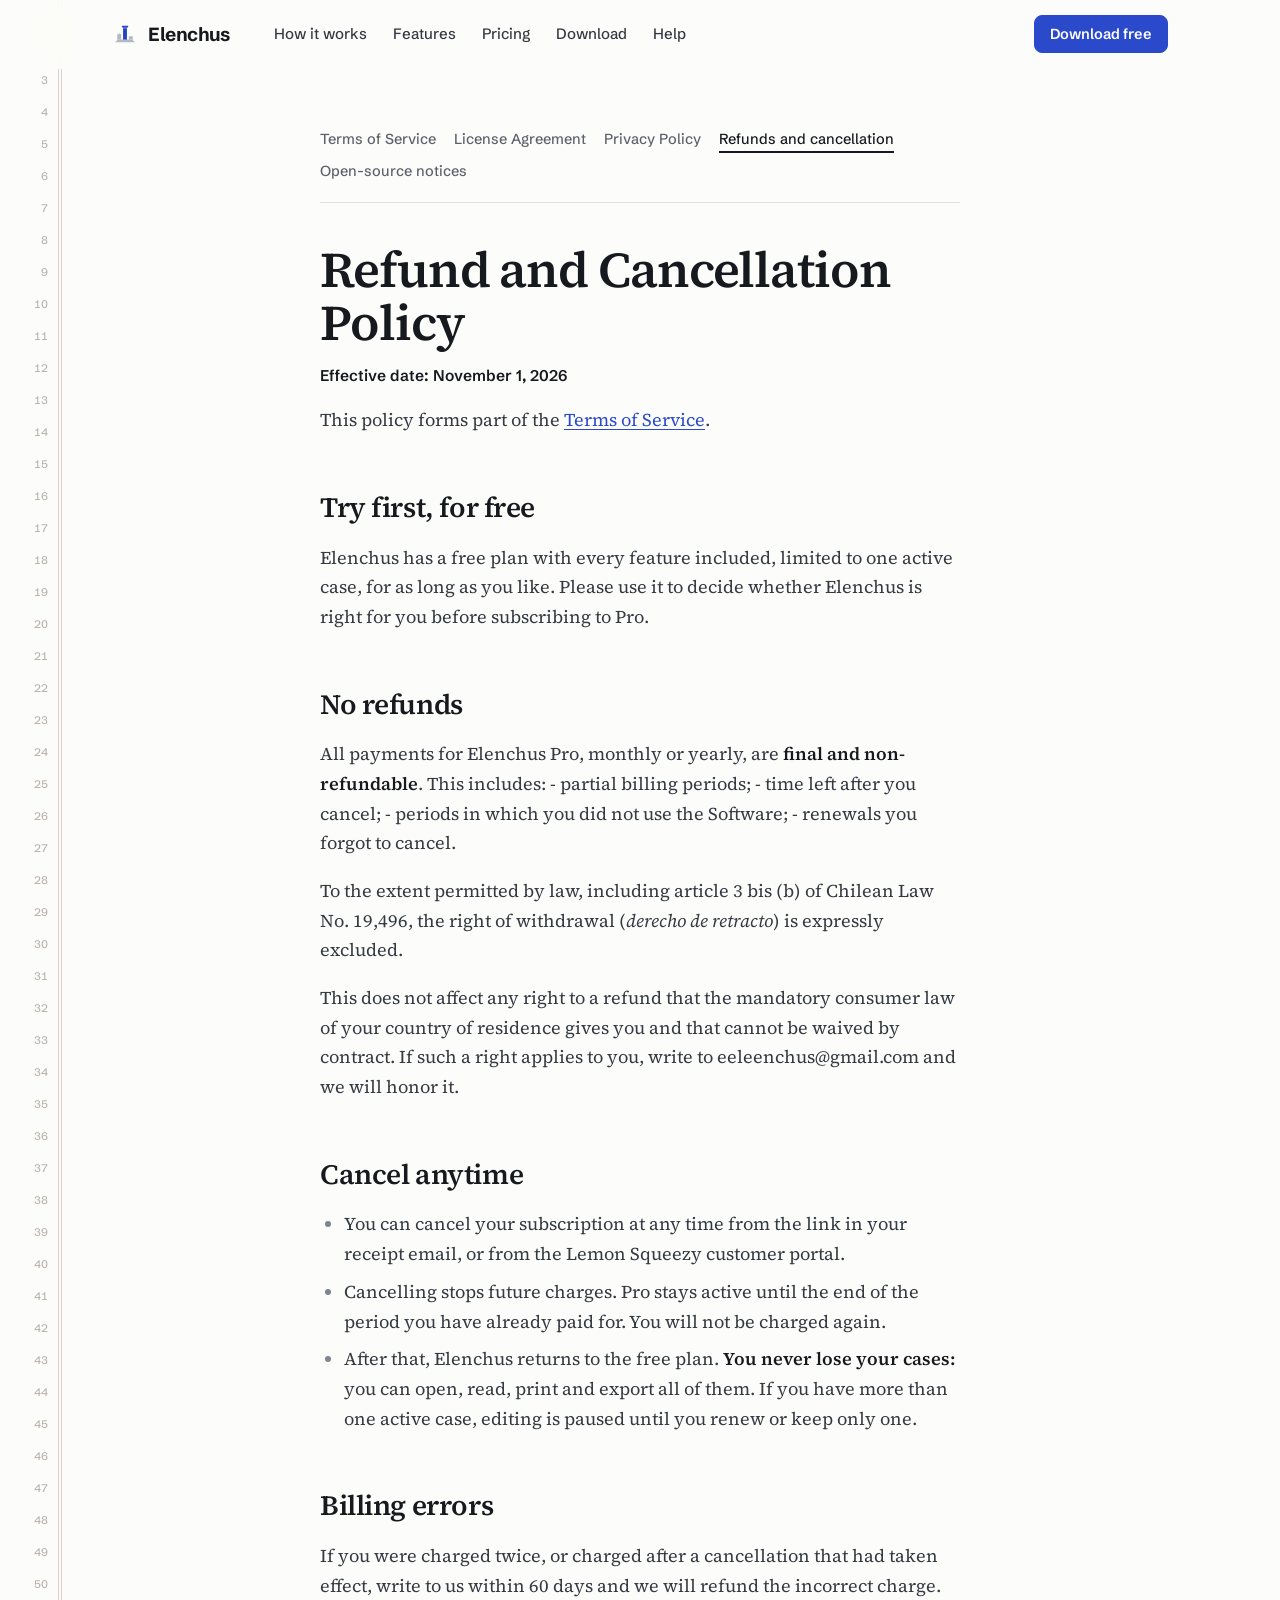
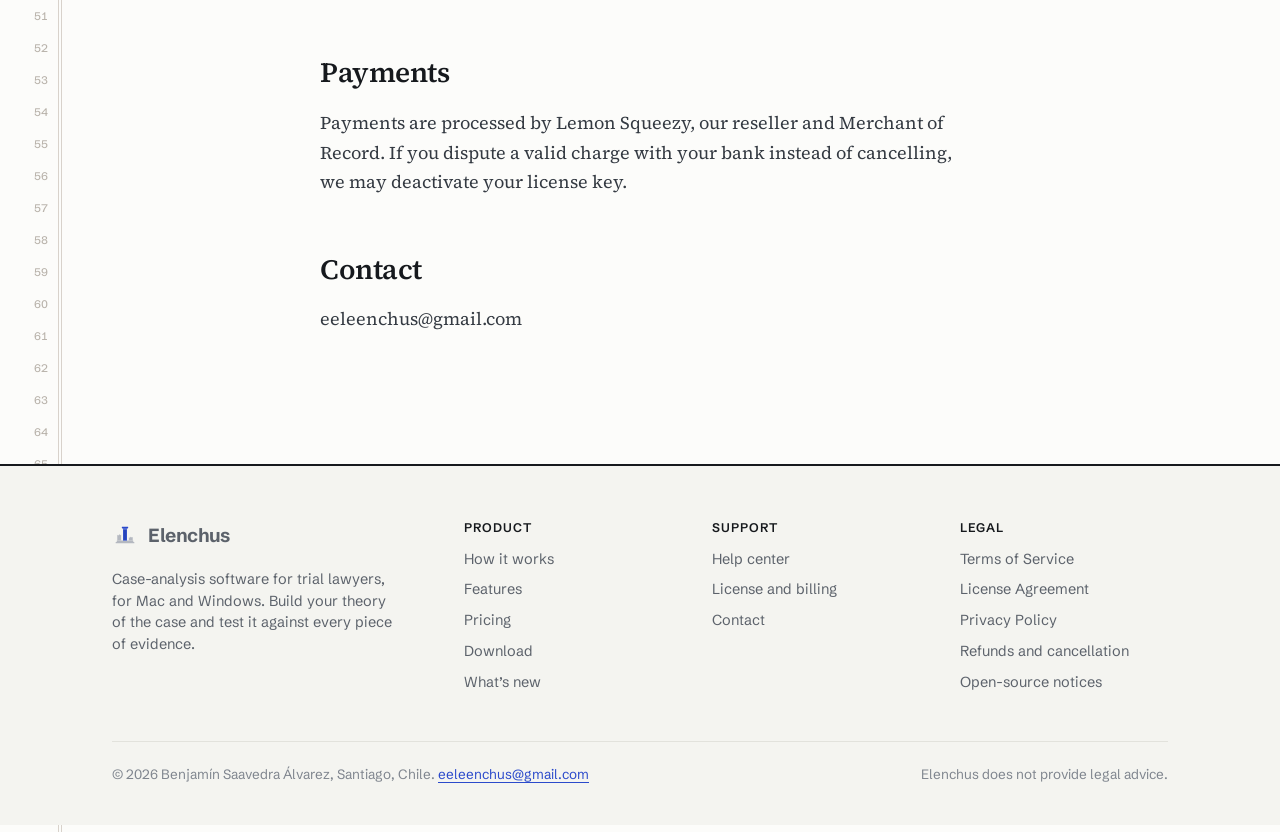
<file: refunds.html>
<!doctype html>
<html lang="en">
<head>
<meta charset="utf-8">
<meta name="viewport" content="width=device-width, initial-scale=1">
<title>Refund and Cancellation Policy | Elenchus</title>
<meta name="description" content="Elenchus Refunds and cancellation.">
<link rel="canonical" href="https://eeleenchus.github.io/refunds.html">
<meta property="og:type" content="website">
<meta property="og:site_name" content="Elenchus">
<meta property="og:title" content="Refund and Cancellation Policy | Elenchus">
<meta property="og:description" content="Elenchus Refunds and cancellation.">
<meta property="og:url" content="https://eeleenchus.github.io/refunds.html">
<meta property="og:image" content="https://eeleenchus.github.io/img/og.png">
<meta name="twitter:card" content="summary_large_image">
<meta name="theme-color" content="#FCFCFA">
<link rel="icon" type="image/png" sizes="32x32" href="img/favicon-32.png">
<link rel="apple-touch-icon" href="img/apple-touch-icon.png">
<link rel="preload" href="fonts/source-serif-4-latin-600-normal.woff2" as="font" type="font/woff2" crossorigin>
<link rel="preload" href="fonts/source-serif-4-latin-400-normal.woff2" as="font" type="font/woff2" crossorigin>
<link rel="stylesheet" href="assets/site.css?v=1793652446">
<script src="assets/site.js?v=1793652446" defer></script>
</head>
<body>
<div class="rail" aria-hidden="true"></div>
<a class="skip" href="#main">Skip to content</a>
<header class="top">
  <div class="wrap">
    <a class="logo" href="./" aria-label="Elenchus home"><img src="img/mark.svg" alt="" width="26" height="26">Elenchus</a>
    <nav class="nav" id="nav" aria-label="Main">
      <a href="./#method" >How it works</a>
      <a href="./#record" >Features</a>
      <a href="pricing.html" >Pricing</a>
      <a href="download.html" >Download</a>
      <a href="help.html" >Help</a>
    </nav>
    <div class="top-cta">
      <a class="btn btn-primary btn-sm" href="download.html">Download free</a>
    </div>
    <button class="menu-btn" aria-label="Menu" aria-expanded="false" aria-controls="nav"><svg class="i" aria-hidden="true" xmlns="http://www.w3.org/2000/svg" viewBox="0 0 24 24" fill="none" stroke="currentColor" stroke-width="2" stroke-linecap="round" stroke-linejoin="round" > <line x1="4" x2="20" y1="12" y2="12" /> <line x1="4" x2="20" y1="6" y2="6" /> <line x1="4" x2="20" y1="18" y2="18" /> </svg></button>
  </div>
</header>
<main id="main">
<div class="wrap doc-layout" style="grid-template-columns:minmax(0,1fr);padding-top:56px"><article class="prose" style="margin:0 auto"><nav class="legal-nav" aria-label="Legal documents"><a href="terms.html">Terms of Service</a><a href="eula.html">License Agreement</a><a href="privacy.html">Privacy Policy</a><a href="refunds.html" aria-current="page">Refunds and cancellation</a><a href="third-party.html">Open-source notices</a></nav><h1>Refund and Cancellation Policy</h1>
<p class="meta"><strong>Effective date: November 1, 2026</strong></p>
<p>This policy forms part of the <a href="terms.html">Terms of Service</a>.</p>
<h2>Try first, for free</h2>
<p>Elenchus has a free plan with every feature included, limited to one active case, for as long as you like. Please use it to decide whether Elenchus is right for you before subscribing to Pro.</p>
<h2>No refunds</h2>
<p>All payments for Elenchus Pro, monthly or yearly, are <strong>final and non-refundable</strong>. This includes:
- partial billing periods;
- time left after you cancel;
- periods in which you did not use the Software;
- renewals you forgot to cancel.</p>
<p>To the extent permitted by law, including article 3 bis (b) of Chilean Law No. 19,496, the right of withdrawal (<em>derecho de retracto</em>) is expressly excluded.</p>
<p>This does not affect any right to a refund that the mandatory consumer law of your country of residence gives you and that cannot be waived by contract. If such a right applies to you, write to eeleenchus@gmail.com and we will honor it.</p>
<h2>Cancel anytime</h2>
<ul>
<li>You can cancel your subscription at any time from the link in your receipt email, or from the Lemon Squeezy customer portal.</li>
<li>Cancelling stops future charges. Pro stays active until the end of the period you have already paid for. You will not be charged again.</li>
<li>After that, Elenchus returns to the free plan. <strong>You never lose your cases:</strong> you can open, read, print and export all of them. If you have more than one active case, editing is paused until you renew or keep only one.</li>
</ul>
<h2>Billing errors</h2>
<p>If you were charged twice, or charged after a cancellation that had taken effect, write to us within 60 days and we will refund the incorrect charge.</p>
<h2>Payments</h2>
<p>Payments are processed by Lemon Squeezy, our reseller and Merchant of Record. If you dispute a valid charge with your bank instead of cancelling, we may deactivate your license key.</p>
<h2>Contact</h2>
<p>eeleenchus@gmail.com</p></article></div>
</main>
<footer>
  <div class="wrap">
    <div class="foot">
      <div class="foot-about">
        <a class="logo" href="./"><img src="img/mark.svg" alt="" width="28" height="28">Elenchus</a>
        <p>Case-analysis software for trial lawyers, for Mac and Windows. Build your theory of the case and test it against every piece of evidence.</p>
      </div>
      <div><h4>Product</h4><ul><li><a href="./#method">How it works</a></li><li><a href="./#record">Features</a></li><li><a href="pricing.html">Pricing</a></li><li><a href="download.html">Download</a></li><li><a href="download.html#whats-new">What’s new</a></li></ul></div>
      <div><h4>Support</h4><ul><li><a href="help.html">Help center</a></li><li><a href="help.html#licensing">License and billing</a></li><li><a href="contact.html">Contact</a></li></ul></div>
      <div><h4>Legal</h4><ul><li><a href="terms.html">Terms of Service</a></li><li><a href="eula.html">License Agreement</a></li><li><a href="privacy.html">Privacy Policy</a></li><li><a href="refunds.html">Refunds and cancellation</a></li><li><a href="third-party.html">Open-source notices</a></li></ul></div>
    </div>
    <div class="foot-base">
      <span>© 2026 Benjamín Saavedra Álvarez, Santiago, Chile. <a href="mailto:eeleenchus@gmail.com">eeleenchus@gmail.com</a></span>
      <span>Elenchus does not provide legal advice.</span>
    </div>
  </div>
</footer>
</body>
</html>
</file>
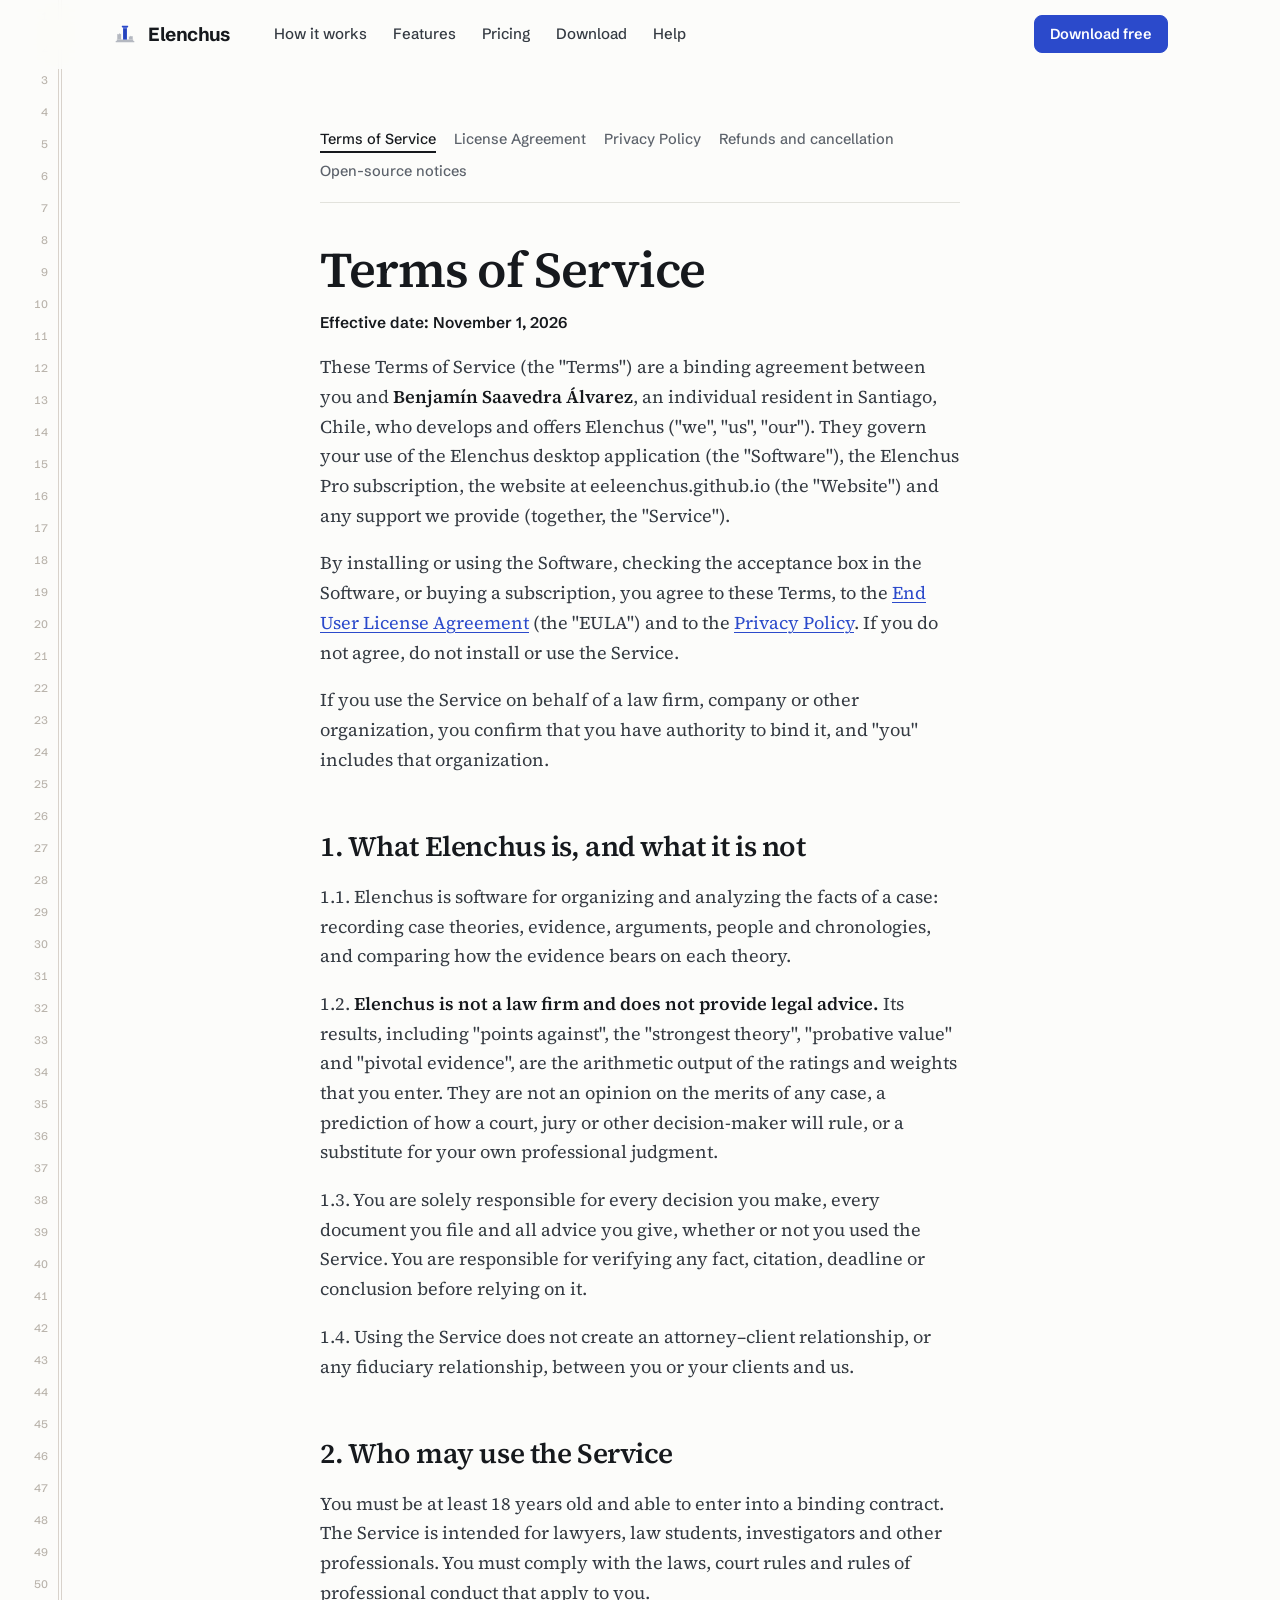
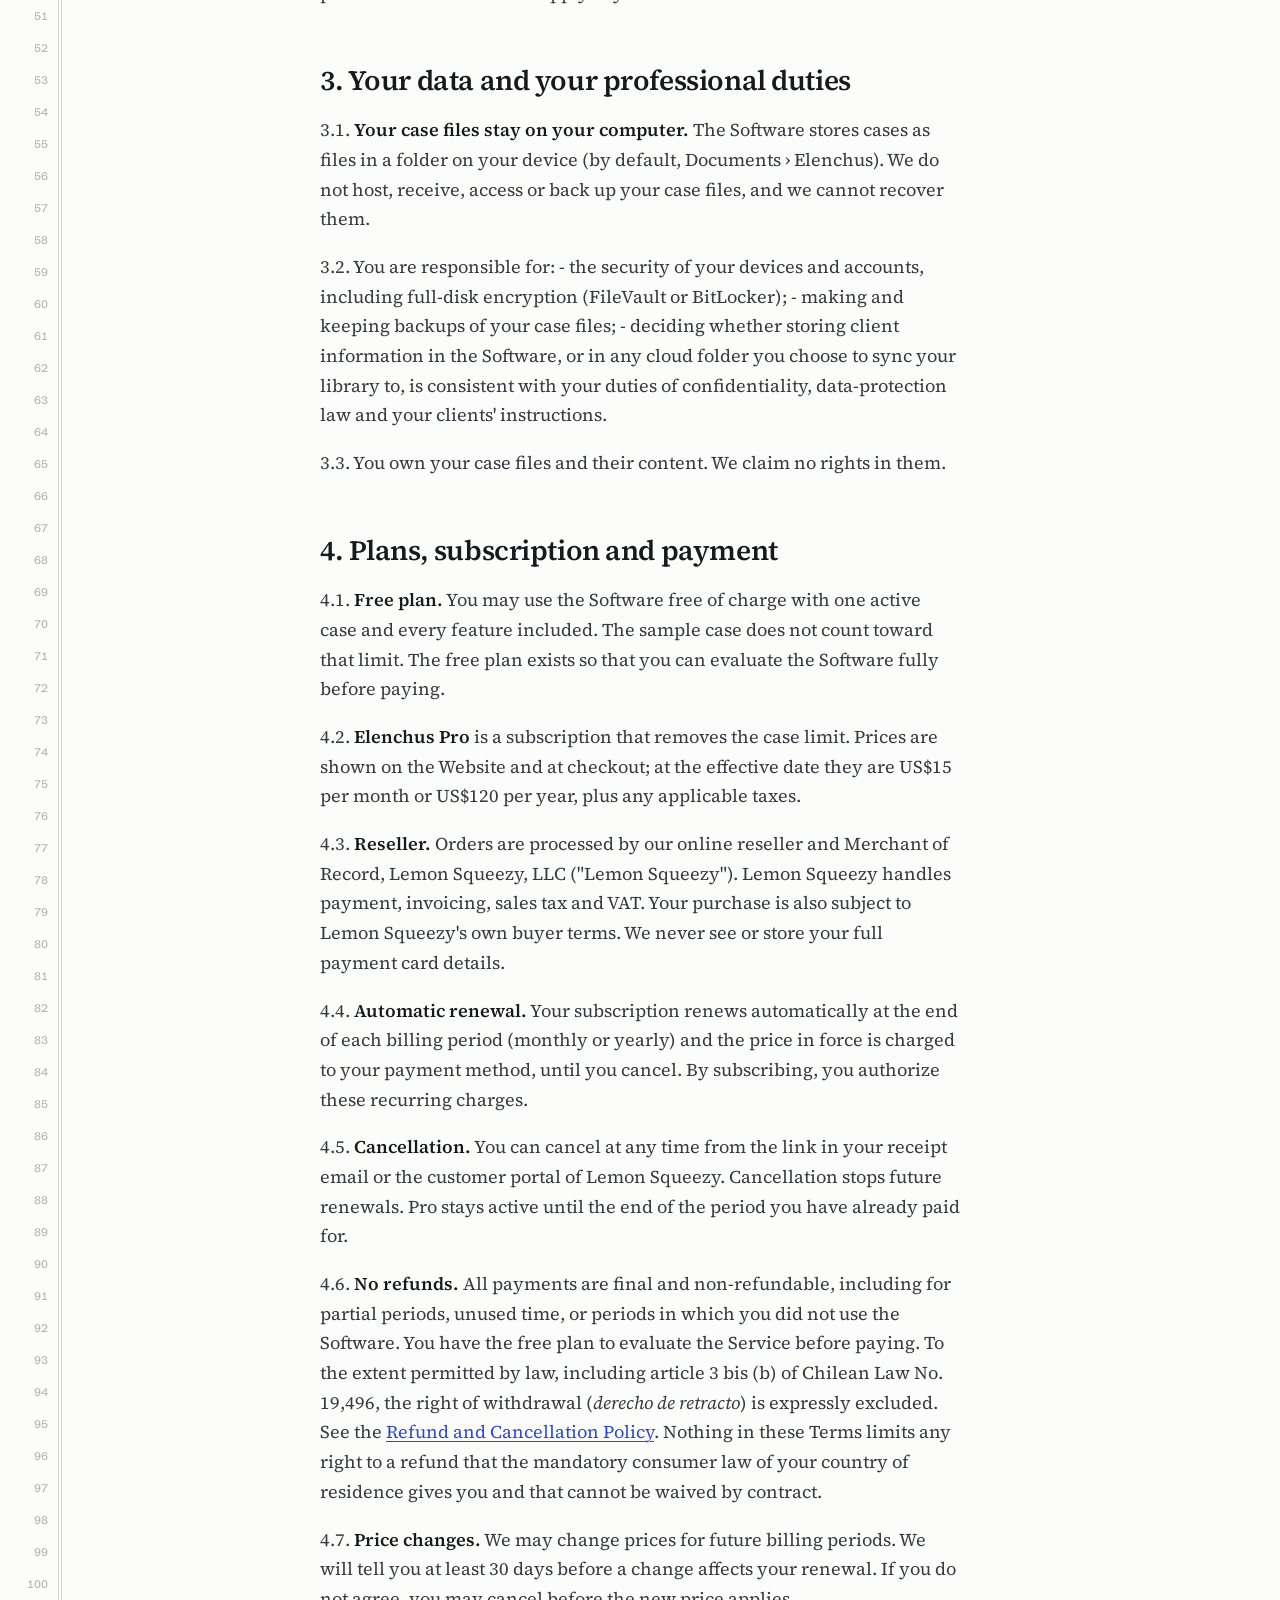
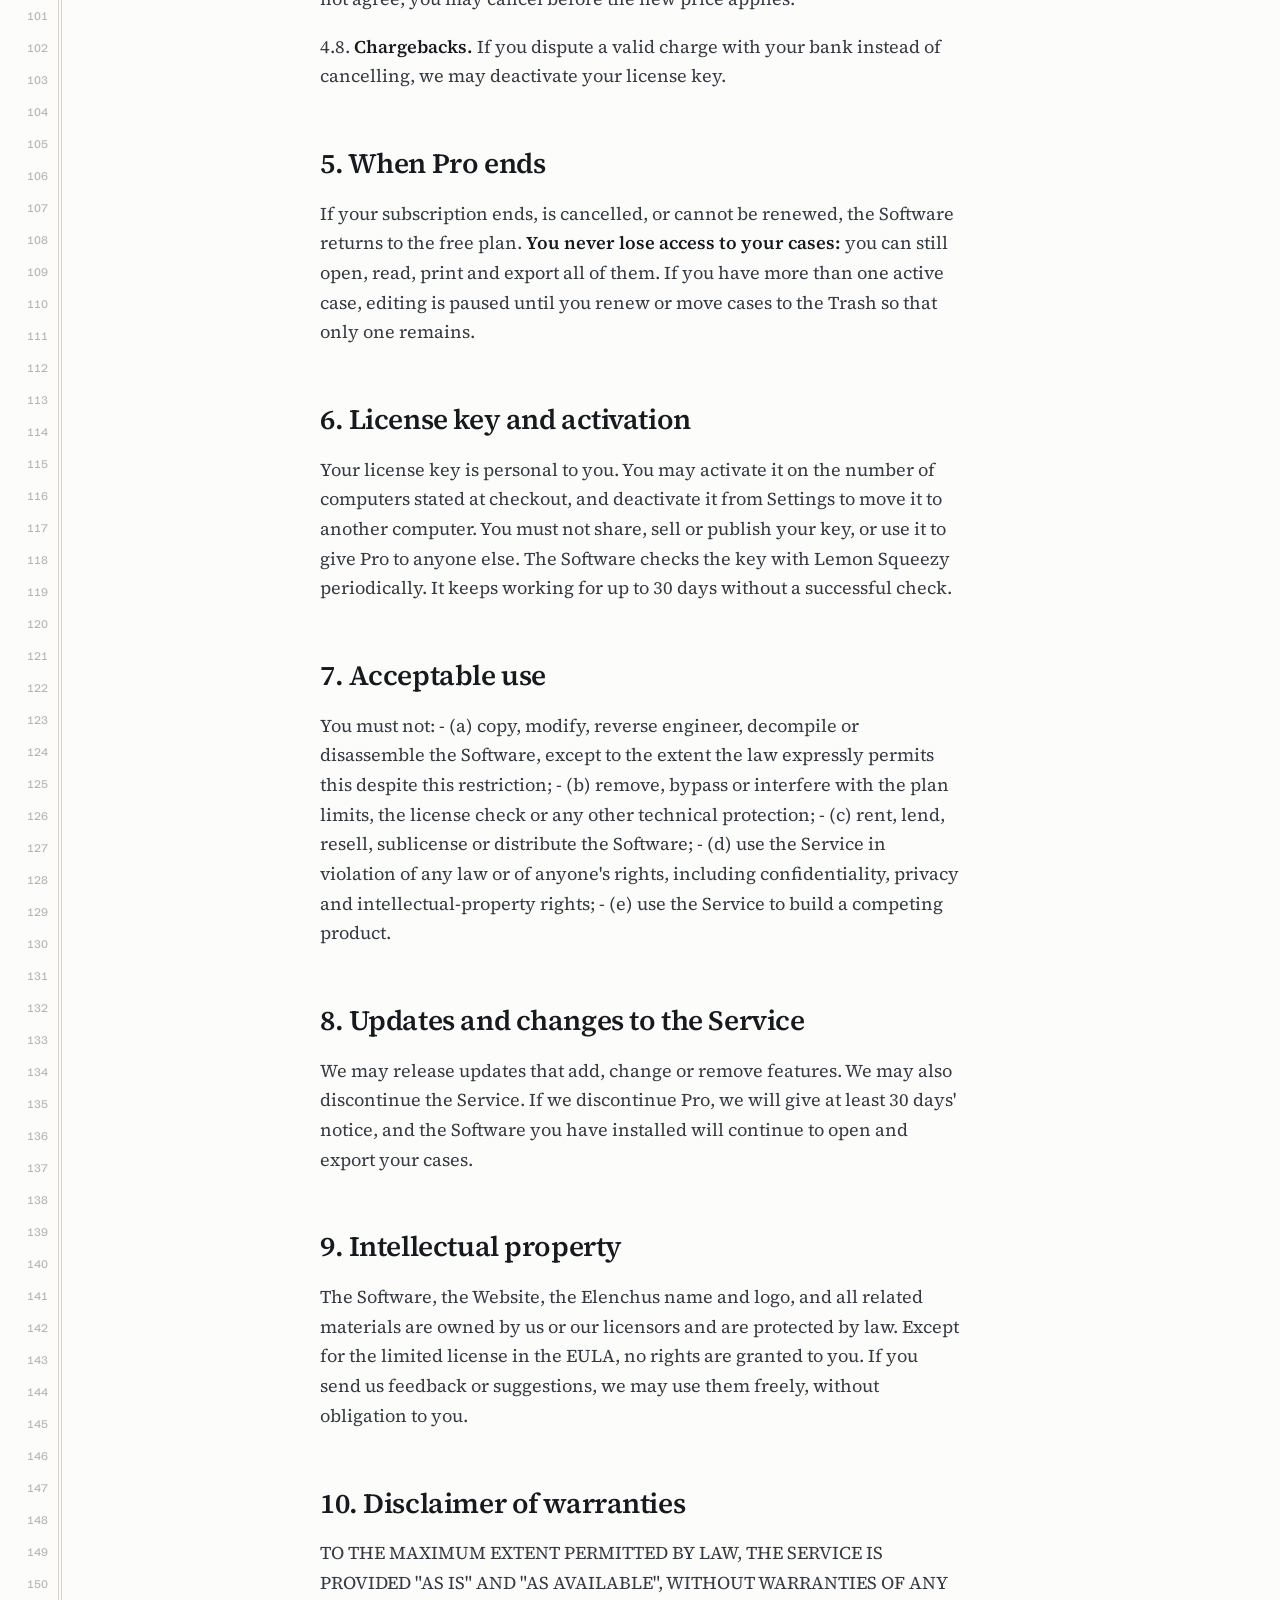
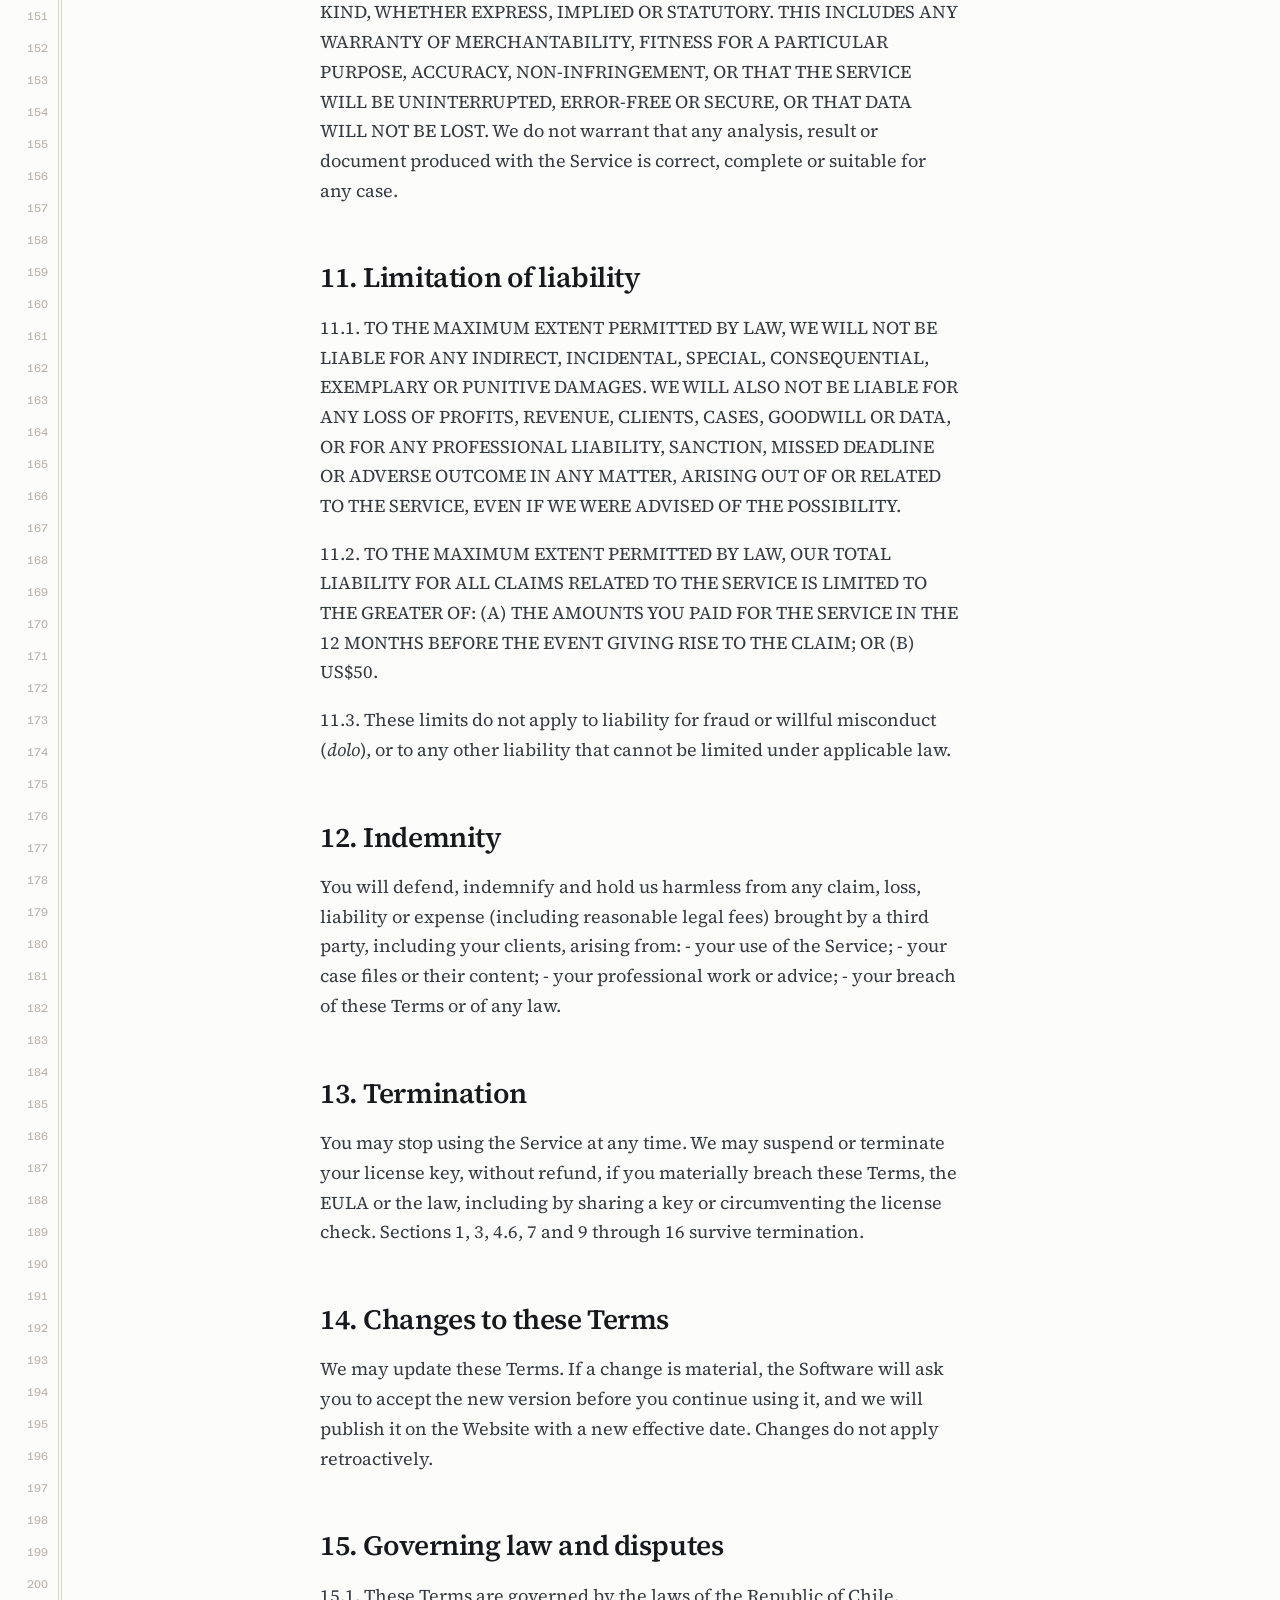
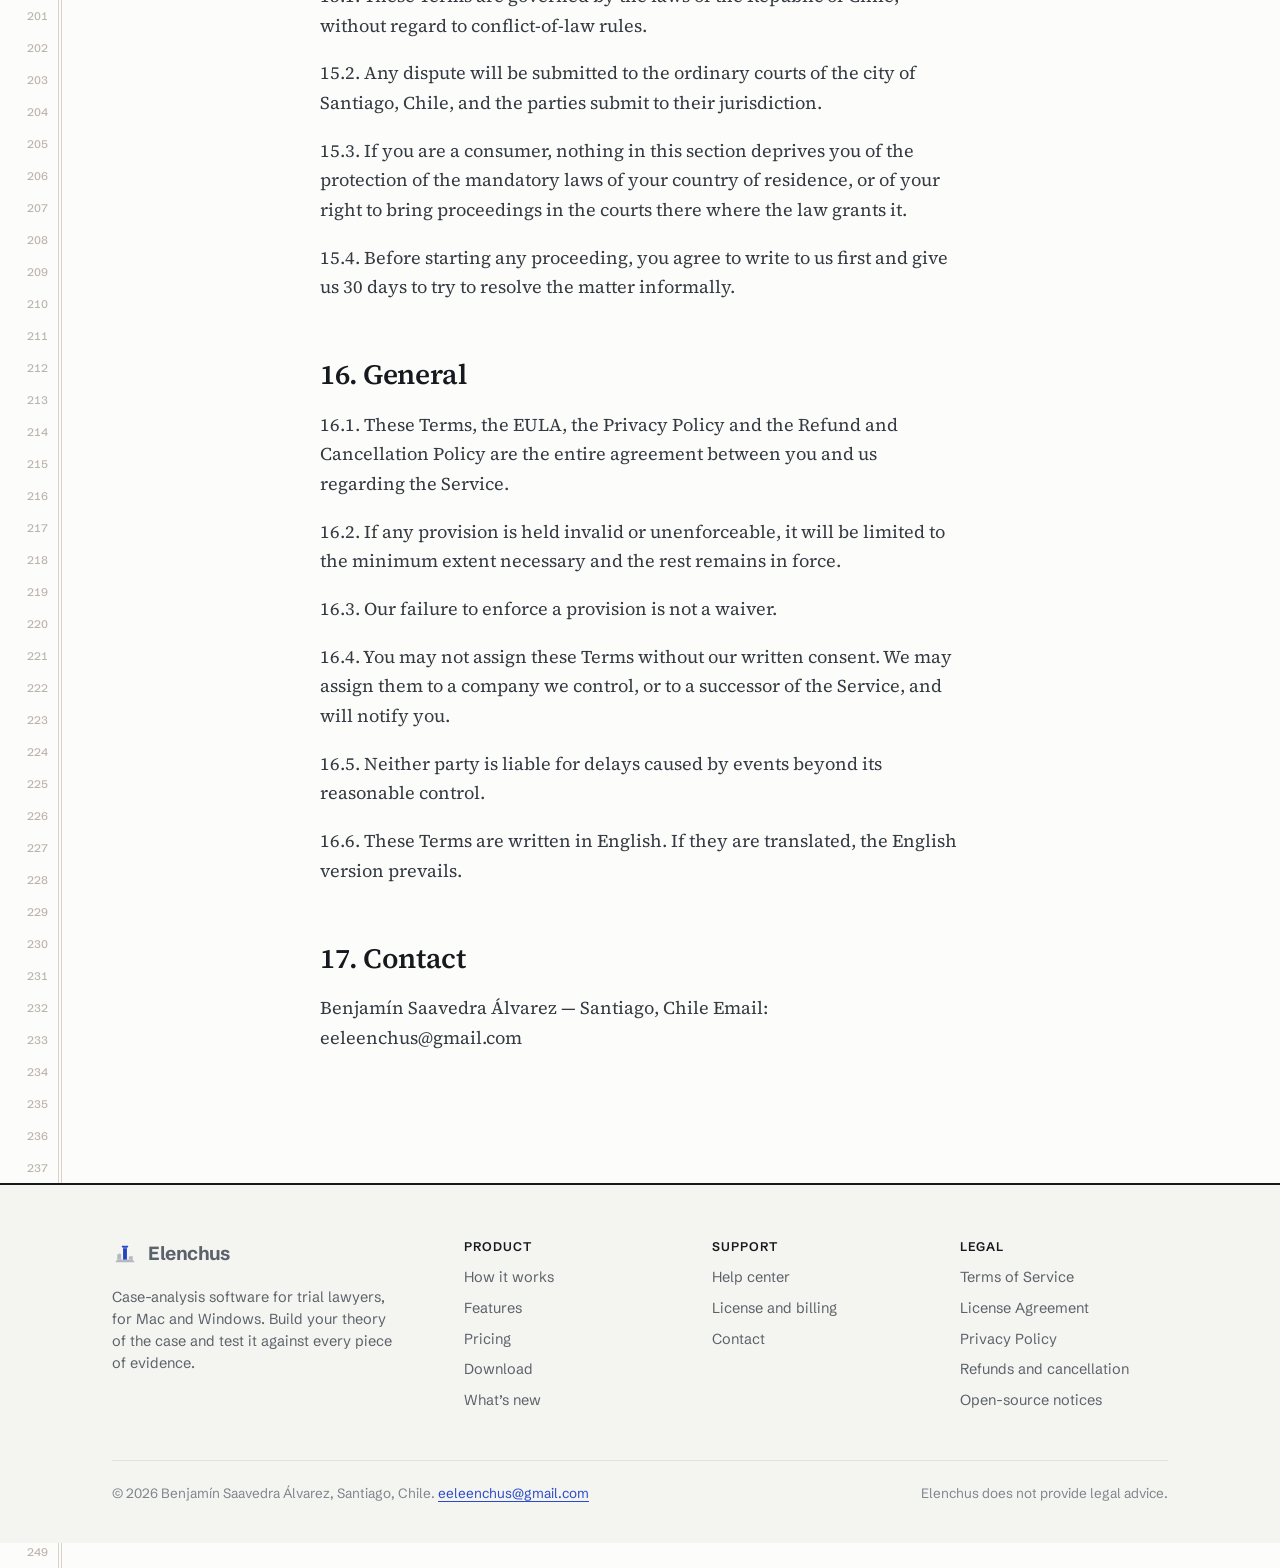
<file: terms.html>
<!doctype html>
<html lang="en">
<head>
<meta charset="utf-8">
<meta name="viewport" content="width=device-width, initial-scale=1">
<title>Terms of Service | Elenchus</title>
<meta name="description" content="Elenchus Terms of Service.">
<link rel="canonical" href="https://eeleenchus.github.io/terms.html">
<meta property="og:type" content="website">
<meta property="og:site_name" content="Elenchus">
<meta property="og:title" content="Terms of Service | Elenchus">
<meta property="og:description" content="Elenchus Terms of Service.">
<meta property="og:url" content="https://eeleenchus.github.io/terms.html">
<meta property="og:image" content="https://eeleenchus.github.io/img/og.png">
<meta name="twitter:card" content="summary_large_image">
<meta name="theme-color" content="#FCFCFA">
<link rel="icon" type="image/png" sizes="32x32" href="img/favicon-32.png">
<link rel="apple-touch-icon" href="img/apple-touch-icon.png">
<link rel="preload" href="fonts/source-serif-4-latin-600-normal.woff2" as="font" type="font/woff2" crossorigin>
<link rel="preload" href="fonts/source-serif-4-latin-400-normal.woff2" as="font" type="font/woff2" crossorigin>
<link rel="stylesheet" href="assets/site.css?v=1793666538">
<script src="assets/site.js?v=1793666538" defer></script>
</head>
<body>
<div class="rail" aria-hidden="true"></div>
<a class="skip" href="#main">Skip to content</a>
<header class="top">
  <div class="wrap">
    <a class="logo" href="./" aria-label="Elenchus home"><img src="img/mark.svg" alt="" width="26" height="26">Elenchus</a>
    <nav class="nav" id="nav" aria-label="Main">
      <a href="./#method" >How it works</a>
      <a href="./#record" >Features</a>
      <a href="pricing.html" >Pricing</a>
      <a href="download.html" >Download</a>
      <a href="help.html" >Help</a>
    </nav>
    <div class="top-cta">
      <a class="btn btn-primary btn-sm" href="download.html">Download free</a>
    </div>
    <button class="menu-btn" aria-label="Menu" aria-expanded="false" aria-controls="nav"><svg class="i" aria-hidden="true" xmlns="http://www.w3.org/2000/svg" viewBox="0 0 24 24" fill="none" stroke="currentColor" stroke-width="2" stroke-linecap="round" stroke-linejoin="round" > <line x1="4" x2="20" y1="12" y2="12" /> <line x1="4" x2="20" y1="6" y2="6" /> <line x1="4" x2="20" y1="18" y2="18" /> </svg></button>
  </div>
</header>
<main id="main">
<div class="wrap doc-layout" style="grid-template-columns:minmax(0,1fr);padding-top:56px"><article class="prose" style="margin:0 auto"><nav class="legal-nav" aria-label="Legal documents"><a href="terms.html" aria-current="page">Terms of Service</a><a href="eula.html">License Agreement</a><a href="privacy.html">Privacy Policy</a><a href="refunds.html">Refunds and cancellation</a><a href="third-party.html">Open-source notices</a></nav><h1>Terms of Service</h1>
<p class="meta"><strong>Effective date: November 1, 2026</strong></p>
<p>These Terms of Service (the "Terms") are a binding agreement between you and <strong>Benjamín Saavedra Álvarez</strong>, an individual resident in Santiago, Chile, who develops and offers Elenchus ("we", "us", "our"). They govern your use of the Elenchus desktop application (the "Software"), the Elenchus Pro subscription, the website at eeleenchus.github.io (the "Website") and any support we provide (together, the "Service").</p>
<p>By installing or using the Software, checking the acceptance box in the Software, or buying a subscription, you agree to these Terms, to the <a href="eula.html">End User License Agreement</a> (the "EULA") and to the <a href="privacy.html">Privacy Policy</a>. If you do not agree, do not install or use the Service.</p>
<p>If you use the Service on behalf of a law firm, company or other organization, you confirm that you have authority to bind it, and "you" includes that organization.</p>
<h2>1. What Elenchus is, and what it is not</h2>
<p>1.1. Elenchus is software for organizing and analyzing the facts of a case: recording case theories, evidence, arguments, people and chronologies, and comparing how the evidence bears on each theory.</p>
<p>1.2. <strong>Elenchus is not a law firm and does not provide legal advice.</strong> Its results, including "points against", the "strongest theory", "probative value" and "pivotal evidence", are the arithmetic output of the ratings and weights that you enter. They are not an opinion on the merits of any case, a prediction of how a court, jury or other decision-maker will rule, or a substitute for your own professional judgment.</p>
<p>1.3. You are solely responsible for every decision you make, every document you file and all advice you give, whether or not you used the Service. You are responsible for verifying any fact, citation, deadline or conclusion before relying on it.</p>
<p>1.4. Using the Service does not create an attorney–client relationship, or any fiduciary relationship, between you or your clients and us.</p>
<h2>2. Who may use the Service</h2>
<p>You must be at least 18 years old and able to enter into a binding contract. The Service is intended for lawyers, law students, investigators and other professionals. You must comply with the laws, court rules and rules of professional conduct that apply to you.</p>
<h2>3. Your data and your professional duties</h2>
<p>3.1. <strong>Your case files stay on your computer.</strong> The Software stores cases as files in a folder on your device (by default, Documents › Elenchus). We do not host, receive, access or back up your case files, and we cannot recover them.</p>
<p>3.2. You are responsible for:
- the security of your devices and accounts, including full-disk encryption (FileVault or BitLocker);
- making and keeping backups of your case files;
- deciding whether storing client information in the Software, or in any cloud folder you choose to sync your library to, is consistent with your duties of confidentiality, data-protection law and your clients' instructions.</p>
<p>3.3. You own your case files and their content. We claim no rights in them.</p>
<h2>4. Plans, subscription and payment</h2>
<p>4.1. <strong>Free plan.</strong> You may use the Software free of charge with one active case and every feature included. The sample case does not count toward that limit. The free plan exists so that you can evaluate the Software fully before paying.</p>
<p>4.2. <strong>Elenchus Pro</strong> is a subscription that removes the case limit. Prices are shown on the Website and at checkout; at the effective date they are US$15 per month or US$120 per year, plus any applicable taxes.</p>
<p>4.3. <strong>Reseller.</strong> Orders are processed by our online reseller and Merchant of Record, Lemon Squeezy, LLC ("Lemon Squeezy"). Lemon Squeezy handles payment, invoicing, sales tax and VAT. Your purchase is also subject to Lemon Squeezy's own buyer terms. We never see or store your full payment card details.</p>
<p>4.4. <strong>Automatic renewal.</strong> Your subscription renews automatically at the end of each billing period (monthly or yearly) and the price in force is charged to your payment method, until you cancel. By subscribing, you authorize these recurring charges.</p>
<p>4.5. <strong>Cancellation.</strong> You can cancel at any time from the link in your receipt email or the customer portal of Lemon Squeezy. Cancellation stops future renewals. Pro stays active until the end of the period you have already paid for.</p>
<p>4.6. <strong>No refunds.</strong> All payments are final and non-refundable, including for partial periods, unused time, or periods in which you did not use the Software. You have the free plan to evaluate the Service before paying. To the extent permitted by law, including article 3 bis (b) of Chilean Law No. 19,496, the right of withdrawal (<em>derecho de retracto</em>) is expressly excluded. See the <a href="refunds.html">Refund and Cancellation Policy</a>. Nothing in these Terms limits any right to a refund that the mandatory consumer law of your country of residence gives you and that cannot be waived by contract.</p>
<p>4.7. <strong>Price changes.</strong> We may change prices for future billing periods. We will tell you at least 30 days before a change affects your renewal. If you do not agree, you may cancel before the new price applies.</p>
<p>4.8. <strong>Chargebacks.</strong> If you dispute a valid charge with your bank instead of cancelling, we may deactivate your license key.</p>
<h2>5. When Pro ends</h2>
<p>If your subscription ends, is cancelled, or cannot be renewed, the Software returns to the free plan. <strong>You never lose access to your cases:</strong> you can still open, read, print and export all of them. If you have more than one active case, editing is paused until you renew or move cases to the Trash so that only one remains.</p>
<h2>6. License key and activation</h2>
<p>Your license key is personal to you. You may activate it on the number of computers stated at checkout, and deactivate it from Settings to move it to another computer. You must not share, sell or publish your key, or use it to give Pro to anyone else. The Software checks the key with Lemon Squeezy periodically. It keeps working for up to 30 days without a successful check.</p>
<h2>7. Acceptable use</h2>
<p>You must not:
- (a) copy, modify, reverse engineer, decompile or disassemble the Software, except to the extent the law expressly permits this despite this restriction;
- (b) remove, bypass or interfere with the plan limits, the license check or any other technical protection;
- (c) rent, lend, resell, sublicense or distribute the Software;
- (d) use the Service in violation of any law or of anyone's rights, including confidentiality, privacy and intellectual-property rights;
- (e) use the Service to build a competing product.</p>
<h2>8. Updates and changes to the Service</h2>
<p>We may release updates that add, change or remove features. We may also discontinue the Service. If we discontinue Pro, we will give at least 30 days' notice, and the Software you have installed will continue to open and export your cases.</p>
<h2>9. Intellectual property</h2>
<p>The Software, the Website, the Elenchus name and logo, and all related materials are owned by us or our licensors and are protected by law. Except for the limited license in the EULA, no rights are granted to you. If you send us feedback or suggestions, we may use them freely, without obligation to you.</p>
<h2>10. Disclaimer of warranties</h2>
<p>TO THE MAXIMUM EXTENT PERMITTED BY LAW, THE SERVICE IS PROVIDED "AS IS" AND "AS AVAILABLE", WITHOUT WARRANTIES OF ANY KIND, WHETHER EXPRESS, IMPLIED OR STATUTORY. THIS INCLUDES ANY WARRANTY OF MERCHANTABILITY, FITNESS FOR A PARTICULAR PURPOSE, ACCURACY, NON-INFRINGEMENT, OR THAT THE SERVICE WILL BE UNINTERRUPTED, ERROR-FREE OR SECURE, OR THAT DATA WILL NOT BE LOST. We do not warrant that any analysis, result or document produced with the Service is correct, complete or suitable for any case.</p>
<h2>11. Limitation of liability</h2>
<p>11.1. TO THE MAXIMUM EXTENT PERMITTED BY LAW, WE WILL NOT BE LIABLE FOR ANY INDIRECT, INCIDENTAL, SPECIAL, CONSEQUENTIAL, EXEMPLARY OR PUNITIVE DAMAGES. WE WILL ALSO NOT BE LIABLE FOR ANY LOSS OF PROFITS, REVENUE, CLIENTS, CASES, GOODWILL OR DATA, OR FOR ANY PROFESSIONAL LIABILITY, SANCTION, MISSED DEADLINE OR ADVERSE OUTCOME IN ANY MATTER, ARISING OUT OF OR RELATED TO THE SERVICE, EVEN IF WE WERE ADVISED OF THE POSSIBILITY.</p>
<p>11.2. TO THE MAXIMUM EXTENT PERMITTED BY LAW, OUR TOTAL LIABILITY FOR ALL CLAIMS RELATED TO THE SERVICE IS LIMITED TO THE GREATER OF: (A) THE AMOUNTS YOU PAID FOR THE SERVICE IN THE 12 MONTHS BEFORE THE EVENT GIVING RISE TO THE CLAIM; OR (B) US$50.</p>
<p>11.3. These limits do not apply to liability for fraud or willful misconduct (<em>dolo</em>), or to any other liability that cannot be limited under applicable law.</p>
<h2>12. Indemnity</h2>
<p>You will defend, indemnify and hold us harmless from any claim, loss, liability or expense (including reasonable legal fees) brought by a third party, including your clients, arising from:
- your use of the Service;
- your case files or their content;
- your professional work or advice;
- your breach of these Terms or of any law.</p>
<h2>13. Termination</h2>
<p>You may stop using the Service at any time. We may suspend or terminate your license key, without refund, if you materially breach these Terms, the EULA or the law, including by sharing a key or circumventing the license check. Sections 1, 3, 4.6, 7 and 9 through 16 survive termination.</p>
<h2>14. Changes to these Terms</h2>
<p>We may update these Terms. If a change is material, the Software will ask you to accept the new version before you continue using it, and we will publish it on the Website with a new effective date. Changes do not apply retroactively.</p>
<h2>15. Governing law and disputes</h2>
<p>15.1. These Terms are governed by the laws of the Republic of Chile, without regard to conflict-of-law rules.</p>
<p>15.2. Any dispute will be submitted to the ordinary courts of the city of Santiago, Chile, and the parties submit to their jurisdiction.</p>
<p>15.3. If you are a consumer, nothing in this section deprives you of the protection of the mandatory laws of your country of residence, or of your right to bring proceedings in the courts there where the law grants it.</p>
<p>15.4. Before starting any proceeding, you agree to write to us first and give us 30 days to try to resolve the matter informally.</p>
<h2>16. General</h2>
<p>16.1. These Terms, the EULA, the Privacy Policy and the Refund and Cancellation Policy are the entire agreement between you and us regarding the Service.</p>
<p>16.2. If any provision is held invalid or unenforceable, it will be limited to the minimum extent necessary and the rest remains in force.</p>
<p>16.3. Our failure to enforce a provision is not a waiver.</p>
<p>16.4. You may not assign these Terms without our written consent. We may assign them to a company we control, or to a successor of the Service, and will notify you.</p>
<p>16.5. Neither party is liable for delays caused by events beyond its reasonable control.</p>
<p>16.6. These Terms are written in English. If they are translated, the English version prevails.</p>
<h2>17. Contact</h2>
<p>Benjamín Saavedra Álvarez — Santiago, Chile
Email: eeleenchus@gmail.com</p></article></div>
</main>
<footer>
  <div class="wrap">
    <div class="foot">
      <div class="foot-about">
        <a class="logo" href="./"><img src="img/mark.svg" alt="" width="28" height="28">Elenchus</a>
        <p>Case-analysis software for trial lawyers, for Mac and Windows. Build your theory of the case and test it against every piece of evidence.</p>
      </div>
      <div><h4>Product</h4><ul><li><a href="./#method">How it works</a></li><li><a href="./#record">Features</a></li><li><a href="pricing.html">Pricing</a></li><li><a href="download.html">Download</a></li><li><a href="download.html#whats-new">What’s new</a></li></ul></div>
      <div><h4>Support</h4><ul><li><a href="help.html">Help center</a></li><li><a href="help.html#licensing">License and billing</a></li><li><a href="contact.html">Contact</a></li></ul></div>
      <div><h4>Legal</h4><ul><li><a href="terms.html">Terms of Service</a></li><li><a href="eula.html">License Agreement</a></li><li><a href="privacy.html">Privacy Policy</a></li><li><a href="refunds.html">Refunds and cancellation</a></li><li><a href="third-party.html">Open-source notices</a></li></ul></div>
    </div>
    <div class="foot-base">
      <span>© 2026 Benjamín Saavedra Álvarez, Santiago, Chile. <a href="mailto:eeleenchus@gmail.com">eeleenchus@gmail.com</a></span>
      <span>Elenchus does not provide legal advice.</span>
    </div>
  </div>
</footer>
</body>
</html>
</file>
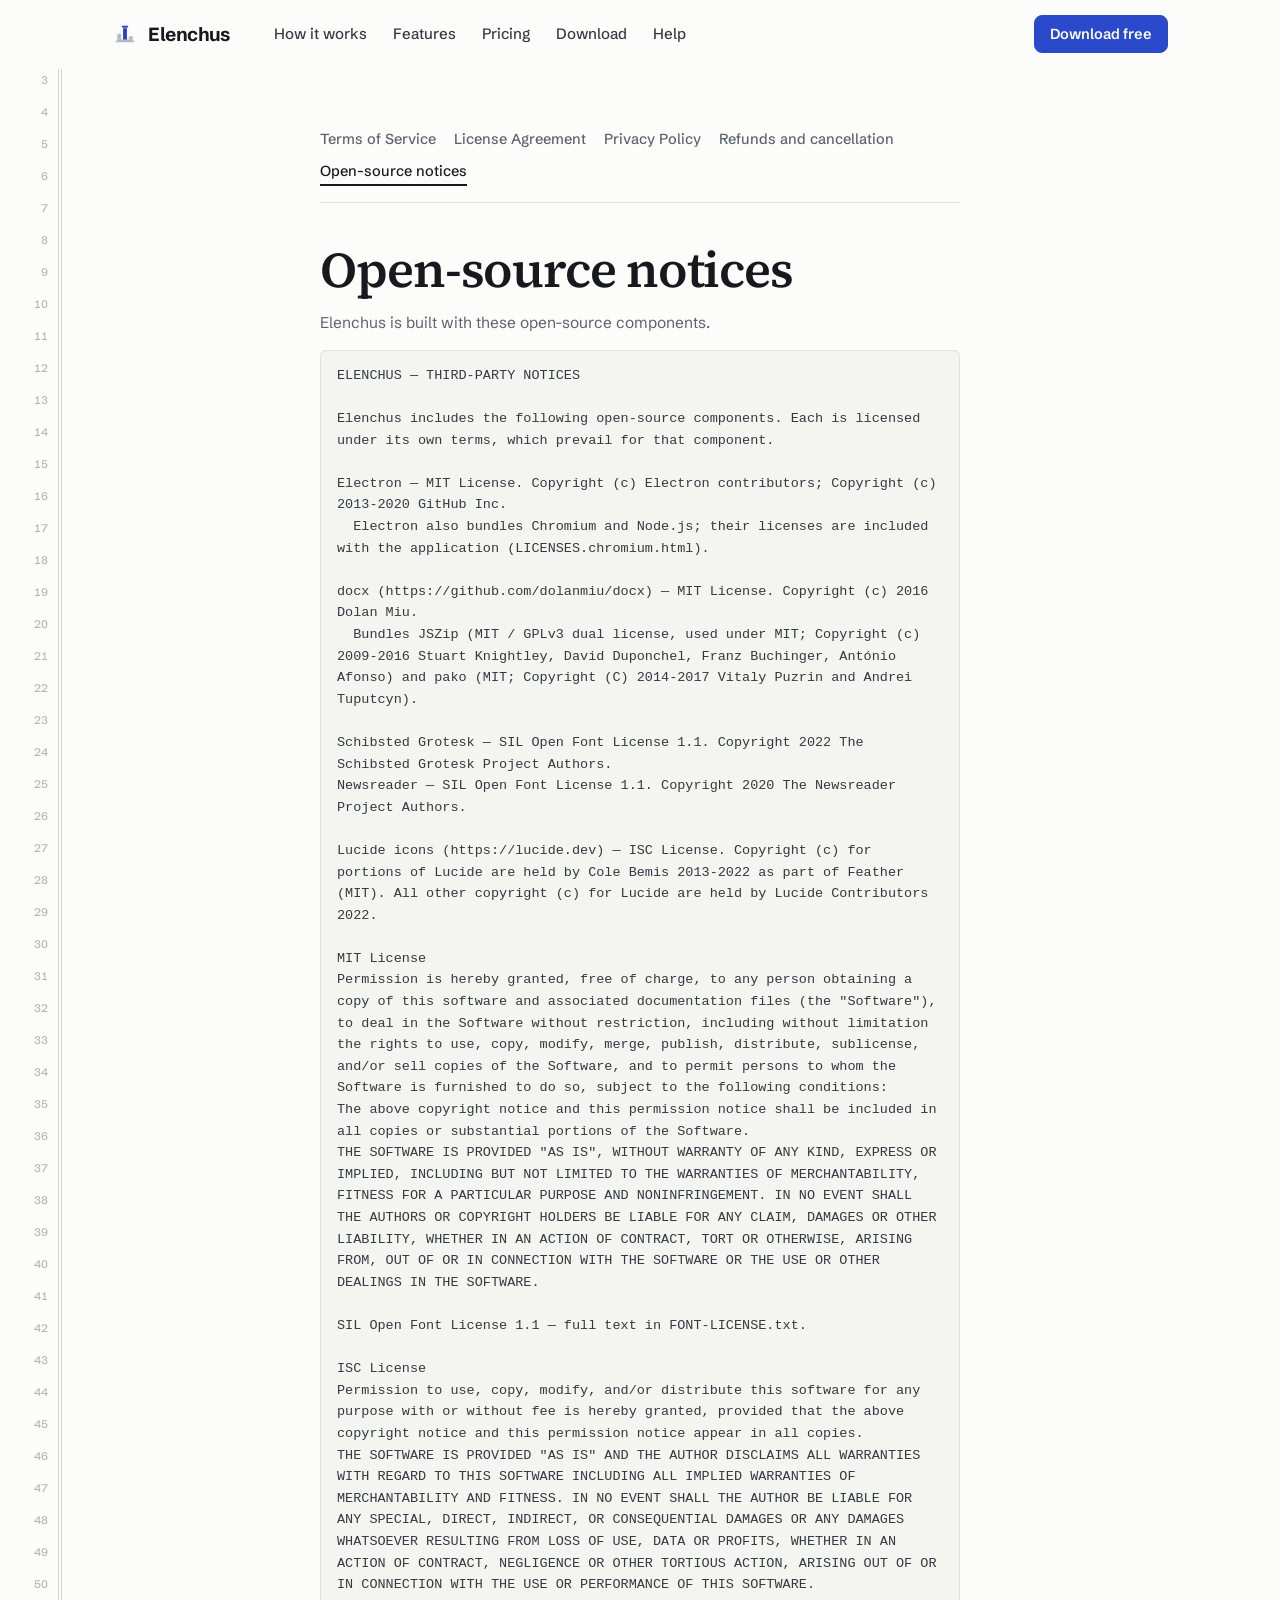
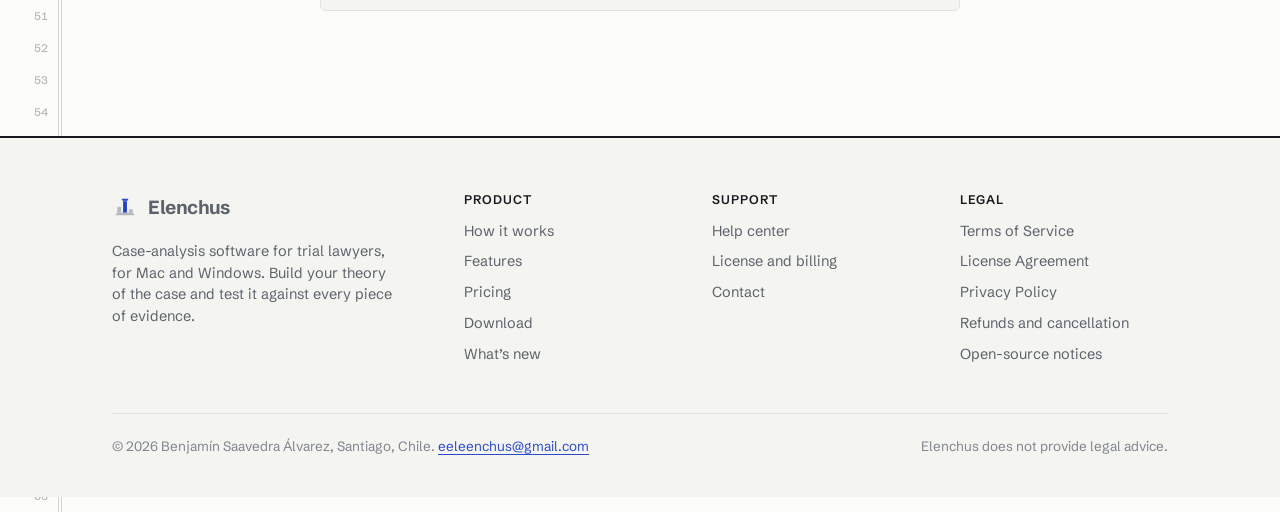
<file: third-party.html>
<!doctype html>
<html lang="en">
<head>
<meta charset="utf-8">
<meta name="viewport" content="width=device-width, initial-scale=1">
<title>Open-source notices | Elenchus</title>
<meta name="description" content="Open-source components used in Elenchus and their licenses.">
<link rel="canonical" href="https://eeleenchus.github.io/third-party.html">
<meta property="og:type" content="website">
<meta property="og:site_name" content="Elenchus">
<meta property="og:title" content="Open-source notices | Elenchus">
<meta property="og:description" content="Open-source components used in Elenchus and their licenses.">
<meta property="og:url" content="https://eeleenchus.github.io/third-party.html">
<meta property="og:image" content="https://eeleenchus.github.io/img/og.png">
<meta name="twitter:card" content="summary_large_image">
<meta name="theme-color" content="#FCFCFA">
<link rel="icon" type="image/png" sizes="32x32" href="img/favicon-32.png">
<link rel="apple-touch-icon" href="img/apple-touch-icon.png">
<link rel="preload" href="fonts/source-serif-4-latin-600-normal.woff2" as="font" type="font/woff2" crossorigin>
<link rel="preload" href="fonts/source-serif-4-latin-400-normal.woff2" as="font" type="font/woff2" crossorigin>
<link rel="stylesheet" href="assets/site.css?v=1793652446">
<script src="assets/site.js?v=1793652446" defer></script>
</head>
<body>
<div class="rail" aria-hidden="true"></div>
<a class="skip" href="#main">Skip to content</a>
<header class="top">
  <div class="wrap">
    <a class="logo" href="./" aria-label="Elenchus home"><img src="img/mark.svg" alt="" width="26" height="26">Elenchus</a>
    <nav class="nav" id="nav" aria-label="Main">
      <a href="./#method" >How it works</a>
      <a href="./#record" >Features</a>
      <a href="pricing.html" >Pricing</a>
      <a href="download.html" >Download</a>
      <a href="help.html" >Help</a>
    </nav>
    <div class="top-cta">
      <a class="btn btn-primary btn-sm" href="download.html">Download free</a>
    </div>
    <button class="menu-btn" aria-label="Menu" aria-expanded="false" aria-controls="nav"><svg class="i" aria-hidden="true" xmlns="http://www.w3.org/2000/svg" viewBox="0 0 24 24" fill="none" stroke="currentColor" stroke-width="2" stroke-linecap="round" stroke-linejoin="round" > <line x1="4" x2="20" y1="12" y2="12" /> <line x1="4" x2="20" y1="6" y2="6" /> <line x1="4" x2="20" y1="18" y2="18" /> </svg></button>
  </div>
</header>
<main id="main">
<div class="wrap doc-layout" style="grid-template-columns:minmax(0,1fr);padding-top:56px"><article class="prose" style="margin:0 auto"><nav class="legal-nav" aria-label="Legal documents"><a href="terms.html">Terms of Service</a><a href="eula.html">License Agreement</a><a href="privacy.html">Privacy Policy</a><a href="refunds.html">Refunds and cancellation</a><a href="third-party.html" aria-current="page">Open-source notices</a></nav><h1>Open-source notices</h1><p class="meta">Elenchus is built with these open-source components.</p><pre class="plain">ELENCHUS — THIRD-PARTY NOTICES

Elenchus includes the following open-source components. Each is licensed under its own terms, which prevail for that component.

Electron — MIT License. Copyright (c) Electron contributors; Copyright (c) 2013-2020 GitHub Inc.
  Electron also bundles Chromium and Node.js; their licenses are included with the application (LICENSES.chromium.html).

docx (https://github.com/dolanmiu/docx) — MIT License. Copyright (c) 2016 Dolan Miu.
  Bundles JSZip (MIT / GPLv3 dual license, used under MIT; Copyright (c) 2009-2016 Stuart Knightley, David Duponchel, Franz Buchinger, António Afonso) and pako (MIT; Copyright (C) 2014-2017 Vitaly Puzrin and Andrei Tuputcyn).

Schibsted Grotesk — SIL Open Font License 1.1. Copyright 2022 The Schibsted Grotesk Project Authors.
Newsreader — SIL Open Font License 1.1. Copyright 2020 The Newsreader Project Authors.

Lucide icons (https://lucide.dev) — ISC License. Copyright (c) for portions of Lucide are held by Cole Bemis 2013-2022 as part of Feather (MIT). All other copyright (c) for Lucide are held by Lucide Contributors 2022.

MIT License
Permission is hereby granted, free of charge, to any person obtaining a copy of this software and associated documentation files (the &quot;Software&quot;), to deal in the Software without restriction, including without limitation the rights to use, copy, modify, merge, publish, distribute, sublicense, and/or sell copies of the Software, and to permit persons to whom the Software is furnished to do so, subject to the following conditions:
The above copyright notice and this permission notice shall be included in all copies or substantial portions of the Software.
THE SOFTWARE IS PROVIDED &quot;AS IS&quot;, WITHOUT WARRANTY OF ANY KIND, EXPRESS OR IMPLIED, INCLUDING BUT NOT LIMITED TO THE WARRANTIES OF MERCHANTABILITY, FITNESS FOR A PARTICULAR PURPOSE AND NONINFRINGEMENT. IN NO EVENT SHALL THE AUTHORS OR COPYRIGHT HOLDERS BE LIABLE FOR ANY CLAIM, DAMAGES OR OTHER LIABILITY, WHETHER IN AN ACTION OF CONTRACT, TORT OR OTHERWISE, ARISING FROM, OUT OF OR IN CONNECTION WITH THE SOFTWARE OR THE USE OR OTHER DEALINGS IN THE SOFTWARE.

SIL Open Font License 1.1 — full text in FONT-LICENSE.txt.

ISC License
Permission to use, copy, modify, and/or distribute this software for any purpose with or without fee is hereby granted, provided that the above copyright notice and this permission notice appear in all copies.
THE SOFTWARE IS PROVIDED &quot;AS IS&quot; AND THE AUTHOR DISCLAIMS ALL WARRANTIES WITH REGARD TO THIS SOFTWARE INCLUDING ALL IMPLIED WARRANTIES OF MERCHANTABILITY AND FITNESS. IN NO EVENT SHALL THE AUTHOR BE LIABLE FOR ANY SPECIAL, DIRECT, INDIRECT, OR CONSEQUENTIAL DAMAGES OR ANY DAMAGES WHATSOEVER RESULTING FROM LOSS OF USE, DATA OR PROFITS, WHETHER IN AN ACTION OF CONTRACT, NEGLIGENCE OR OTHER TORTIOUS ACTION, ARISING OUT OF OR IN CONNECTION WITH THE USE OR PERFORMANCE OF THIS SOFTWARE.
</pre></article></div>
</main>
<footer>
  <div class="wrap">
    <div class="foot">
      <div class="foot-about">
        <a class="logo" href="./"><img src="img/mark.svg" alt="" width="28" height="28">Elenchus</a>
        <p>Case-analysis software for trial lawyers, for Mac and Windows. Build your theory of the case and test it against every piece of evidence.</p>
      </div>
      <div><h4>Product</h4><ul><li><a href="./#method">How it works</a></li><li><a href="./#record">Features</a></li><li><a href="pricing.html">Pricing</a></li><li><a href="download.html">Download</a></li><li><a href="download.html#whats-new">What’s new</a></li></ul></div>
      <div><h4>Support</h4><ul><li><a href="help.html">Help center</a></li><li><a href="help.html#licensing">License and billing</a></li><li><a href="contact.html">Contact</a></li></ul></div>
      <div><h4>Legal</h4><ul><li><a href="terms.html">Terms of Service</a></li><li><a href="eula.html">License Agreement</a></li><li><a href="privacy.html">Privacy Policy</a></li><li><a href="refunds.html">Refunds and cancellation</a></li><li><a href="third-party.html">Open-source notices</a></li></ul></div>
    </div>
    <div class="foot-base">
      <span>© 2026 Benjamín Saavedra Álvarez, Santiago, Chile. <a href="mailto:eeleenchus@gmail.com">eeleenchus@gmail.com</a></span>
      <span>Elenchus does not provide legal advice.</span>
    </div>
  </div>
</footer>
</body>
</html>
</file>
<file: assets/site.css>
/* ═══════════════════════════════════════════════════════════════
   Elenchus website: "the brief".
   Design read: marketing site for trial lawyers. Precise, candid, a little dry.
   The vernacular is the court filing: a case caption, Roman-numbered parts, numbered
   paragraphs, exhibits with stickers, footnotes, a signature block, and pleading paper's
   numbered left margin. Source Serif 4 carries the argument; Schibsted Grotesk carries the
   interface (navigation, buttons, labels). One action colour (docket blue); exhibit yellow
   only on exhibit labels; red only where the record contradicts.
   ═══════════════════════════════════════════════════════════════ */
@font-face { font-family: 'Source Serif 4'; font-weight: 400; font-display: swap; src: url(../fonts/source-serif-4-latin-400-normal.woff2) format('woff2'); }
@font-face { font-family: 'Source Serif 4'; font-weight: 400; font-style: italic; font-display: swap; src: url(../fonts/source-serif-4-latin-400-italic.woff2) format('woff2'); }
@font-face { font-family: 'Source Serif 4'; font-weight: 600; font-display: swap; src: url(../fonts/source-serif-4-latin-600-normal.woff2) format('woff2'); }
@font-face { font-family: 'Source Serif 4'; font-weight: 700; font-display: swap; src: url(../fonts/source-serif-4-latin-700-normal.woff2) format('woff2'); }
@font-face { font-family: 'Schibsted Grotesk'; font-weight: 400; font-display: swap; src: url(../fonts/schibsted-grotesk-latin-400-normal.woff2) format('woff2'); }
@font-face { font-family: 'Schibsted Grotesk'; font-weight: 500; font-display: swap; src: url(../fonts/schibsted-grotesk-latin-500-normal.woff2) format('woff2'); }
@font-face { font-family: 'Schibsted Grotesk'; font-weight: 600; font-display: swap; src: url(../fonts/schibsted-grotesk-latin-600-normal.woff2) format('woff2'); }
@font-face { font-family: 'Schibsted Grotesk'; font-weight: 700; font-display: swap; src: url(../fonts/schibsted-grotesk-latin-700-normal.woff2) format('woff2'); }

:root {
  --paper: #FCFCFA; --paper-2: #F4F4F0; --paper-3: #ECECE6; --white: #FFFFFF;
  --ink: #16191D; --ink-2: #343A42; --muted: #5C626B; --faint: #7F858E;
  --rule: #E2E2DC; --rule-2: #EDEDE8; --margin: #D8D2CB;
  --brand: #2B4ACB; --brand-2: #2240B4; --brand-soft: #EEF1FC;
  --support: #2B7651; --support-bg: #E4F2EA; --contra: #B03A2E; --contra-bg: #FAE7E4;
  --exhibit: #F7DA55; --exhibit-ink: #332900; --exhibit-line: #DDBC33;
  --serif: 'Source Serif 4', 'Iowan Old Style', 'Charter', Georgia, serif;
  --sans: 'Schibsted Grotesk', -apple-system, BlinkMacSystemFont, 'Segoe UI', Roboto, Arial, sans-serif;
  --mono: ui-monospace, 'SF Mono', Menlo, Consolas, monospace;
  /* type scale, ratio 1.25 on an 18px serif base */
  --t-sm: 14px; --t-base: 18px; --t-md: 22px; --t-lg: 28px; --t-xl: 35px; --t-2xl: 44px; --t-3xl: clamp(38px, 4.7vw, 60px);
  --line: 32px;           /* the pleading-paper line */
  --w: 1120px; --measure: 40rem;
  --r: 8px;
  --shadow: 0 1px 1px rgba(22,25,29,.04), 0 8px 24px -6px rgba(22,25,29,.10), 0 28px 60px -20px rgba(22,25,29,.16);
  color-scheme: light;
}
*, *::before, *::after { box-sizing: border-box; }
html { -webkit-text-size-adjust: 100%; scroll-behavior: smooth; scroll-padding-top: 84px; }
body { margin: 0; background: var(--paper); color: var(--ink); font: 400 var(--t-base)/1.65 var(--serif); -webkit-font-smoothing: antialiased; text-rendering: optimizeLegibility; font-feature-settings: 'kern', 'liga', 'onum'; position: relative; }
img { max-width: 100%; height: auto; display: block; }
a { color: var(--brand); text-decoration-thickness: 1px; text-underline-offset: 3px; }
a:hover { color: var(--brand-2); }
:focus-visible { outline: 2px solid var(--brand); outline-offset: 3px; border-radius: 3px; }
@media (prefers-reduced-motion: reduce) { html { scroll-behavior: auto; } *, *::before, *::after { animation: none !important; transition: none !important; } }
.sr { position: absolute; width: 1px; height: 1px; overflow: hidden; clip: rect(0 0 0 0); white-space: nowrap; }
.skip { position: absolute; left: 12px; top: -60px; background: var(--ink); color: #fff; padding: 10px 14px; border-radius: 6px; z-index: 100; font-family: var(--sans); }
.skip:focus { top: 12px; color: #fff; }
svg.i { width: 18px; height: 18px; flex-shrink: 0; stroke-width: 1.75; }
.sans { font-family: var(--sans); }

/* ── pleading paper: numbered lines and the double rule ── */
.rail { position: absolute; left: 0; top: 0; width: 72px; pointer-events: none; z-index: 0; display: none; }
.rail::after { content: ''; position: absolute; top: 0; bottom: 0; right: 10px; width: 4px; border-left: 1px solid var(--margin); border-right: 1px solid var(--margin); }
.rail i { display: block; height: var(--line); text-align: right; padding-right: 24px; font: 500 11px/var(--line) var(--sans); color: #B9B3AB; font-style: normal; font-variant-numeric: tabular-nums; }
@media (min-width: 1260px) { .rail { display: block; } }

.wrap { max-width: var(--w); margin: 0 auto; padding: 0 32px; position: relative; z-index: 1; }

/* ── header ── */
.top { position: sticky; top: 0; z-index: 50; background: color-mix(in srgb, var(--paper) 88%, transparent); backdrop-filter: saturate(1.3) blur(12px); border-bottom: 1px solid transparent; transition: border-color .2s; }
.top.scrolled { border-bottom-color: var(--rule); }
.top .wrap { display: flex; align-items: center; gap: 32px; height: 68px; }
.logo { display: inline-flex; align-items: center; gap: 10px; color: var(--ink); text-decoration: none; font: 700 19px/1 var(--sans); letter-spacing: -.02em; }
.logo img { width: 26px; height: 26px; }
.nav { display: flex; gap: 2px; font-family: var(--sans); }
.nav a { color: var(--ink-2); text-decoration: none; font-size: 15px; font-weight: 500; padding: 8px 12px; border-radius: 6px; }
.nav a:hover { background: var(--paper-2); color: var(--ink); }
.nav a[aria-current="page"] { color: var(--ink); box-shadow: inset 0 -2px 0 var(--ink); border-radius: 0; }
.top-cta { margin-left: auto; }
.menu-btn { display: none; margin-left: auto; border: 0; background: transparent; padding: 8px; border-radius: 6px; color: var(--ink); cursor: pointer; }
.menu-btn .i { width: 22px; height: 22px; }

/* ── buttons ── */
.btn { display: inline-flex; align-items: center; justify-content: center; gap: 8px; height: 46px; padding: 0 20px; border-radius: var(--r); border: 1px solid var(--ink); background: transparent; color: var(--ink); font: 600 15.5px/1 var(--sans); text-decoration: none; cursor: pointer; transition: background .15s, color .15s, border-color .15s; white-space: nowrap; }
.btn:hover { background: var(--ink); color: var(--paper); }
.btn-primary { background: var(--brand); border-color: var(--brand); color: #fff; }
.btn-primary:hover { background: var(--brand-2); border-color: var(--brand-2); color: #fff; }
.btn-sm { height: 38px; padding: 0 15px; font-size: 14.5px; }
.btn .i { width: 17px; height: 17px; }
.link-arrowless { font-family: var(--sans); font-weight: 600; font-size: 15.5px; color: var(--ink); }

/* ── the case caption (hero) ── */
.filing { padding: 56px 0 0; }
.court { font: 600 13px/1.4 var(--sans); letter-spacing: .14em; text-transform: uppercase; color: var(--muted); text-align: center; margin: 0 0 28px; }
.caption { display: grid; grid-template-columns: minmax(0, 1fr) 28px minmax(0, 1fr); border-top: 2px solid var(--ink); border-bottom: 1px solid var(--ink); padding: 26px 0 24px; font-family: var(--serif); }
.parties { display: grid; align-content: center; gap: 4px; padding-right: 12px; }
.party { font-size: 19px; letter-spacing: .06em; text-transform: uppercase; font-weight: 600; line-height: 1.35; }
.role { font-style: italic; color: var(--muted); padding-left: 3.5em; font-size: 17px; }
.versus { padding-left: 1.6em; font-style: italic; color: var(--muted); margin: 6px 0; }
.paren { display: grid; align-content: center; justify-items: center; color: var(--ink-2); font-size: 19px; line-height: 1.32; user-select: none; }
.matter { display: grid; align-content: center; gap: 10px; padding-left: 28px; }
.matter .no { font: 500 14px/1 var(--sans); color: var(--muted); letter-spacing: .02em; }
.matter .title { font-size: 19px; font-weight: 600; letter-spacing: .06em; text-transform: uppercase; line-height: 1.35; }
.matter .judge { font-style: italic; color: var(--muted); font-size: 17px; }

.hero { display: grid; grid-template-columns: minmax(0, 1fr) minmax(0, 1.08fr); gap: 64px; align-items: start; padding: 64px 0 104px; }
.h1 { font: 600 var(--t-3xl)/1.02 var(--serif); letter-spacing: -.025em; margin: 0; text-wrap: balance; font-feature-settings: 'kern', 'liga', 'lnum'; }
.lede { font-size: var(--t-md); line-height: 1.5; color: var(--ink-2); margin: 26px 0 0; max-width: 34rem; text-wrap: pretty; }
.cta-row { display: flex; flex-wrap: wrap; gap: 12px; align-items: center; margin-top: 34px; }
.facts-line { display: flex; flex-wrap: wrap; gap: 6px 22px; margin-top: 22px; font: 500 14.5px/1.4 var(--sans); color: var(--muted); }
.facts-line span { display: inline-flex; align-items: center; gap: 7px; }
.facts-line .i { width: 16px; height: 16px; }

/* ── exhibits ── */
.exhibit { position: relative; margin: 0; }
.sticker { position: absolute; z-index: 2; top: -14px; left: 18px; display: inline-flex; align-items: baseline; gap: 6px; background: var(--exhibit); color: var(--exhibit-ink); box-shadow: inset 0 0 0 1px var(--exhibit-line), 0 1px 2px rgba(51,41,0,.18); padding: 6px 10px 5px; border-radius: 4px; font: 600 11.5px/1 var(--sans); letter-spacing: .08em; text-transform: uppercase; }
.sticker b { font-size: 15px; letter-spacing: 0; }
.exhibit .plate { border: 1px solid var(--rule); border-radius: 10px; overflow: hidden; background: var(--white); box-shadow: var(--shadow); }
.exhibit figcaption { margin-top: 14px; font-size: 15.5px; line-height: 1.5; color: var(--muted); max-width: 44rem; }
.exhibit figcaption b { color: var(--ink); font-weight: 600; }

/* the live theory test, Exhibit 1 */
.demo { font: 400 14px/1.35 var(--sans); background: var(--white); }
.demo table { width: 100%; border-collapse: collapse; table-layout: fixed; }
.demo th, .demo td { border-bottom: 1px solid var(--rule-2); padding: 0; }
.demo thead th { text-align: left; vertical-align: bottom; padding: 26px 10px 10px; font-weight: 600; font-size: 13px; line-height: 1.25; color: var(--ink); }
.demo thead th:first-child { padding-left: 18px; color: var(--muted); font-weight: 500; }
.demo th:first-child, .demo td:first-child { width: 41%; }
.demo .side { display: inline-block; font-size: 11px; font-weight: 600; padding: 2px 6px; border-radius: 4px; margin-bottom: 6px; }
.side-ours { background: var(--brand-soft); color: var(--brand); } .side-opp { background: var(--contra-bg); color: var(--contra); } .side-alt { background: var(--paper-3); color: var(--muted); }
.demo .lead { background: color-mix(in srgb, var(--brand-soft) 65%, #fff); }
.demo thead th.lead { box-shadow: inset 0 3px 0 var(--brand); }
.demo .item { display: flex; align-items: center; gap: 9px; padding: 9px 6px 9px 18px; font-size: 13px; line-height: 1.3; font-weight: 400; text-align: left; color: var(--ink-2); }
.ex { display: inline-grid; place-items: center; min-width: 28px; height: 19px; padding: 0 5px; border-radius: 3px; background: var(--exhibit); color: var(--exhibit-ink); box-shadow: inset 0 0 0 1px var(--exhibit-line); font: 700 11px/1 var(--sans); flex-shrink: 0; }
.mark { width: 100%; height: 46px; display: grid; place-items: center; border: 0; background: transparent; cursor: pointer; padding: 0; }
.mark span { display: inline-grid; place-items: center; min-width: 36px; height: 24px; padding: 0 7px; border-radius: 5px; font: 700 13px/1 var(--sans); letter-spacing: .04em; color: var(--faint); }
.mark:hover span { box-shadow: inset 0 0 0 1.5px var(--rule); }
.mark.bump span { animation: bump .26s ease-out; }
@keyframes bump { 45% { transform: scale(1.16); } }
.mark[data-v="2"] span { background: var(--support); color: #fff; }
.mark[data-v="1"] span { background: var(--support-bg); color: var(--support); }
.mark[data-v="-1"] span { background: var(--contra-bg); color: var(--contra); }
.mark[data-v="-2"] span { background: var(--contra); color: #fff; }
.demo tfoot td { border-bottom: 0; padding: 12px 10px 14px; vertical-align: top; }
.demo tfoot td:first-child { padding-left: 18px; font-size: 12.5px; color: var(--muted); font-weight: 600; }
.demo tfoot small { display: block; font-weight: 400; }
.score { font: 600 28px/1 var(--serif); letter-spacing: -.02em; font-feature-settings: 'lnum'; }
.meter { margin-top: 8px; height: 4px; border-radius: 2px; background: var(--rule-2); overflow: hidden; }
.meter i { display: block; height: 100%; width: 0; background: var(--contra); transition: width .35s cubic-bezier(.2,.8,.2,1); }
.lead .meter i { background: var(--brand); }
.verdict { display: flex; gap: 10px; align-items: flex-start; padding: 13px 18px; border-top: 1px solid var(--rule); background: var(--paper); font: 400 15.5px/1.45 var(--serif); color: var(--ink-2); min-height: 52px; }
.verdict .i { color: var(--brand); margin-top: 3px; }
.verdict b { color: var(--ink); font-weight: 600; }
.demo-note { margin: 14px 0 0; font: 500 13.5px/1.4 var(--sans); color: var(--faint); display: flex; gap: 7px; align-items: center; }
.demo-note .i { width: 15px; height: 15px; }

/* ── parts of the brief ── */
.part { padding: 96px 0; border-top: 1px solid var(--rule); }
.part-head { display: grid; grid-template-columns: 88px minmax(0, 1fr); gap: 0 24px; margin-bottom: 48px; }
.numeral { font: 600 var(--t-xl)/1.1 var(--serif); color: var(--faint); font-feature-settings: 'lnum'; }
.h2 { font: 600 var(--t-2xl)/1.1 var(--serif); letter-spacing: -.02em; margin: 0; text-wrap: balance; max-width: 22ch; }
.part-head p { grid-column: 2; margin: 18px 0 0; color: var(--ink-2); font-size: var(--t-md); line-height: 1.5; max-width: var(--measure); }
.body { margin-left: 112px; max-width: var(--measure); }
.body p { margin: 0 0 18px; color: var(--ink-2); }
.paras { list-style: none; margin: 0; padding: 0; counter-reset: p; }
.paras li { counter-increment: p; position: relative; padding: 0 0 26px 0; margin: 0; color: var(--ink-2); }
.paras li::before { content: counter(p) '.'; position: absolute; left: -48px; top: 1px; font: 600 15px/1.65 var(--sans); color: var(--faint); font-variant-numeric: tabular-nums; }
.paras b { color: var(--ink); font-weight: 600; }
.h3 { font: 600 var(--t-md)/1.25 var(--serif); margin: 0 0 8px; color: var(--ink); }
.fn { font: 600 11px/0 var(--sans); vertical-align: super; margin-left: 1px; }
.fn a { text-decoration: none; }
.footnotes { margin: 40px 0 0 112px; padding-top: 18px; border-top: 1px solid var(--rule); max-width: var(--measure); font: 400 14px/1.55 var(--sans); color: var(--muted); }
.footnotes ol { margin: 0; padding-left: 18px; }
.footnotes li { margin-bottom: 6px; }

/* exhibits section */
.ex-main { margin-top: 8px; }
.ex-pair { display: grid; grid-template-columns: minmax(0, 1.25fr) minmax(0, 1fr); gap: 40px; margin-top: 88px; align-items: start; }
.ex-pair .exhibit:last-child { margin-top: 120px; }
.minor { display: grid; grid-template-columns: repeat(3, minmax(0, 1fr)); gap: 0; margin: 96px 0 0 112px; border-top: 1px solid var(--ink); }
.minor div { padding: 22px 24px 4px 24px; border-left: 1px solid var(--rule); }
.minor div:nth-child(3n+1) { padding-left: 0; border-left: 0; }
.minor div:nth-child(n+4) { border-top: 1px solid var(--rule-2); }
.minor .i { color: var(--ink-2); width: 20px; height: 20px; }
.minor h3 { font: 600 17px/1.3 var(--sans); margin: 12px 0 6px; letter-spacing: -.01em; }
.minor p { margin: 0 0 18px; font: 400 15px/1.5 var(--sans); color: var(--muted); }

/* the declaration (confidentiality) */
.declaration { margin-left: 112px; max-width: 46rem; background: var(--white); border: 1px solid var(--rule); border-radius: 4px; padding: 44px 52px 40px; box-shadow: var(--shadow); position: relative; }
.declaration .dtitle { text-align: center; font: 600 15px/1.4 var(--sans); letter-spacing: .14em; text-transform: uppercase; margin: 0 0 26px; }
.declaration .intro { margin: 0 0 18px; }
.declaration ol { margin: 0; padding-left: 26px; }
.declaration li { margin-bottom: 14px; color: var(--ink-2); }
.declaration li::marker { font: 600 15px var(--sans); color: var(--faint); }
.sig { margin-top: 30px; display: grid; grid-template-columns: auto 1fr; gap: 4px 18px; align-items: end; font-size: 16px; }
.sig .s { font-style: italic; border-bottom: 1px solid var(--ink); padding: 0 24px 2px 4px; font-size: 20px; }
.sig .who { grid-column: 1; color: var(--muted); font-size: 14.5px; font-family: var(--sans); }

/* fee schedule */
.fees { margin-left: 112px; }
.fee-table { width: 100%; border-collapse: collapse; font-size: 17px; }
.fee-table th, .fee-table td { text-align: left; padding: 22px 16px 22px 0; vertical-align: top; }
.fee-table tbody tr { border-bottom: 1px solid var(--rule); }
.fee-table thead th { font: 600 13px/1 var(--sans); letter-spacing: .08em; text-transform: uppercase; color: var(--muted); padding: 0 16px 12px 0; border-bottom: 2px solid var(--ink); }
.fee-table .plan { font-weight: 600; font-size: var(--t-md); white-space: nowrap; }
.fee-table .amt { font: 600 var(--t-lg)/1 var(--serif); font-feature-settings: 'lnum'; white-space: nowrap; }
.fee-table .amt small { display: block; margin-top: 8px; font: 400 14px/1.3 var(--sans); color: var(--muted); }
.fee-table td.inc { color: var(--ink-2); font-size: 16.5px; }
.fee-table td.act { text-align: right; padding-right: 0; white-space: nowrap; }
.fee-table tr.rec td { background: linear-gradient(90deg, var(--brand-soft), transparent 75%); }
.fee-table tr.rec td:first-child { box-shadow: inset 3px 0 0 var(--brand); padding-left: 16px; }
.fee-note { margin: 18px 0 0; font: 400 14px/1.55 var(--sans); color: var(--muted); max-width: 48rem; }
.tagline { display: block; width: max-content; margin-top: 8px; font: 600 11.5px/1 var(--sans); color: var(--brand); background: var(--brand-soft); padding: 4px 7px; border-radius: 4px; vertical-align: 3px; letter-spacing: .02em; }

/* questions presented */
.qp { margin-left: 112px; max-width: 46rem; border-top: 1px solid var(--rule); counter-reset: q; }
.qp details { border-bottom: 1px solid var(--rule); counter-increment: q; }
.qp summary { list-style: none; cursor: pointer; padding: 22px 44px 22px 0; font: 600 19px/1.4 var(--serif); position: relative; }
.qp summary::-webkit-details-marker { display: none; }
.qp summary::before { content: counter(q) '.'; position: absolute; left: -48px; font: 600 15px/1.9 var(--sans); color: var(--faint); }
.qp summary::after { content: '+'; position: absolute; right: 4px; top: 18px; font: 400 26px/1 var(--sans); color: var(--muted); transition: transform .2s; }
.qp details[open] summary::after { transform: rotate(45deg); }
.qp .a { padding: 0 0 24px; color: var(--ink-2); }
.qp .a p { margin: 0 0 12px; } .qp .a p:last-child { margin: 0; }

/* conclusion + signature */
.conclusion { padding: 104px 0 112px; border-top: 1px solid var(--rule); }
.conclusion .body { max-width: 44rem; }
.wherefore { font: 400 var(--t-lg)/1.4 var(--serif); color: var(--ink); margin: 0; text-wrap: pretty; }
.wherefore em { font-style: normal; font-weight: 600; letter-spacing: .06em; text-transform: uppercase; font-size: .78em; }
.signoff { margin: 48px 0 0 auto; width: max-content; max-width: 100%; font-size: 16.5px; line-height: 1.55; }
.signoff .s { display: block; font-style: italic; font-size: 22px; border-bottom: 1px solid var(--ink); padding: 0 40px 2px 2px; margin: 10px 0 8px; }
.signoff span { display: block; color: var(--muted); font-family: var(--sans); font-size: 14.5px; }

/* ── inner pages: a filing header ── */
.doc-head { padding: 64px 0 40px; }
.doc-head .court { text-align: left; margin-bottom: 18px; }
.doc-title { font: 600 clamp(36px, 4.6vw, 56px)/1.05 var(--serif); letter-spacing: -.022em; margin: 0; padding-bottom: 22px; border-bottom: 2px solid var(--ink); max-width: 20ch; }
.doc-head .lede { margin-top: 22px; }

/* pricing page */
.billing { display: inline-flex; gap: 2px; padding: 4px; border-radius: 9px; background: var(--paper-3); font-family: var(--sans); margin-bottom: 36px; }
.billing button { border: 0; background: transparent; padding: 9px 16px; border-radius: 6px; font: 600 14.5px/1 var(--sans); color: var(--muted); cursor: pointer; }
.billing button[aria-pressed="true"] { background: var(--white); color: var(--ink); box-shadow: 0 1px 2px rgba(22,25,29,.12); }
.billing em { font-style: normal; color: var(--support); margin-left: 4px; }
.plans { display: grid; grid-template-columns: repeat(2, minmax(0, 1fr)); gap: 0; border-top: 2px solid var(--ink); border-bottom: 1px solid var(--rule); }
.plan { padding: 34px 40px 36px 0; display: flex; flex-direction: column; }
.plan + .plan { padding-left: 40px; border-left: 1px solid var(--rule); }
.plan-name { font: 600 var(--t-md)/1.2 var(--serif); display: flex; align-items: center; gap: 8px; }
.price { margin: 18px 0 6px; display: flex; align-items: baseline; gap: 8px; }
.price b { font: 600 56px/1 var(--serif); letter-spacing: -.03em; font-feature-settings: 'lnum'; }
.price span { color: var(--muted); font: 400 16px var(--sans); }
.price-note { color: var(--muted); font: 400 15px/1.45 var(--sans); min-height: 22px; }
.ticks { list-style: none; padding: 0; margin: 24px 0 30px; display: grid; gap: 10px; flex: 1; }
.ticks li { display: flex; gap: 10px; align-items: flex-start; color: var(--ink-2); font-size: 17px; }
.ticks .i { color: var(--support); margin-top: 5px; width: 16px; height: 16px; }
.plan .btn { width: 100%; }
.plan-fine { margin: 12px 0 0; font: 400 13.5px/1.45 var(--sans); color: var(--faint); }
.compare { width: 100%; margin: 72px 0 0; border-collapse: collapse; font-size: 16.5px; }
.compare th, .compare td { padding: 14px 12px 14px 0; border-bottom: 1px solid var(--rule); text-align: left; }
.compare thead th { font: 600 13px/1 var(--sans); letter-spacing: .08em; text-transform: uppercase; color: var(--muted); border-bottom: 2px solid var(--ink); }
.compare td:not(:first-child), .compare th:not(:first-child) { text-align: center; width: 20%; }
.compare .i { color: var(--support); display: inline-block; vertical-align: -3px; width: 17px; height: 17px; }
.compare .no { color: var(--faint); font-family: var(--sans); font-size: 14.5px; }

/* FAQ on inner pages uses the questions-presented style */
.faq { max-width: 46rem; border-top: 1px solid var(--rule); counter-reset: q; }
.faq details { border-bottom: 1px solid var(--rule); counter-increment: q; }
.faq summary { list-style: none; cursor: pointer; padding: 20px 44px 20px 0; font: 600 18.5px/1.4 var(--serif); position: relative; }
.faq summary::-webkit-details-marker { display: none; }
.faq summary::after { content: '+'; position: absolute; right: 4px; top: 16px; font: 400 26px/1 var(--sans); color: var(--muted); transition: transform .2s; }
.faq details[open] summary::after { transform: rotate(45deg); }
.faq .a { padding: 0 0 22px; color: var(--ink-2); }
.faq .a p { margin: 0 0 10px; } .faq .a p:last-child { margin: 0; }

/* download page */
.dl-grid { display: grid; grid-template-columns: repeat(3, minmax(0, 1fr)); gap: 0; border-top: 2px solid var(--ink); border-bottom: 1px solid var(--rule); }
.dl { padding: 30px 28px 30px 0; display: flex; flex-direction: column; position: relative; }
.dl + .dl { padding-left: 28px; border-left: 1px solid var(--rule); }
.dl.rec::before { content: ''; position: absolute; left: 0; right: 0; top: -2px; height: 4px; background: var(--brand); }
.dl + .dl.rec::before { left: 0; }
.dl .rec-tag { font: 600 12px/1 var(--sans); color: var(--brand); margin-bottom: 12px; }
.dl .os { display: flex; align-items: center; gap: 10px; font: 600 var(--t-md)/1.2 var(--serif); }
.dl .os .i { width: 22px; height: 22px; }
.dl p { margin: 10px 0 22px; color: var(--muted); font: 400 15.5px/1.5 var(--sans); flex: 1; }
.dl .meta { font: 400 13px/1 var(--sans); color: var(--faint); margin-top: 12px; }
.install { display: grid; grid-template-columns: repeat(2, minmax(0, 1fr)); gap: 56px; }
.install h3 { display: flex; align-items: center; gap: 10px; }
.install ol { margin: 16px 0 0; padding-left: 22px; color: var(--ink-2); }
.install li { margin-bottom: 10px; padding-left: 4px; }
.install li::marker { font: 600 15px var(--sans); color: var(--faint); }
code, kbd { font: 500 .84em/1.4 var(--mono); background: var(--paper-3); border-radius: 4px; padding: 2px 6px; }
kbd { border: 1px solid var(--rule); border-bottom-width: 2px; background: var(--white); }
pre { background: var(--ink); color: #ECEDEF; border-radius: 6px; padding: 14px 16px; overflow-x: auto; font-size: 14px; }
pre code { background: none; padding: 0; color: inherit; }
.note { display: flex; gap: 12px; padding: 16px 18px; border-left: 3px solid var(--brand); background: var(--brand-soft); color: var(--ink-2); font: 400 15.5px/1.5 var(--sans); margin: 24px 0; }
.note .i { color: var(--brand); margin-top: 2px; }
.sums { width: 100%; border-collapse: collapse; font: 400 13.5px/1.4 var(--sans); }
.sums td { padding: 11px 12px 11px 0; border-bottom: 1px solid var(--rule); vertical-align: top; }
.sums td:last-child { font-family: var(--mono); word-break: break-all; color: var(--muted); }
.small { font: 400 15px/1.55 var(--sans); }
.muted { color: var(--muted); }
.section { padding: 72px 0; border-top: 1px solid var(--rule); }
.section-title { font: 600 var(--t-xl)/1.15 var(--serif); letter-spacing: -.015em; margin: 0 0 24px; }

/* help + legal documents */
.doc-layout { display: grid; grid-template-columns: 210px minmax(0, 1fr); gap: 72px; padding: 8px 0 112px; }
.toc { position: sticky; top: 96px; align-self: start; font: 400 14.5px/1.4 var(--sans); }
.toc b { display: block; font-size: 12.5px; letter-spacing: .08em; text-transform: uppercase; color: var(--faint); font-weight: 600; margin-bottom: 12px; }
.toc a { display: block; color: var(--muted); text-decoration: none; padding: 6px 0 6px 12px; border-left: 1px solid var(--rule); }
.toc a:hover, .toc a.on { color: var(--ink); border-left-color: var(--ink); }
.prose { max-width: var(--measure); }
.prose h1 { font: 600 clamp(34px, 4.4vw, 50px)/1.06 var(--serif); letter-spacing: -.022em; margin: 0 0 12px; }
.prose h2 { font: 600 var(--t-lg)/1.2 var(--serif); letter-spacing: -.015em; margin: 56px 0 14px; scroll-margin-top: 96px; }
.prose h3 { font: 600 19px/1.3 var(--serif); margin: 30px 0 8px; scroll-margin-top: 96px; }
.prose p, .prose li { color: var(--ink-2); }
.prose ul, .prose ol { padding-left: 24px; }
.prose li { margin-bottom: 8px; }
.prose li::marker { color: var(--faint); font-family: var(--sans); }
.prose table { width: 100%; border-collapse: collapse; font: 400 15px/1.5 var(--sans); margin: 18px 0 24px; }
.prose th, .prose td { text-align: left; padding: 11px 12px 11px 0; border-bottom: 1px solid var(--rule); vertical-align: top; }
.prose th { color: var(--muted); font-weight: 600; font-size: 12.5px; letter-spacing: .08em; text-transform: uppercase; border-bottom: 2px solid var(--ink); }
.prose td:first-child { color: var(--ink); font-weight: 500; }
.prose .meta { color: var(--muted); font: 400 15.5px/1.5 var(--sans); }
.prose strong { font-weight: 600; color: var(--ink); }
.prose hr { border: 0; border-top: 1px solid var(--rule); margin: 40px 0; }
.legal-nav { display: flex; flex-wrap: wrap; gap: 4px 18px; margin: 0 0 40px; font: 500 14.5px/1.4 var(--sans); padding-bottom: 16px; border-bottom: 1px solid var(--rule); }
.legal-nav a { color: var(--muted); text-decoration: none; padding: 4px 0; }
.legal-nav a[aria-current="page"] { color: var(--ink); box-shadow: inset 0 -2px 0 var(--ink); }
.prose pre.plain { background: var(--paper-2); color: var(--ink-2); white-space: pre-wrap; font: 400 13.5px/1.6 var(--mono); border: 1px solid var(--rule); }
.e404 { padding: 120px 0 140px; }

/* ── footer ── */
footer { border-top: 2px solid var(--ink); padding: 56px 0 40px; font: 400 14.5px/1.5 var(--sans); color: var(--muted); background: var(--paper-2); position: relative; z-index: 1; }
.foot { display: grid; grid-template-columns: 1.5fr repeat(3, 1fr); gap: 40px; }
.foot h4 { margin: 0 0 14px; font: 600 12.5px/1 var(--sans); letter-spacing: .08em; text-transform: uppercase; color: var(--ink); }
.foot ul { list-style: none; margin: 0; padding: 0; display: grid; gap: 9px; }
.foot a { color: var(--muted); text-decoration: none; }
.foot a:hover { color: var(--ink); text-decoration: underline; }
.foot-about p { margin: 14px 0 0; max-width: 32ch; }
.foot-base { margin-top: 48px; padding-top: 22px; border-top: 1px solid var(--rule); display: flex; flex-wrap: wrap; gap: 8px 24px; justify-content: space-between; font-size: 13.5px; color: var(--faint); }

/* one orchestrated entrance: the caption, then the motion, then the exhibit */
.filing .caption, .hero > div { animation: rise .7s cubic-bezier(.2,.8,.2,1) both; }
.hero > div:first-child { animation-delay: .08s; } .hero > div:last-child { animation-delay: .18s; }
@keyframes rise { from { opacity: 0; transform: translateY(10px); } }

/* ── responsive ── */
@media (max-width: 1060px) {
  .hero { grid-template-columns: 1fr; gap: 72px; }
  .ex-pair { grid-template-columns: 1fr; } .ex-pair .exhibit:last-child { margin-top: 24px; }
  .doc-layout { grid-template-columns: 1fr; gap: 0; } .toc { display: none; }
  .foot { grid-template-columns: 1fr 1fr; }
}
@media (max-width: 860px) {
  :root { --t-2xl: 34px; --t-xl: 28px; --t-md: 19px; --t-lg: 23px; }
  body { font-size: 17px; }
  .wrap { padding: 0 18px; }
  .nav, .top-cta { display: none; }
  .menu-btn { display: inline-flex; }
  .top.open .nav { display: flex; flex-direction: column; position: absolute; top: 68px; left: 0; right: 0; background: var(--paper); border-bottom: 1px solid var(--rule); padding: 8px 12px 16px; }
  .top.open .nav a { padding: 13px 10px; font-size: 17px; }
  .top.open .nav a[aria-current="page"] { box-shadow: none; font-weight: 700; }
  .filing { padding-top: 32px; }
  .caption { grid-template-columns: 1fr; padding: 20px 0; gap: 18px; }
  .paren { display: none; }
  .matter { padding-left: 0; border-top: 1px solid var(--rule); padding-top: 16px; }
  .party, .matter .title { font-size: 16px; }
  .role { padding-left: 2em; }
  .hero { padding: 40px 0 72px; gap: 56px; }
  .part { padding: 64px 0; }
  .part-head { grid-template-columns: 1fr; }
  .part-head p { grid-column: 1; }
  .numeral { font-size: 22px; margin-bottom: 8px; }
  .body, .footnotes, .minor, .declaration, .fees, .qp { margin-left: 0; }
  .paras li { padding-left: 32px; } .paras li::before { left: 0; }
  .qp summary { padding-left: 32px; } .qp summary::before { left: 0; }
  .minor { grid-template-columns: 1fr; }
  .minor div, .minor div:nth-child(n) { padding: 20px 0 4px; border-left: 0; border-top: 0; border-bottom: 1px solid var(--rule); }
  .declaration { padding: 30px 22px; }
  .fee-table thead { display: none; }
  .fee-table tr { display: grid; grid-template-columns: 1fr auto; padding: 18px 0; border-bottom: 1px solid var(--rule); }
  .fee-table td { border: 0; padding: 4px 0; }
  .fee-table td.inc { grid-column: 1 / -1; }
  .fee-table td.act { grid-column: 1 / -1; text-align: left; padding-top: 10px; }
  .fee-table tr.rec td:first-child { padding-left: 0; box-shadow: none; }
  .fee-table tr.rec { box-shadow: inset 3px 0 0 var(--brand); padding-left: 14px; background: linear-gradient(90deg, var(--brand-soft), transparent 80%); }
  .fee-table tr.rec td { background: none; }
  .plans, .dl-grid, .install { grid-template-columns: 1fr; }
  .plan, .plan + .plan, .dl, .dl + .dl { padding: 28px 0; border-left: 0; }
  .plan + .plan, .dl + .dl { border-top: 1px solid var(--rule); }
  .demo th:first-child, .demo td:first-child { width: 44%; }
  .demo .item { padding-left: 12px; font-size: 12px; } .demo thead th { font-size: 11.5px; padding: 22px 6px 8px; } .demo thead th:first-child { padding-left: 12px; }
  .mark span { min-width: 28px; padding: 0 5px; }
  .foot { grid-template-columns: 1fr; }
  .signoff { margin-left: 0; }
}
.plan-tag { font: 600 11.5px/1 var(--sans); color: var(--brand); background: var(--brand-soft); padding: 4px 7px; border-radius: 4px; letter-spacing: .02em; }
</file>
